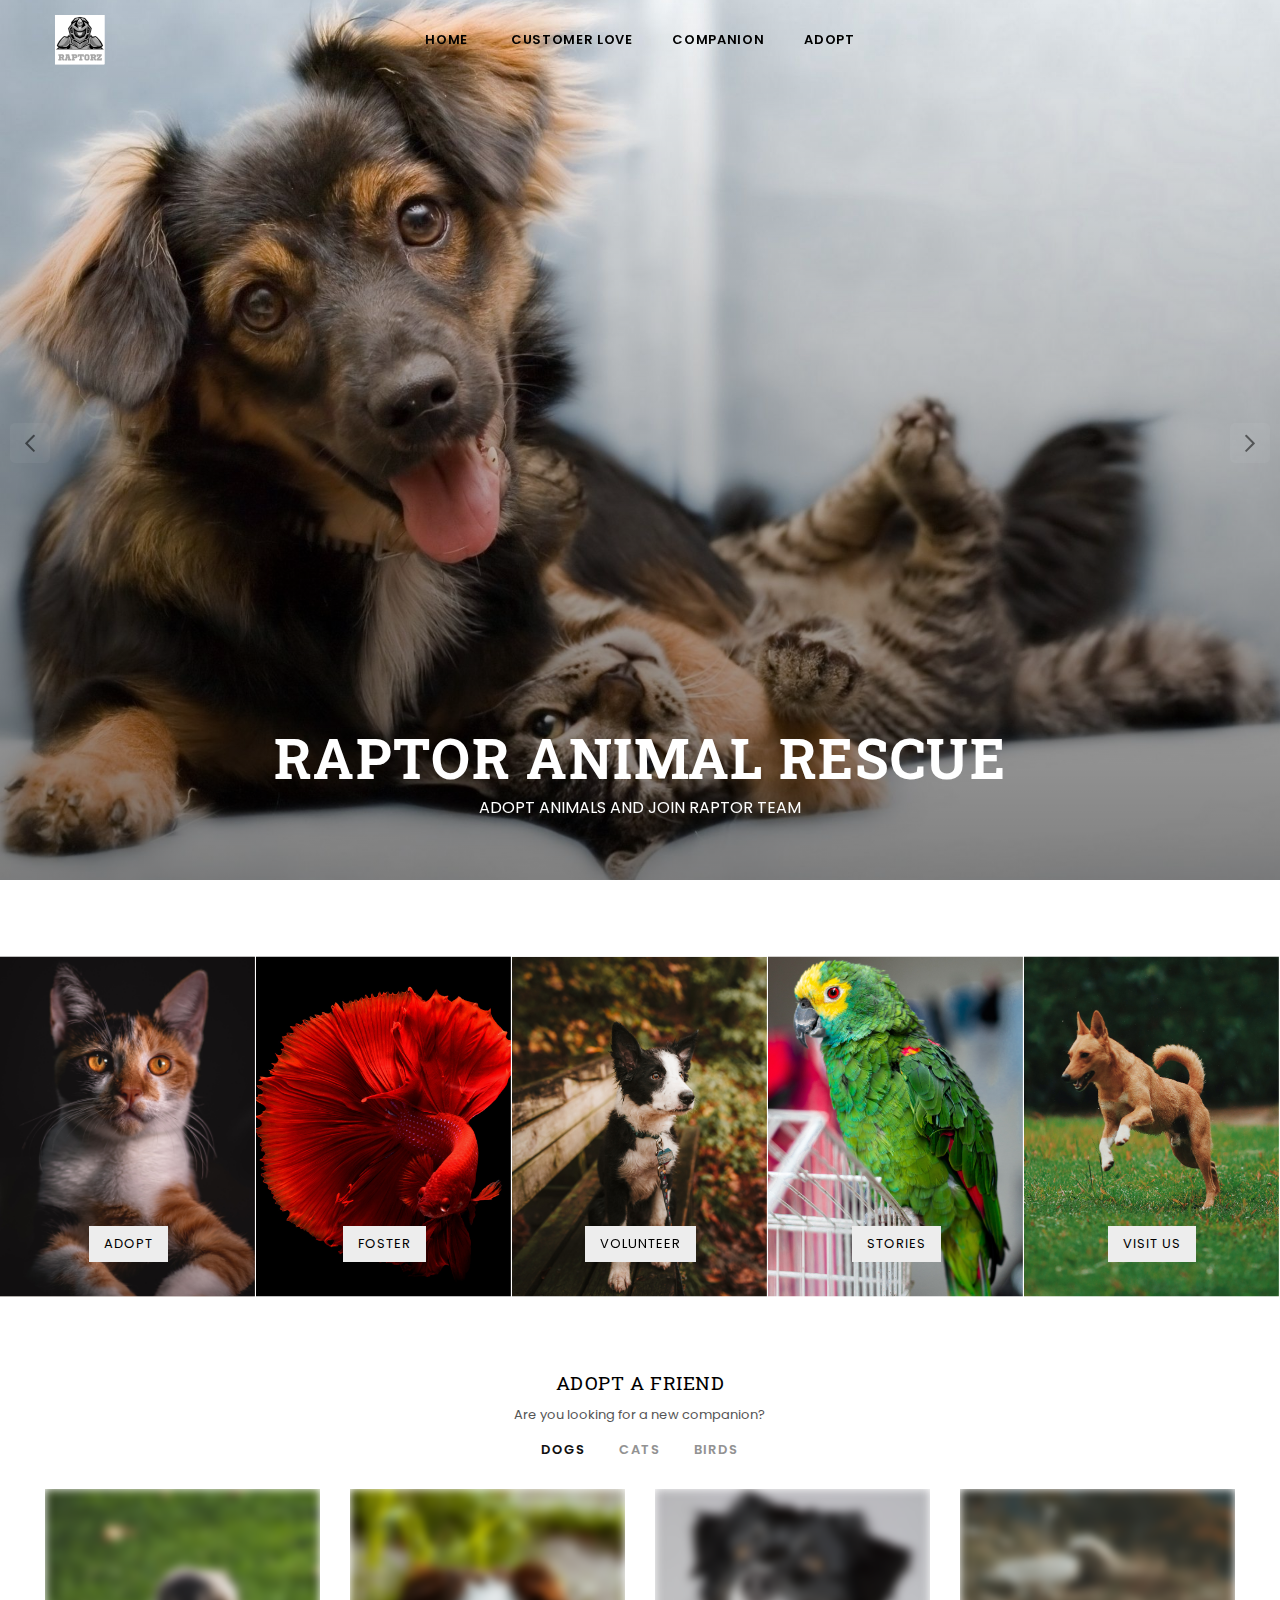
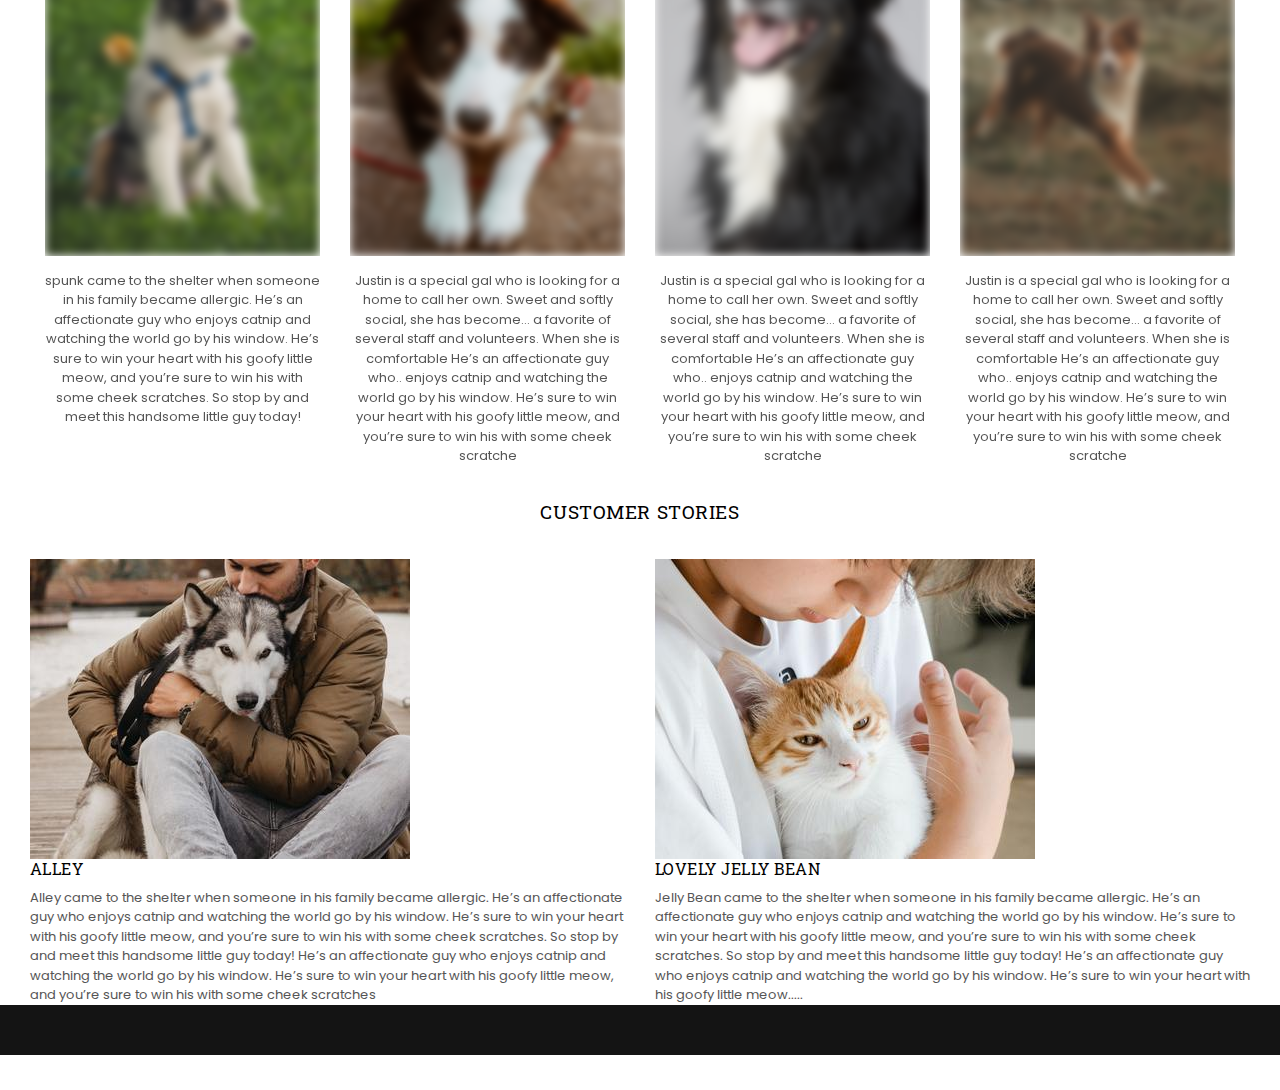
<file: Raptor Animal rescue/index.html>
<!DOCTYPE html>
<html class="no-js" lang="en">

<head>
<meta http-equiv="Content-Type" content="text/html; charset=utf-8" />
<meta http-equiv="x-ua-compatible" content="ie=edge">
<title>RAPTOR RESCUE</title>
<meta name="description" content="description">
<meta name="viewport" content="width=device-width, initial-scale=1">
<!-- Favicon -->
<link rel="shortcut icon" href="assets/images/image%2520raptor/apple-touch-icon.png" />
<!-- Plugins CSS -->
<link rel="stylesheet" href="assets/css/plugins.css">
<!-- Bootstap CSS -->
<link rel="stylesheet" href="assets/css/bootstrap.min.css">
<!-- Main Style CSS -->
<link rel="stylesheet" href="assets/css/style.css">
<link rel="stylesheet" href="assets/css/responsive.css">
</head>
<body>
<div id="pre-loader">
    <img src="assets/images/loader.gif" alt="Loading..." />
</div>
<div class="pageWrapper">
    <!--Header-->
    <div class="header-wrap classicHeader animated d-flex">
    	<div class="container-fluid">        
            <div class="row align-items-center">
            	<!--Desktop Logo-->
                <div class="logo col-md-2 col-lg-2 d-none d-lg-block">
                    <a href="index.html">
                    	<img src="assets/Raptor/raplogo.svg"/>
                    </a>
                </div>
                <!--End Desktop Logo-->
                <div class="col-2 col-sm-3 col-md-3 col-lg-8">
                	<div class="d-block d-lg-none">
                        <button type="button" class="btn--link site-header__menu js-mobile-nav-toggle mobile-nav--open">
                        	<i class="icon anm anm-times-l"></i>
                            <i class="anm anm-bars-r"></i>
                        </button>
                    </div>
                	<!--Desktop Menu-->
                	<nav class="grid__item" id="AccessibleNav"><!-- for mobile -->
                        <ul id="siteNav" class="site-nav medium center hidearrow">
                            <li class="lvl1 parent megamenu"><a href="index.html">Home <i class="anm anm-angle-down-l"></i></a>
                                <div class="megamenu style1">
                                    <ul class="grid mmWrapper">
                                        <li class="grid__item large-up--one-whole">
                                            <ul class="grid">
                                                <li class="grid__item lvl-1 col-md-3 col-lg-3"><a href="ANIMAL.html" class="site-nav lvl-1">Dogs</a>
                                                  </li>
                                                <li class="grid__item lvl-1 col-md-3 col-lg-3"><a href="ANIMAL.html" class="site-nav lvl-1">Cats</a>
                                                </li>
                                                <li class="grid__item lvl-1 col-md-3 col-lg-3"><a href="ANIMAL.html" class="site-nav lvl-1">Birds</a>
                                                </li>
                                                <li class="grid__item lvl-1 col-md-3 col-lg-3"><a href="ANIMAL.html" class="site-nav lvl-1">Fishes</a>
                                                </li>
                                            </ul>
                                        </li>
                                    </ul>
                                </div>
                            </li>
                        <li><a href="CUSTOMER.html" class="site-nav">customer love</a>
 <li><a href="ANIMAL.html" class="site-nav">COMPANION</a>
                     <li><a href="ADOPT.html" class="site-nav">Adopt</a></li>
                      </ul>
                    </nav>
                    <!--End Desktop Menu-->
                </div>
        	</div>
        </div>
    </div>
    <!--End Header-->
    
    <!--Mobile Menu-->
    <div class="mobile-nav-wrapper" role="navigation">
		<div class="closemobileMenu"><i class="icon anm anm-times-l pull-right"></i> Close Menu</div>
        <ul id="MobileNav" class="mobile-nav">
        	<li class="lvl1 parent megamenu"><a href="index.html">Home <i class="anm anm-plus-l"></i></a>
          <ul>
            <li><a href="#" class="site-nav">Dogs<i class="anm anm-plus-l"></i></a>
            </li>
            <li><a href="#" class="site-nav">Cats<i class="anm anm-plus-l"></i></a>
            </li>
            <li><a href="#" class="site-nav">Birds<i class="anm anm-plus-l"></i></a>
            </li>
            <li><a href="#" class="site-nav">Fishes<i class="anm anm-plus-l">
                
            </i></a>
            
            </li>
          </ul>
        </li>
        	<li><a href="CUSTOMER.html" class="site-nav">customer love</a>
        </li>
        	 <li><a href="ANIMAL.html" class="site-nav">COMPANION</a>
        	 
        </li>
        <li><a href="ADOPT.html" class="site-nav">Adopt</a></li>
      </ul>
	</div>
	<!--End Mobile Menu-->
    <!--Mobile Logo-->
                <div class="col-6 col-sm-6 col-md-6 col-lg-2 d-block d-lg-none mobile-logo">
                	<div class="logo">
                        <a href="index.html">
                            <img src="assets/Raptor/mob.jpg" />
                        </a>
                    </div>
                </div>
                <!--Mobile Logo-->
    <!--Body Content-->
    <div id="page-content">
    	<!--Home slider-->
    	<div class="slideshow slideshow-wrapper pb-section sliderFull">
        	<div class="home-slideshow">
            	<div class="slide">
                	<div class="blur-up lazyload bg-size">
                        <img class="blur-up lazyload bg-img" data-src="assets/Raptor/WallpaperDog-20400589.jpg" 
                        src="assets/Raptor/WallpaperDog-20400589.jpg">
                        <div class="slideshow__text-wrap slideshow__overlay classic bottom">
                            <div class="slideshow__text-content bottom">
                                <div class="wrap-caption center">
                                        <h2 class="h1 mega-title slideshow__title">Raptor Animal Rescue</h2>
                                        <span class="mega-subtitle slideshow__subtitle">Adopt Animals and Join Raptor Team</span>
                                    </div>
                            </div>
                        </div>
                    </div>
                </div>
                <div class="slide">
                	<div class="blur-up lazyload bg-size">
                        <img class="blur-up lazyload bg-img" data-src="assets/Raptor/WallpaperDog-20400577.jpg" src="assets/Raptor/WallpaperDog-20400577.jpg" />
                        <div class="slideshow__text-wrap slideshow__overlay classic bottom">
                            <div class="slideshow__text-content bottom">
                                <div class="wrap-caption center">
                                    <h2 class="h1 mega-title slideshow__title">Raptor Animal Rescue</h2>
                                    <span class="mega-subtitle slideshow__subtitle">Adopt Animals and Join Raptor Team</span>
                                </div>
                            </div>
                        </div>
                    </div>
                </div>
            </div>
        </div>
        <!--End Home slider-->
         
        <!--Collection Box slider-->
        <div class="collection-box section">
        	<div class="container-fluid">
				<div class="collection-grid">
                        <div class="collection-grid-item">
                            <a href="" class="collection-grid-item__link">
                                <img data-src="assets/Raptor/cat.svg" src="assets/Raptor/cat.svg" class="blur-up lazyload"/>
                                <div class="collection-grid-item__title-wrapper">
                                    <h3 class="collection-grid-item__title btn btn--secondary no-border">ADOPT</h3>
                                </div>
                            </a>
                        </div>
                        <div class="collection-grid-item">
                            <a href="" class="collection-grid-item__link">
                                <img class="blur-up lazyload" data-src="assets/Raptor/fish.svg" src="assets/Raptor/fish.svg"/>
                                <div class="collection-grid-item__title-wrapper">
                                    <h3 class="collection-grid-item__title btn btn--secondary no-border">FOSTER</h3>
                                </div>
                            </a>
                        </div>
                        <div class="collection-grid-item blur-up lazyloaded">
                            <a href="" class="collection-grid-item__link">
                                <img data-src="assets/Raptor/dog.svg" src="assets/Raptor/dog.svg" class="blur-up lazyload"/>
                             <div class="collection-grid-item__title-wrapper">
                                    <h3 class="collection-grid-item__title btn btn--secondary no-border">DONATE</h3>
                                </div>
                                <div class="collection-grid-item__title-wrapper">
                                    <h3 class="collection-grid-item__title btn btn--secondary no-border">VOLUNTEER</h3>
                                </div>
                            </a>
                        </div>
                        <div class="collection-grid-item">
                            <a href="" class="collection-grid-item__link">
                                <img data-src="assets/Raptor/bird.svg" src="assets/Raptor/bird.svg"  class="blur-up lazyload"/>
                            </a>
                            <div class="collection-grid-item__title-wrapper">
                                    <h3 class="collection-grid-item__title btn btn--secondary no-border">STORIES</h3>
                                </div>
                        </div>
                        <div class="collection-grid-item">
                            <a href="" class="collection-grid-item__link">
                                <img data-src="assets/Raptor/dog2.svg" src="assets/Raptor/dog2.svg" class="blur-up lazyload"/>
                                <div class="collection-grid-item__title-wrapper">
                                    <h3 class="collection-grid-item__title btn btn--secondary no-border">VISIT US</h3>
                                </div>
                            </a>
                            
                        </div>
                        <div class="collection-grid-item">
                            <a href="" class="collection-grid-item__link">
                                <img data-src="assets/Raptor/dog-cat.svg" src="assets/Raptor/dog-cat.svg" class="blur-up lazyload"/>
                                <div class="collection-grid-item__title-wrapper">
                                    <h3 class="collection-grid-item__title btn btn--secondary no-border">Love</h3>
                                </div>
                            </a>
                        </div>
                    </div>
            </div>
        </div>
        <!--End Collection Box slider-->
        
        <!--Collection Tab slider-->
        <div class="tab-slider-product section">
        	<div class="container">
            	<div class="row">
                	<div class="col-12 col-sm-12 col-md-12 col-lg-12">
                        <div class="section-header text-center">
                            <h2 class="h2">Adopt a Friend</h2>
                            <p>Are you looking for a new companion?</p>
                        </div>
                        <div class="tabs-listing">
                            <ul class="tabs clearfix">
                                <li class="active" rel="tab1">DOGS</li>
                                <li rel="tab2">CATS</li>
                                <li rel="tab3">BIRDS</li>
                            </ul>
                            <div class="tab_container">
                                <div id="tab1" class="tab_content grid-products">
                                    <div class="productSlider">
                                        <div class="col-12 item">
                                            <!-- start dog image -->
                                            <div class="product-image">
                                                <!-- start DOG image -->
                                                <a>
                                                    <!-- image -->
                                                    <img class="primary blur-up lazyload" data-src="assets/Raptor/dog/dog1.png" src="assets/Raptor/dog/dog1.png" alt="image" title="dog">
                                                    <!-- End image -->
                                                    <!-- Hover image -->
                                                    <img class="hover blur-up lazyload" data-src="assets/Raptor/dog/dog1.png" src="assets/Raptor/dog/dog1.png" alt="image" title="dog">
                                                    <!-- End hover image -->
                                                </a>
                                                <!-- end dog image -->
                                                  <form class="variants add">
                                                    <button class="btn btn-addto-cart" type="button" tabindex="0">SPUNK</button>
                                                </form>
                                            </div>
                                            <!-- end dog image -->
                                            <!--start dog details -->
                                            <div class="product-details text-center">
                                                <!-- dog name -->
                                                <div class="product-name">
<p>spunk came to the shelter when someone in his family became allergic. He’s an affectionate guy who enjoys catnip and watching the world go by his window. He’s sure to win your heart with his goofy little meow, and you’re sure to win his with some cheek scratches. So stop by and meet this handsome little guy today! </p>
                                                </div>
                                                <!-- End dog name -->
                                            </div>
                                        </div>
                                        <div class="col-12 item">
                                            <!-- start DOG image -->
                                            <div class="product-image">
                                                <!-- start DOG image -->
                                                <a >
                                                    <!-- image -->
                                                    <img class="primary blur-up lazyload" data-src="assets/Raptor/dog/dog2.png" src="assets/Raptor/dog/dog2.png" alt="image" title="DOG">
                                                    <!-- End image -->
                                                    <!-- Hover image -->
                                                    <img class="hover blur-up lazyload" data-src="assets/Raptor/dog/dog2.png" src="assets/Raptor/dog/dog2.png" alt="image" title="Dog">
                                                    <!-- End hover image -->
                                                </a>
                                                 <!-- end dog image -->
                                                  <form class="variants add">
                                                    <button class="btn btn-addto-cart" type="button" tabindex="0">Justin</button>
                                                </form>
                                            </div>
         <!--start dog details -->
                                            <div class="product-details text-center">
                                                <!-- dog name -->
                                                <div class="product-name">
<p>Justin  is a special gal who is looking for a home to call her own. Sweet and softly social, she has become… a favorite of several staff and volunteers. When she is comfortable He’s an affectionate guy who.. enjoys catnip and watching the world go by his window. He’s sure to win your heart with his goofy little meow, and you’re sure to win his with some cheek scratche </p>
                                                </div>
                                                <!-- End dog name -->
                                            </div>
                                        </div>
                                              <div class="col-12 item">
                                            <!-- start DOG image -->
                                            <div class="product-image">
                                                <!-- start DOG image -->
                                                <a>
                                                    <!-- image -->
                                                    <img class="primary blur-up lazyload" data-src="assets/Raptor/dog/dog3.png" src="assets/Raptor/dog/dog3.png" alt="image" title="DOG">
                                                    <!-- End image -->
                                                    <!-- Hover image -->
                                                    <img class="hover blur-up lazyload" data-src="assets/Raptor/dog/dog3.png" src="assets/Raptor/dog/dog3.png" alt="image" title="Dog">
                                                    <!-- End hover image -->
                                                </a>
                                                 <!-- end dog image -->
                                                  <form class="variants add">
                                                    <button class="btn btn-addto-cart" type="button" tabindex="0">SPIKE</button>
                                                </form>
                                            </div>
         <!--start dog details -->
                                            <div class="product-details text-center">
                                                <!-- dog name -->
                                                <div class="product-name">
<p>Justin  is a special gal who is looking for a home to call her own. Sweet and softly social, she has become… a favorite of several staff and volunteers. When she is comfortable He’s an affectionate guy who.. enjoys catnip and watching the world go by his window. He’s sure to win your heart with his goofy little meow, and you’re sure to win his with some cheek scratche </p>
                                                </div>
                                                <!-- End dog name -->
                                            </div>
                                        </div>
                                              <div class="col-12 item">
                                            <!-- start DOG image -->
                                            <div class="product-image">
                                                <!-- start DOG image -->
                                                <a>
                                                    <!-- image -->
                                                    <img class="primary blur-up lazyload" data-src="assets/Raptor/dog/dog4.png" src="assets/Raptor/dog/dog4.png" alt="image" title="DOG">
                                                    <!-- End image -->
                                                    <!-- Hover image -->
                                                    <img class="hover blur-up lazyload" data-src="assets/Raptor/dog/dog4.png" src="assets/Raptor/dog/dog4.png" alt="image" title="Dog">
                                                    <!-- End hover image -->
                                                </a>
                                                 <!-- end dog image -->
                                                  <form class="variants add">
                                                    <button class="btn btn-addto-cart" type="button" tabindex="0">DUKE</button>
                                                </form>
                                            </div>
         <!--start dog details -->
                                            <div class="product-details text-center">
                                                <!-- dog name -->
                                                <div class="product-name">
<p>Justin  is a special gal who is looking for a home to call her own. Sweet and softly social, she has become… a favorite of several staff and volunteers. When she is comfortable He’s an affectionate guy who.. enjoys catnip and watching the world go by his window. He’s sure to win your heart with his goofy little meow, and you’re sure to win his with some cheek scratche </p>
                                                </div>
                                                <!-- End dog name -->
                                            </div>
                                        </div>
                                       
      <div class="col-12 item">
                                            <!-- start DOG image -->
                                            <div class="product-image">
                                                <!-- start DOG image -->
                                                <a>
                                                    <!-- image -->
                                                    <img class="primary blur-up lazyload" data-src="assets/Raptor/dog/dog5.png" src="assets/Raptor/dog/dog5.png" alt="image" title="DOG">
                                                    <!-- End image -->
                                                    <!-- Hover image -->
                                                    <img class="hover blur-up lazyload" data-src="assets/Raptor/dog/dog5.png" src="assets/Raptor/dog/dog5.png" alt="image" title="Dog">
                                                    <!-- End hover image -->
                                                </a>
                                                 <!-- end dog image -->
                                                  <form class="variants add">
                                                    <button class="btn btn-addto-cart" type="button" tabindex="0">TUNA</button>
                                                </form>
                                            </div>
         <!--start dog details -->
                                            <div class="product-details text-center">
                                                <!-- dog name -->
                                                <div class="product-name">
<p>Justin  is a special gal who is looking for a home to call her own. Sweet and softly social, she has become… a favorite of several staff and volunteers. When she is comfortable He’s an affectionate guy who.. enjoys catnip and watching the world go by his window. He’s sure to win your heart with his goofy little meow, and you’re sure to win his with some cheek scratche </p>
                                                </div>
                                                <!-- End dog name -->
                                            </div>
                                        </div>
                                        </div>
                                    </div>
                                </div>
                                <div id="tab2" class="tab_content grid-products">
                                    <div class="productSlider">
                                       <div class="col-12 item">
                                            <!-- start DOG image -->
                                            <div class="product-image">
                                                <!-- start DOG image -->
                                                <a>
                                                    <!-- image -->
                                                    <img class="primary blur-up lazyload" data-src="assets/Raptor/cat/cat1.png" src="assets/Raptor/cat/cat1.png" alt="image" title="DOG">
                                                    <!-- End image -->
                                                    <!-- Hover image -->
                                                    <img class="hover blur-up lazyload" data-src="assets/Raptor/cat/cat1.png" src="assets/Raptor/cat/cat1.png" alt="image" title="Dog">
                                                    <!-- End hover image -->
                                                </a>
                                                 <!-- end dog image -->
                                                  <form class="variants add">
                                                    <button class="btn btn-addto-cart" type="button" tabindex="0">SPUN</button>
                                                </form>
                                            </div>
         <!--start dog details -->
                                            <div class="product-details text-center">
                                                <!-- dog name -->
                                                <div class="product-name">
<p>Justin  is a special gal who is looking for a home to call her own. Sweet and softly social, she has become… a favorite of several staff and volunteers. When she is comfortable He’s an affectionate guy who.. enjoys catnip and watching the world go by his window. He’s sure to win your heart with his goofy little meow, and you’re sure to win his with some cheek scratche </p>
                                                </div>
                                                <!-- End dog name -->
                                            </div>
                                        </div>
                                       <div class="col-12 item">
                                            <!-- start DOG image -->
                                            <div class="product-image">
                                                <!-- start DOG image -->
                                                <a>
                                                    <!-- image -->
                                                    <img class="primary blur-up lazyload" data-src="assets/Raptor/cat/cat2.png" src="assets/Raptor/cat/cat2.png" alt="image" title="DOG">
                                                    <!-- End image -->
                                                    <!-- Hover image -->
                                                    <img class="hover blur-up lazyload" data-src="assets/Raptor/cat/cat2.png" src="assets/Raptor/cat/cat2.png" alt="image" title="Dog">
                                                    <!-- End hover image -->
                                                </a>
                                                 <!-- end dog image -->
                                                  <form class="variants add">
                                                    <button class="btn btn-addto-cart" type="button" tabindex="0">ROCKY</button>
                                                </form>
                                            </div>
         <!--start dog details -->
                                            <div class="product-details text-center">
                                                <!-- dog name -->
                                                <div class="product-name">
<p>Justin  is a special gal who is looking for a home to call her own. Sweet and softly social, she has become… a favorite of several staff and volunteers. When she is comfortable He’s an affectionate guy who.. enjoys catnip and watching the world go by his window. He’s sure to win your heart with his goofy little meow, and you’re sure to win his with some cheek scratche </p>
                                                </div>
                                                <!-- End dog name -->
                                            </div>
                                        </div>
                                       <div class="col-12 item">
                                            <!-- start DOG image -->
                                            <div class="product-image">
                                                <!-- start DOG image -->
                                                <a>
                                                    <!-- image -->
                                                    <img class="primary blur-up lazyload" data-src="assets/Raptor/cat/cat3.png" src="assets/Raptor/cat/cat3.png" alt="image" title="DOG">
                                                    <!-- End image -->
                                                    <!-- Hover image -->
                                                    <img class="hover blur-up lazyload" data-src="assets/Raptor/cat/cat3.png" src="assets/Raptor/cat/cat3.png" alt="image" title="Dog">
                                                    <!-- End hover image -->
                                                </a>
                                                 <!-- end dog image -->
                                                  <form class="variants add">
                                                    <button class="btn btn-addto-cart" type="button" tabindex="0">NIKOON</button>
                                                </form>
                                            </div>
         <!--start dog details -->
                                            <div class="product-details text-center">
                                                <!-- dog name -->
                                                <div class="product-name">
<p>Justin  is a special gal who is looking for a home to call her own. Sweet and softly social, she has become… a favorite of several staff and volunteers. When she is comfortable He’s an affectionate guy who.. enjoys catnip and watching the world go by his window. He’s sure to win your heart with his goofy little meow, and you’re sure to win his with some cheek scratche </p>
                                                </div>
                                                <!-- End dog name -->
                                            </div>
                                        </div>
                                       <div class="col-12 item">
                                            <!-- start DOG image -->
                                            <div class="product-image">
                                                <!-- start DOG image -->
                                                <a >
                                                    <!-- image -->
                                                    <img class="primary blur-up lazyload" data-src="assets/Raptor/cat/cat4.png" src="assets/Raptor/cat/cat4.png" alt="image" title="DOG">
                                                    <!-- End image -->
                                                    <!-- Hover image -->
                                                    <img class="hover blur-up lazyload" data-src="assets/Raptor/cat/cat4.png" src="assets/Raptor/cat/cat4.png" alt="image" title="Dog">
                                                    <!-- End hover image -->
                                                </a>
                                                 <!-- end dog image -->
                                                  <form class="variants add">
                                                    <button class="btn btn-addto-cart" type="button" tabindex="0">INHI</button>
                                                </form>
                                            </div>
         <!--start dog details -->
                                            <div class="product-details text-center">
                                                <!-- dog name -->
                                                <div class="product-name">
<p>Justin  is a special gal who is looking for a home to call her own. Sweet and softly social, she has become… a favorite of several staff and volunteers. When she is comfortable He’s an affectionate guy who.. enjoys catnip and watching the world go by his window. He’s sure to win your heart with his goofy little meow, and you’re sure to win his with some cheek scratche </p>
                                                </div>
                                                <!-- End dog name -->
                                            </div>
                                        </div>
                                       <div class="col-12 item">
                                            <!-- start DOG image -->
                                            <div class="product-image">
                                                <!-- start DOG image -->
                                                <a>
                                                    <!-- image -->
                                                    <img class="primary blur-up lazyload" data-src="assets/Raptor/cat/cat5.png" src="assets/Raptor/cat/cat5.png" alt="image" title="DOG">
                                                    <!-- End image -->
                                                    <!-- Hover image -->
                                                    <img class="hover blur-up lazyload" data-src="assets/Raptor/cat/cat5.png" src="assets/Raptor/cat/cat5.png" alt="image" title="Dog">
                                                    <!-- End hover image -->
                                                </a>
                                                 <!-- end dog image -->
                                                  <form class="variants add">
                                                    <button class="btn btn-addto-cart" type="button" tabindex="0">RATTLE</button>
                                                </form>
                                            </div>
         <!--start dog details -->
                                            <div class="product-details text-center">
                                                <!-- dog name -->
                                                <div class="product-name">
<p>Justin  is a special gal who is looking for a home to call her own. Sweet and softly social, she has become… a favorite of several staff and volunteers. When she is comfortable He’s an affectionate guy who.. enjoys catnip and watching the world go by his window. He’s sure to win your heart with his goofy little meow, and you’re sure to win his with some cheek scratche </p>
                                                </div>
                                                <!-- End dog name -->
                                            </div>
                                        </div>
                                    </div>
                                </div>
                                <div id="tab3" class="tab_content grid-products">
                                    <div class="productSlider">
                                        <div class="col-12 item">
                                            <!-- start DOG image -->
                                            <div class="product-image">
                                                <!-- start DOG image -->
                                                <a>
                                                    <!-- image -->
                                                    <img class="primary blur-up lazyload" data-src="assets/Raptor/birds/birds1.png" src="assets/Raptor/birds/birds1.png" alt="image" title="DOG">
                                                    <!-- End image -->
                                                    <!-- Hover image -->
                                                    <img class="hover blur-up lazyload" data-src="assets/Raptor/birds/birds1.png" src="assets/Raptor/birds/birds1.png" alt="image" title="Dog">
                                                    <!-- End hover image -->
                                                </a>
                                                 <!-- end dog image -->
                                                  <form class="variants add">
                                                    <button class="btn btn-addto-cart" type="button" tabindex="0">BABALOON</button>
                                                </form>
                                            </div>
         <!--start dog details -->
                                            <div class="product-details text-center">
                                                <!-- dog name -->
                                                <div class="product-name">
<p>Justin  is a special gal who is looking for a home to call her own. Sweet and softly social, she has become… a favorite of several staff and volunteers. When she is comfortable He’s an affectionate guy who.. enjoys catnip and watching the world go by his window. He’s sure to win your heart with his goofy little meow, and you’re sure to win his with some cheek scratche </p>
                                                </div>
                                                <!-- End dog name -->
                                            </div>
                                        </div>
                                        <div class="col-12 item">
                                            <!-- start DOG image -->
                                            <div class="product-image">
                                                <!-- start DOG image -->
                                                <a>
                                                    <!-- image -->
                                                    <img class="primary blur-up lazyload" data-src="assets/Raptor/birds/birds2.png" src="assets/Raptor/birds/birds2.png" alt="image" title="DOG">
                                                    <!-- End image -->
                                                    <!-- Hover image -->
                                                    <img class="hover blur-up lazyload" data-src="assets/Raptor/birds/birds2.png" src="assets/Raptor/birds/birds2.png" alt="image" title="Dog">
                                                    <!-- End hover image -->
                                                </a>
                                                 <!-- end dog image -->
                                                  <form class="variants add">
                                                    <button class="btn btn-addto-cart" type="button" tabindex="0">CITEZ</button>
                                                </form>
                                            </div>
         <!--start dog details -->
                                            <div class="product-details text-center">
                                                <!-- dog name -->
                                                <div class="product-name">
<p>Justin  is a special gal who is looking for a home to call her own. Sweet and softly social, she has become… a favorite of several staff and volunteers. When she is comfortable He’s an affectionate guy who.. enjoys catnip and watching the world go by his window. He’s sure to win your heart with his goofy little meow, and you’re sure to win his with some cheek scratche </p>
                                                </div>
                                                <!-- End dog name -->
                                            </div>
                                        </div>
                                        <div class="col-12 item">
                                            <!-- start DOG image -->
                                            <div class="product-image">
                                                <!-- start DOG image -->
                                                <a>
                                                    <!-- image -->
                                                    <img class="primary blur-up lazyload" data-src="assets/Raptor/birds/birds3.png" src="assets/Raptor/birds/birds3.png" alt="image" title="DOG">
                                                    <!-- End image -->
                                                    <!-- Hover image -->
                                                    <img class="hover blur-up lazyload" data-src="assets/Raptor/birds/birds3.png" src="assets/Raptor/birds/birds3.png" alt="image" title="Dog">
                                                    <!-- End hover image -->
                                                </a>
                                                 <!-- end dog image -->
                                                  <form class="variants add">
                                                    <button class="btn btn-addto-cart" type="button" tabindex="0">SPARK</button>
                                                </form>
                                            </div>
         <!--start dog details -->
                                            <div class="product-details text-center">
                                                <!-- dog name -->
                                                <div class="product-name">
<p>Justin  is a special gal who is looking for a home to call her own. Sweet and softly social, she has become… a favorite of several staff and volunteers. When she is comfortable He’s an affectionate guy who.. enjoys catnip and watching the world go by his window. He’s sure to win your heart with his goofy little meow, and you’re sure to win his with some cheek scratche </p>
                                                </div>
                                                <!-- End dog name -->
                                            </div>
                                        </div>
                                       <div class="col-12 item">
                                            <!-- start DOG image -->
                                            <div class="product-image">
                                                <!-- start DOG image -->
                                                <a>
                                                    <!-- image -->
                                                    <img class="primary blur-up lazyload" data-src="assets/Raptor/birds/birds4.png" src="assets/Raptor/birds/birds4.png" alt="image" title="DOG">
                                                    <!-- End image -->
                                                    <!-- Hover image -->
                                                    <img class="hover blur-up lazyload" data-src="assets/Raptor/birds/birds4.png" src="assets/Raptor/birds/birds4.png" alt="image" title="Dog">
                                                    <!-- End hover image -->
                                                </a>
                                                 <!-- end dog image -->
                                                  <form class="variants add">
                                                    <button class="btn btn-addto-cart" type="button" tabindex="0">RIYEN</button>
                                                </form>
                                            </div>
         <!--start dog details -->
                                            <div class="product-details text-center">
                                                <!-- dog name -->
                                                <div class="product-name">
<p>Justin  is a special gal who is looking for a home to call her own. Sweet and softly social, she has become… a favorite of several staff and volunteers. When she is comfortable He’s an affectionate guy who.. enjoys catnip and watching the world go by his window. He’s sure to win your heart with his goofy little meow, and you’re sure to win his with some cheek scratche </p>
                                                </div>
                                                <!-- End dog name -->
                                            </div>
                                        </div>
                                       <div class="col-12 item">
                                            <!-- start DOG image -->
                                            <div class="product-image">
                                                <!-- start DOG image -->
                                                <a>
                                                    <!-- image -->
                                                    <img class="primary blur-up lazyload" data-src="assets/Raptor/birds/birds5.png" src="assets/Raptor/birds/birds5.png" alt="image" title="DOG">
                                                    <!-- End image -->
                                                    <!-- Hover image -->
                                                    <img class="hover blur-up lazyload" data-src="assets/Raptor/birds/birds5.png" src="assets/Raptor/birds/birds5.png" alt="image" title="Dog">
                                                    <!-- End hover image -->
                                                </a>
                                                 <!-- end dog image -->
                                                  <form class="variants add">
                                                    <button class="btn btn-addto-cart" type="button" tabindex="0">WINSOS</button>
                                                </form>
                                            </div>
         <!--start dog details -->
                                            <div class="product-details text-center">
                                                <!-- dog name -->
                                                <div class="product-name">
<p>Justin  is a special gal who is looking for a home to call her own. Sweet and softly social, she has become… a favorite of several staff and volunteers. When she is comfortable He’s an affectionate guy who.. enjoys catnip and watching the world go by his window. He’s sure to win your heart with his goofy little meow, and you’re sure to win his with some cheek scratche </p>
                                                </div>
                                                <!-- End dog name -->
                                            </div>
                                        </div>
                                            <!-- End product details -->
                                        </div>
                                    </div>
                                </div>
                            </div>
                        </div>
                    </div>
            	</div>    
            </div>
        </div>
        <!--Collection Tab slider-->
        <!--Latest Blog-->
        <div class="latest-blog section pt-0">
        	<div class="container">
            	<div class="row">
                	<div class="col-12 col-sm-12 col-md-12 col-lg-12">
        				<div class="section-header text-center">
      						<h2 class="h2">CUSTOMER STORIES</h2>
					    </div>
            		</div>
                </div>
            	<div class="row">
                	<div class="col-12 col-sm-12 col-md-6 col-lg-6">
                    	<div class="wrap-blog">
                        	<a class="article__grid-image">
              					<img src="assets/Raptor/loveedog.jpg"  class="blur-up lazyloaded"/>
				            </a>
                            <div class="article__grid-meta article__grid-meta--has-image">
                                <div class="wrap-blog-inner">
                                    <h2 class="h3 article__title">
                                      <a >Alley</a>
                                    </h2>
                    
                                    <div class="rte article__grid-excerpt">
Alley came to the shelter when someone in his family became allergic. He’s an affectionate guy who enjoys catnip and watching the world go by his window. He’s sure to win your heart with his goofy little meow, and you’re sure to win his with some cheek scratches. So stop by and meet this handsome little guy today! He’s an affectionate guy who enjoys catnip and watching the world go by his window. He’s sure to win your heart with his goofy little meow, and you’re sure to win his with some cheek scratches
                                    </div>
                                </div>
							</div>
                        </div>
                    </div>
                    <div class="col-12 col-sm-12 col-md-6 col-lg-6">
                    	<div class="wrap-blog">
                        	<a  class="article__grid-image">
              					<img src="assets/Raptor/lovecat.jpg">
				            </a>
                            <div class="article__grid-meta article__grid-meta--has-image">
                                <div class="wrap-blog-inner">
                                    <h2 class="h3 article__title">
                                      <a>Lovely Jelly Bean</a>
                                    </h2>
                                    <div class="rte article__grid-excerpt">
                                       Jelly Bean came to the shelter when someone in his family became allergic. He’s an affectionate guy who enjoys catnip and watching the world go by his window. He’s sure to win your heart with his goofy little meow, and you’re sure to win his with some cheek scratches. So stop by and meet this handsome little guy today! He’s an affectionate guy who enjoys catnip and watching the world go by his window. He’s sure to win your heart with his goofy little meow.....
                                    <ul class="list--inline article__meta-buttons">
                                    </ul>
                                </div>
							</div>
                        </div>
                    </div>
                </div>
            </div>
        </div>
        <!--End Latest Blog-->
    <!--Footer-->
    <footer id="footer">
        <div class="site-footer">
        	<div class="container">
                <div class="footer-bottom">
                	<div class="row">
                    </div>
                </div>
            </div>
        </div>
    </footer>
    <!--End Footer-->
    <!--Scoll Top-->
    <span id="site-scroll"><i class="icon anm anm-angle-up-r"></i></span>
    <!--End Scoll Top-->
     <!-- Including Jquery -->
     <script src="assets/js/vendor/jquery-3.3.1.min.js"></script>
     <script src="assets/js/vendor/modernizr-3.6.0.min.js"></script>
     <script src="assets/js/vendor/jquery.cookie.js"></script>
     <script src="assets/js/vendor/wow.min.js"></script>
     <!-- Including Javascript -->
     <script src="assets/js/bootstrap.min.js"></script>
     <script src="assets/js/plugins.js"></script>
     <script src="assets/js/popper.min.js"></script>
     <script src="assets/js/lazysizes.js"></script>
     <script src="assets/js/main.js"></script>
</div>
</body>
</html>
</file>
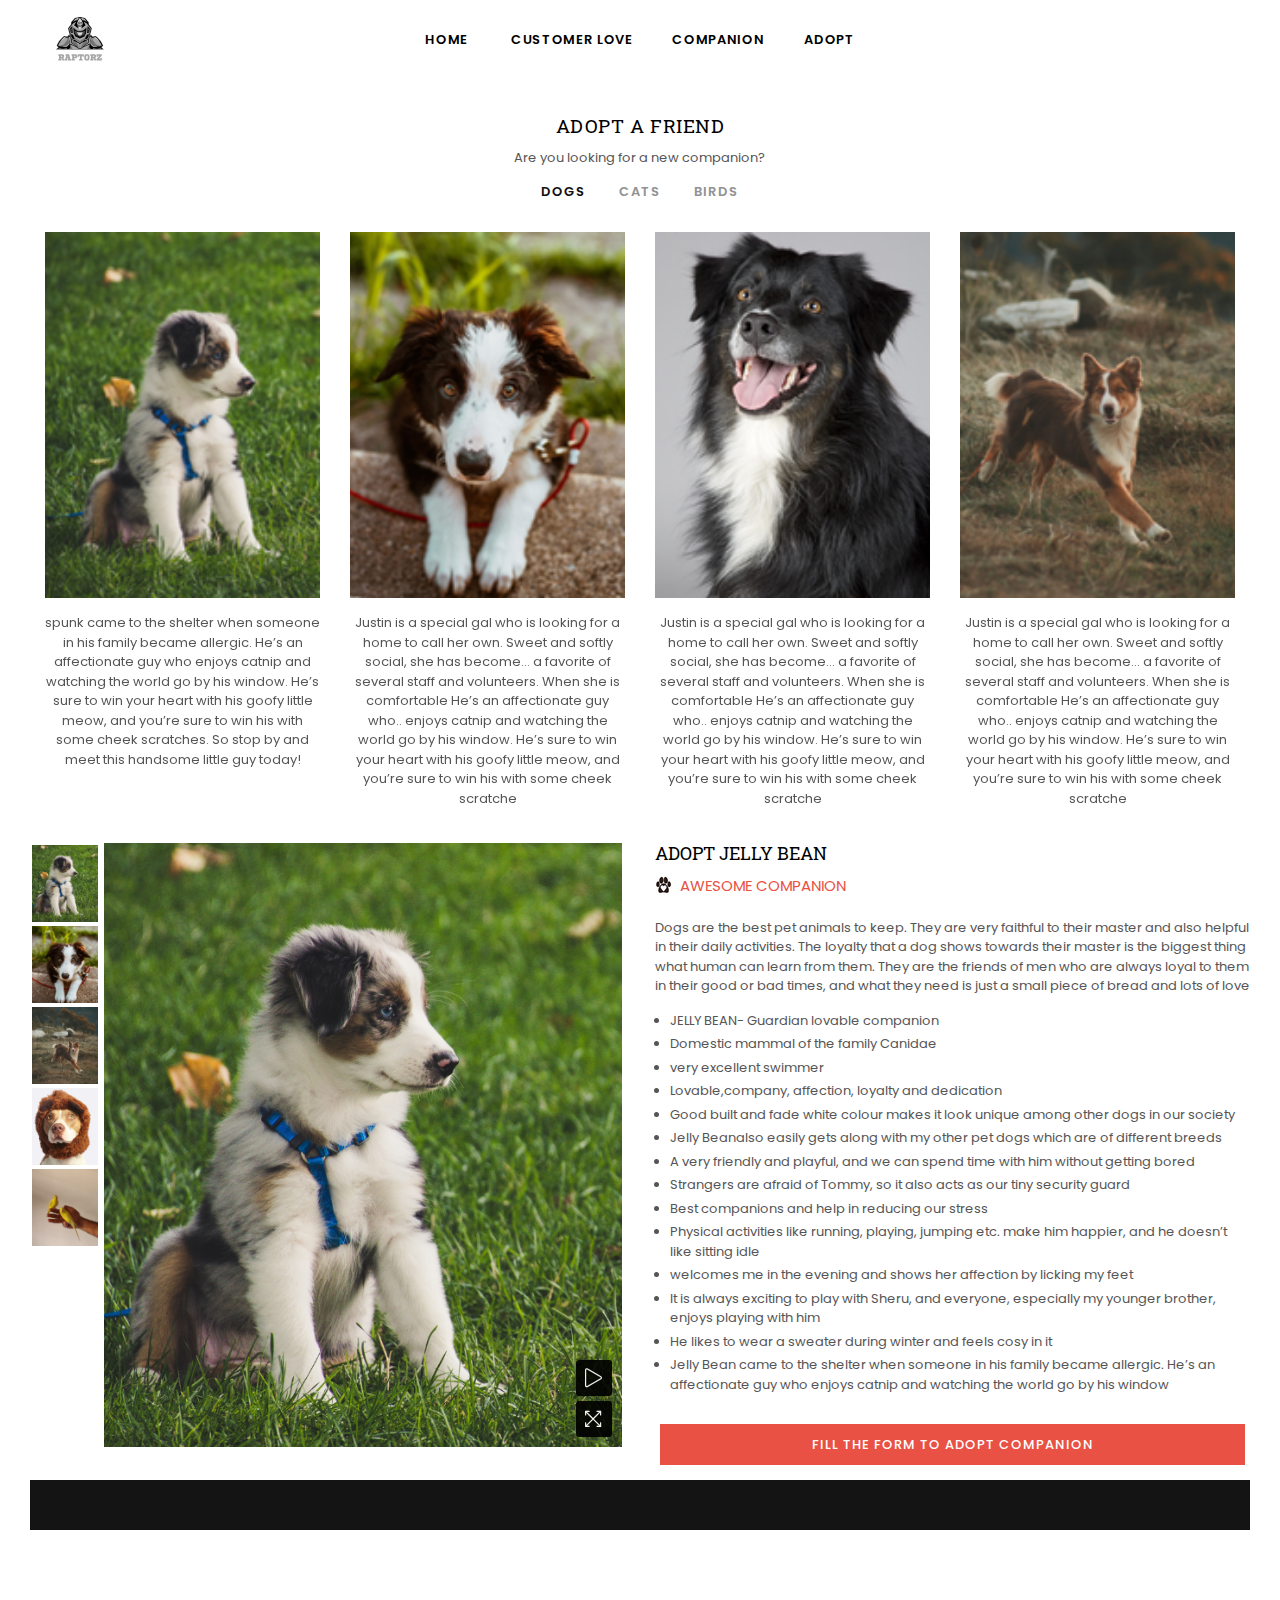
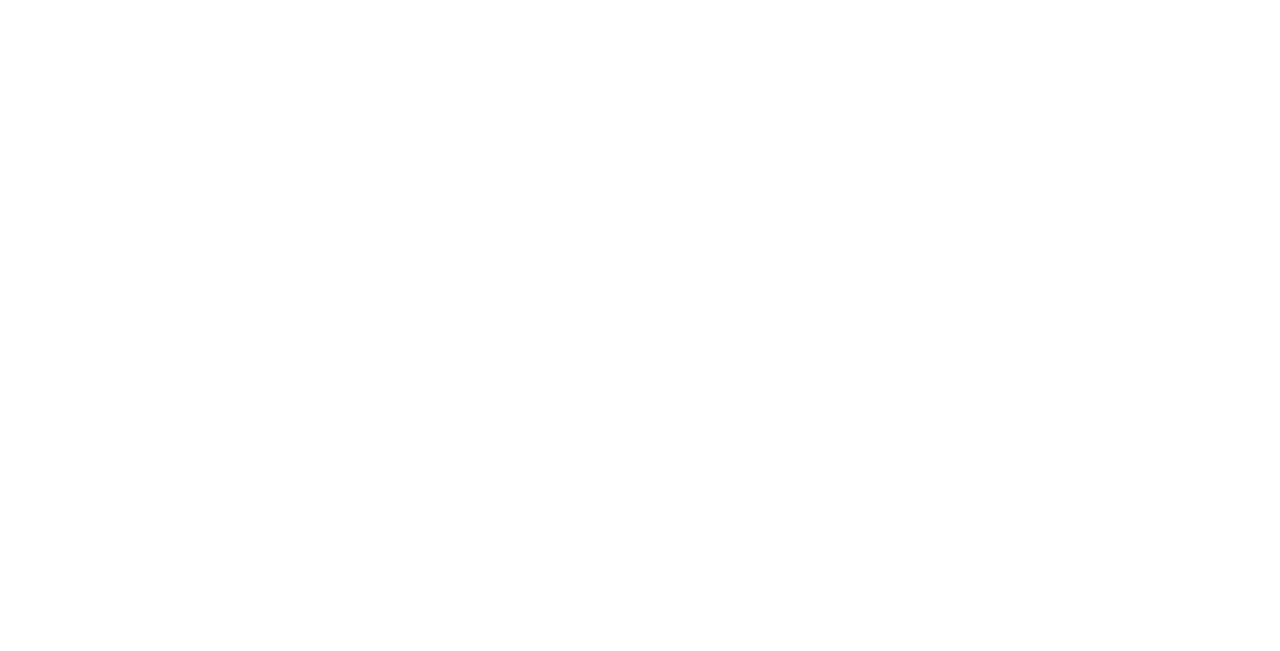
<file: Raptor Animal rescue/ADOPT.html>
<!DOCTYPE html>
<html class="no-js" lang="en">

<head>
<meta http-equiv="Content-Type" content="text/html; charset=utf-8" />
<meta http-equiv="x-ua-compatible" content="ie=edge">
<title>RAPTOR RESCUE</title>
<meta name="description" content="description">
<meta name="viewport" content="width=device-width, initial-scale=1">
<!-- Favicon -->
<link rel="shortcut icon" href="assets/images/image%2520raptor/apple-touch-icon.png" />
<!-- Plugins CSS -->
<link rel="stylesheet" href="assets/css/plugins.css">
<!-- Bootstap CSS -->
<link rel="stylesheet" href="assets/css/bootstrap.min.css">
<!-- Main Style CSS -->
<link rel="stylesheet" href="assets/css/style.css">
<link rel="stylesheet" href="assets/css/responsive.css">
</head>
<body>
<div id="pre-loader">
    <img src="assets/images/loader.gif" alt="Loading..." />
</div>
<div class="pageWrapper">
        <!--Header-->
        <div class="header-wrap animated d-flex">
            <div class="container-fluid">        
                <div class="row align-items-center">
                    <!--Desktop Logo-->
                    <div class="logo col-md-2 col-lg-2 d-none d-lg-block">
                        <a href="index.html">
                            <img src="assets/Raptor/raplogo.svg" />
                        </a>
                    </div>
                    <!--End Desktop Logo-->
                    <div class="col-2 col-sm-3 col-md-3 col-lg-8">
                        <div class="d-block d-lg-none">
                            <button type="button" class="btn--link site-header__menu js-mobile-nav-toggle mobile-nav--open">
                                <i class="icon anm anm-times-l"></i>
                                <i class="anm anm-bars-r"></i>
                            </button>
                        </div>
                        <!--Desktop Menu-->
                        <nav class="grid__item" id="AccessibleNav"><!-- for mobile -->
                            <ul id="siteNav" class="site-nav medium center hidearrow">
                            <li class="lvl1 parent megamenu"><a href="index.html">Home <i class="anm anm-angle-down-l"></i></a>
                                <div class="megamenu style1">
                                    <ul class="grid mmWrapper">
                                                                                    <ul class="grid">
                                                <li class="grid__item lvl-1 col-md-3 col-lg-3"><a href="ANIMAL.html" class="site-nav lvl-1">Dogs</a>
                                                  </li>
                                                <li class="grid__item lvl-1 col-md-3 col-lg-3"><a href="ANIMAL.html" class="site-nav lvl-1">Cats</a>
                                                </li>
                                                <li class="grid__item lvl-1 col-md-3 col-lg-3"><a href="ANIMAL.html" class="site-nav lvl-1">Birds</a>
                                                </li>
                                                <li class="grid__item lvl-1 col-md-3 col-lg-3"><a href="ANIMAL.html" class="site-nav lvl-1">Fishes</a>
                                                </li>
                                            </ul>
                                    </ul>
                                </div>
                            </li>
                        <li><a href="index.html" class="site-nav">customer love</a> 
<li><a href="ANIMAL.html" class="site-nav">Companion</a>
<li><a href="ADOPT.html" class="site-nav">Adopt</a></li>   
</ul>  
                    </div>
                </div>
            </div>
        </div>
        <!--End Header-->
        <!--Mobile Menu-->
        <div class="mobile-nav-wrapper" role="navigation">
		<div class="closemobileMenu"><i class="icon anm anm-times-l pull-right"></i> Close Menu</div>
        <ul id="MobileNav" class="mobile-nav">
        	 <ul id="MobileNav" class="mobile-nav">

        	<li class="lvl1 parent megamenu"><a href="index.html">Home <i class="anm anm-plus-l"></i></a>
          <ul>
            <li><a href="ANIMAL.html" class="site-nav">Dogs<i class="anm anm-plus-l"></i></a>
            </li>
            <li><a href="ANIMAL.html" class="site-nav">Cats<i class="anm anm-plus-l"></i></a>
            </li>
            <li><a href="ANIMAL.html" class="site-nav">Birds<i class="anm anm-plus-l"></i></a>
            </li>
            <li><a href="ANIMAL.html" class="site-nav">Fishes<i class="anm anm-plus-l">
                
            </i></a>
            
            </li>
          </ul>
        </li>
                 <li><a href="index.html" class="site-nav">customer love</a></li>
<li><a href="ANIMAL.html" class="site-nav">Companion</a></li>
<li><a href="ADOPT.html" class="site-nav">Adopt</a></li>
      </ul>
      </ul>
       
	</div>
        <!--End Mobile Menu-->
        <!--Collection Tab slider-->
        <div class="tab-slider-product section">
        	<div class="container">
            	<div class="row">
                	<div class="col-12 col-sm-12 col-md-12 col-lg-12">
                        <div class="section-header text-center">
                            <h2 class="h2">Adopt a Friend</h2>
                            <p>Are you looking for a new companion?</p>
                        </div>
                        <div class="tabs-listing">
                            <ul class="tabs clearfix">
                                <li class="active" rel="tab1">DOGS</li>
                                <li rel="tab2">CATS</li>
                                <li rel="tab3">BIRDS</li>
                            </ul>
                            <div class="tab_container">
                                <div id="tab1" class="tab_content grid-products">
                                    <div class="productSlider">
                                        <div class="col-12 item">
                                            <!-- start dog image -->
                                            <div class="product-image">
                                                <!-- start DOG image -->
                                                <a>
                                                    <!-- image -->
                                                    <img class="primary blur-up lazyload" data-src="assets/Raptor/dog/dog1.png" src="assets/Raptor/dog/dog1.png" alt="image" title="dog">
                                                    <!-- End image -->
                                                    <!-- Hover image -->
                                                    <img class="hover blur-up lazyload" data-src="assets/Raptor/dog/dog1.png" src="assets/Raptor/dog/dog1.png" alt="image" title="dog">
                                                    <!-- End hover image -->
                                                </a>
                                                <!-- end dog image -->
                                                  <form class="variants add">
                                                    <button class="btn btn-addto-cart" type="button" tabindex="0">SPUNK</button>
                                                </form>
                                            </div>
                                            <!-- end dog image -->
                                            <!--start dog details -->
                                            <div class="product-details text-center">
                                                <!-- dog name -->
                                                <div class="product-name">
<p>spunk came to the shelter when someone in his family became allergic. He’s an affectionate guy who enjoys catnip and watching the world go by his window. He’s sure to win your heart with his goofy little meow, and you’re sure to win his with some cheek scratches. So stop by and meet this handsome little guy today! </p>
                                                </div>
                                                <!-- End dog name -->
                                            </div>
                                        </div>
                                        <div class="col-12 item">
                                            <!-- start DOG image -->
                                            <div class="product-image">
                                                <!-- start DOG image -->
                                                <a >
                                                    <!-- image -->
                                                    <img class="primary blur-up lazyload" data-src="assets/Raptor/dog/dog2.png" src="assets/Raptor/dog/dog2.png" alt="image" title="DOG">
                                                    <!-- End image -->
                                                    <!-- Hover image -->
                                                    <img class="hover blur-up lazyload" data-src="assets/Raptor/dog/dog2.png" src="assets/Raptor/dog/dog2.png" alt="image" title="Dog">
                                                    <!-- End hover image -->
                                                </a>
                                                 <!-- end dog image -->
                                                  <form class="variants add">
                                                    <button class="btn btn-addto-cart" type="button" tabindex="0">Justin</button>
                                                </form>
                                            </div>
         <!--start dog details -->
                                            <div class="product-details text-center">
                                                <!-- dog name -->
                                                <div class="product-name">
<p>Justin  is a special gal who is looking for a home to call her own. Sweet and softly social, she has become… a favorite of several staff and volunteers. When she is comfortable He’s an affectionate guy who.. enjoys catnip and watching the world go by his window. He’s sure to win your heart with his goofy little meow, and you’re sure to win his with some cheek scratche </p>
                                                </div>
                                                <!-- End dog name -->
                                            </div>
                                        </div>
                                              <div class="col-12 item">
                                            <!-- start DOG image -->
                                            <div class="product-image">
                                                <!-- start DOG image -->
                                                <a>
                                                    <!-- image -->
                                                    <img class="primary blur-up lazyload" data-src="assets/Raptor/dog/dog3.png" src="assets/Raptor/dog/dog3.png" alt="image" title="DOG">
                                                    <!-- End image -->
                                                    <!-- Hover image -->
                                                    <img class="hover blur-up lazyload" data-src="assets/Raptor/dog/dog3.png" src="assets/Raptor/dog/dog3.png" alt="image" title="Dog">
                                                    <!-- End hover image -->
                                                </a>
                                                 <!-- end dog image -->
                                                  <form class="variants add">
                                                    <button class="btn btn-addto-cart" type="button" tabindex="0">SPIKE</button>
                                                </form>
                                            </div>
         <!--start dog details -->
                                            <div class="product-details text-center">
                                                <!-- dog name -->
                                                <div class="product-name">
<p>Justin  is a special gal who is looking for a home to call her own. Sweet and softly social, she has become… a favorite of several staff and volunteers. When she is comfortable He’s an affectionate guy who.. enjoys catnip and watching the world go by his window. He’s sure to win your heart with his goofy little meow, and you’re sure to win his with some cheek scratche </p>
                                                </div>
                                                <!-- End dog name -->
                                            </div>
                                        </div>
                                              <div class="col-12 item">
                                            <!-- start DOG image -->
                                            <div class="product-image">
                                                <!-- start DOG image -->
                                                <a>
                                                    <!-- image -->
                                                    <img class="primary blur-up lazyload" data-src="assets/Raptor/dog/dog4.png" src="assets/Raptor/dog/dog4.png" alt="image" title="DOG">
                                                    <!-- End image -->
                                                    <!-- Hover image -->
                                                    <img class="hover blur-up lazyload" data-src="assets/Raptor/dog/dog4.png" src="assets/Raptor/dog/dog4.png" alt="image" title="Dog">
                                                    <!-- End hover image -->
                                                </a>
                                                 <!-- end dog image -->
                                                  <form class="variants add">
                                                    <button class="btn btn-addto-cart" type="button" tabindex="0">DUKE</button>
                                                </form>
                                            </div>
         <!--start dog details -->
                                            <div class="product-details text-center">
                                                <!-- dog name -->
                                                <div class="product-name">
<p>Justin  is a special gal who is looking for a home to call her own. Sweet and softly social, she has become… a favorite of several staff and volunteers. When she is comfortable He’s an affectionate guy who.. enjoys catnip and watching the world go by his window. He’s sure to win your heart with his goofy little meow, and you’re sure to win his with some cheek scratche </p>
                                                </div>
                                                <!-- End dog name -->
                                            </div>
                                        </div>
                                       
      <div class="col-12 item">
                                            <!-- start DOG image -->
                                            <div class="product-image">
                                                <!-- start DOG image -->
                                                <a>
                                                    <!-- image -->
                                                    <img class="primary blur-up lazyload" data-src="assets/Raptor/dog/dog5.png" src="assets/Raptor/dog/dog5.png" alt="image" title="DOG">
                                                    <!-- End image -->
                                                    <!-- Hover image -->
                                                    <img class="hover blur-up lazyload" data-src="assets/Raptor/dog/dog5.png" src="assets/Raptor/dog/dog5.png" alt="image" title="Dog">
                                                    <!-- End hover image -->
                                                </a>
                                                 <!-- end dog image -->
                                                  <form class="variants add">
                                                    <button class="btn btn-addto-cart" type="button" tabindex="0">TUNA</button>
                                                </form>
                                            </div>
         <!--start dog details -->
                                            <div class="product-details text-center">
                                                <!-- dog name -->
                                                <div class="product-name">
<p>Justin  is a special gal who is looking for a home to call her own. Sweet and softly social, she has become… a favorite of several staff and volunteers. When she is comfortable He’s an affectionate guy who.. enjoys catnip and watching the world go by his window. He’s sure to win your heart with his goofy little meow, and you’re sure to win his with some cheek scratche </p>
                                                </div>
                                                <!-- End dog name -->
                                            </div>
                                        </div>
                                        </div>
                                    </div>
                                </div>
                                <div id="tab2" class="tab_content grid-products">
                                    <div class="productSlider">
                                       <div class="col-12 item">
                                            <!-- start DOG image -->
                                            <div class="product-image">
                                                <!-- start DOG image -->
                                                <a>
                                                    <!-- image -->
                                                    <img class="primary blur-up lazyload" data-src="assets/Raptor/cat/cat1.png" src="assets/Raptor/cat/cat1.png" alt="image" title="DOG">
                                                    <!-- End image -->
                                                    <!-- Hover image -->
                                                    <img class="hover blur-up lazyload" data-src="assets/Raptor/cat/cat1.png" src="assets/Raptor/cat/cat1.png" alt="image" title="Dog">
                                                    <!-- End hover image -->
                                                </a>
                                                 <!-- end dog image -->
                                                  <form class="variants add">
                                                    <button class="btn btn-addto-cart" type="button" tabindex="0">SPUN</button>
                                                </form>
                                            </div>
         <!--start dog details -->
                                            <div class="product-details text-center">
                                                <!-- dog name -->
                                                <div class="product-name">
<p>Justin  is a special gal who is looking for a home to call her own. Sweet and softly social, she has become… a favorite of several staff and volunteers. When she is comfortable He’s an affectionate guy who.. enjoys catnip and watching the world go by his window. He’s sure to win your heart with his goofy little meow, and you’re sure to win his with some cheek scratche </p>
                                                </div>
                                                <!-- End dog name -->
                                            </div>
                                        </div>
                                       <div class="col-12 item">
                                            <!-- start DOG image -->
                                            <div class="product-image">
                                                <!-- start DOG image -->
                                                <a>
                                                    <!-- image -->
                                                    <img class="primary blur-up lazyload" data-src="assets/Raptor/cat/cat2.png" src="assets/Raptor/cat/cat2.png" alt="image" title="DOG">
                                                    <!-- End image -->
                                                    <!-- Hover image -->
                                                    <img class="hover blur-up lazyload" data-src="assets/Raptor/cat/cat2.png" src="assets/Raptor/cat/cat2.png" alt="image" title="Dog">
                                                    <!-- End hover image -->
                                                </a>
                                                 <!-- end dog image -->
                                                  <form class="variants add">
                                                    <button class="btn btn-addto-cart" type="button" tabindex="0">ROCKY</button>
                                                </form>
                                            </div>
         <!--start dog details -->
                                            <div class="product-details text-center">
                                                <!-- dog name -->
                                                <div class="product-name">
<p>Justin  is a special gal who is looking for a home to call her own. Sweet and softly social, she has become… a favorite of several staff and volunteers. When she is comfortable He’s an affectionate guy who.. enjoys catnip and watching the world go by his window. He’s sure to win your heart with his goofy little meow, and you’re sure to win his with some cheek scratche </p>
                                                </div>
                                                <!-- End dog name -->
                                            </div>
                                        </div>
                                       <div class="col-12 item">
                                            <!-- start DOG image -->
                                            <div class="product-image">
                                                <!-- start DOG image -->
                                                <a>
                                                    <!-- image -->
                                                    <img class="primary blur-up lazyload" data-src="assets/Raptor/cat/cat3.png" src="assets/Raptor/cat/cat3.png" alt="image" title="DOG">
                                                    <!-- End image -->
                                                    <!-- Hover image -->
                                                    <img class="hover blur-up lazyload" data-src="assets/Raptor/cat/cat3.png" src="assets/Raptor/cat/cat3.png" alt="image" title="Dog">
                                                    <!-- End hover image -->
                                                </a>
                                                 <!-- end dog image -->
                                                  <form class="variants add">
                                                    <button class="btn btn-addto-cart" type="button" tabindex="0">NIKOON</button>
                                                </form>
                                            </div>
         <!--start dog details -->
                                            <div class="product-details text-center">
                                                <!-- dog name -->
                                                <div class="product-name">
<p>Justin  is a special gal who is looking for a home to call her own. Sweet and softly social, she has become… a favorite of several staff and volunteers. When she is comfortable He’s an affectionate guy who.. enjoys catnip and watching the world go by his window. He’s sure to win your heart with his goofy little meow, and you’re sure to win his with some cheek scratche </p>
                                                </div>
                                                <!-- End dog name -->
                                            </div>
                                        </div>
                                       <div class="col-12 item">
                                            <!-- start DOG image -->
                                            <div class="product-image">
                                                <!-- start DOG image -->
                                                <a >
                                                    <!-- image -->
                                                    <img class="primary blur-up lazyload" data-src="assets/Raptor/cat/cat4.png" src="assets/Raptor/cat/cat4.png" alt="image" title="DOG">
                                                    <!-- End image -->
                                                    <!-- Hover image -->
                                                    <img class="hover blur-up lazyload" data-src="assets/Raptor/cat/cat4.png" src="assets/Raptor/cat/cat4.png" alt="image" title="Dog">
                                                    <!-- End hover image -->
                                                </a>
                                                 <!-- end dog image -->
                                                  <form class="variants add">
                                                    <button class="btn btn-addto-cart" type="button" tabindex="0">INHI</button>
                                                </form>
                                            </div>
         <!--start dog details -->
                                            <div class="product-details text-center">
                                                <!-- dog name -->
                                                <div class="product-name">
<p>Justin  is a special gal who is looking for a home to call her own. Sweet and softly social, she has become… a favorite of several staff and volunteers. When she is comfortable He’s an affectionate guy who.. enjoys catnip and watching the world go by his window. He’s sure to win your heart with his goofy little meow, and you’re sure to win his with some cheek scratche </p>
                                                </div>
                                                <!-- End dog name -->
                                            </div>
                                        </div>
                                       <div class="col-12 item">
                                            <!-- start DOG image -->
                                            <div class="product-image">
                                                <!-- start DOG image -->
                                                <a>
                                                    <!-- image -->
                                                    <img class="primary blur-up lazyload" data-src="assets/Raptor/cat/cat5.png" src="assets/Raptor/cat/cat5.png" alt="image" title="DOG">
                                                    <!-- End image -->
                                                    <!-- Hover image -->
                                                    <img class="hover blur-up lazyload" data-src="assets/Raptor/cat/cat5.png" src="assets/Raptor/cat/cat5.png" alt="image" title="Dog">
                                                    <!-- End hover image -->
                                                </a>
                                                 <!-- end dog image -->
                                                  <form class="variants add">
                                                    <button class="btn btn-addto-cart" type="button" tabindex="0">RATTLE</button>
                                                </form>
                                            </div>
         <!--start dog details -->
                                            <div class="product-details text-center">
                                                <!-- dog name -->
                                                <div class="product-name">
<p>Justin  is a special gal who is looking for a home to call her own. Sweet and softly social, she has become… a favorite of several staff and volunteers. When she is comfortable He’s an affectionate guy who.. enjoys catnip and watching the world go by his window. He’s sure to win your heart with his goofy little meow, and you’re sure to win his with some cheek scratche </p>
                                                </div>
                                                <!-- End dog name -->
                                            </div>
                                        </div>
                                    </div>
                                </div>
                                <div id="tab3" class="tab_content grid-products">
                                    <div class="productSlider">
                                        <div class="col-12 item">
                                            <!-- start DOG image -->
                                            <div class="product-image">
                                                <!-- start DOG image -->
                                                <a>
                                                    <!-- image -->
                                                    <img class="primary blur-up lazyload" data-src="assets/Raptor/birds/birds1.png" src="assets/Raptor/birds/birds1.png" alt="image" title="DOG">
                                                    <!-- End image -->
                                                    <!-- Hover image -->
                                                    <img class="hover blur-up lazyload" data-src="assets/Raptor/birds/birds1.png" src="assets/Raptor/birds/birds1.png" alt="image" title="Dog">
                                                    <!-- End hover image -->
                                                </a>
                                                 <!-- end dog image -->
                                                  <form class="variants add">
                                                    <button class="btn btn-addto-cart" type="button" tabindex="0">BABALOON</button>
                                                </form>
                                            </div>
         <!--start dog details -->
                                            <div class="product-details text-center">
                                                <!-- dog name -->
                                                <div class="product-name">
<p>Justin  is a special gal who is looking for a home to call her own. Sweet and softly social, she has become… a favorite of several staff and volunteers. When she is comfortable He’s an affectionate guy who.. enjoys catnip and watching the world go by his window. He’s sure to win your heart with his goofy little meow, and you’re sure to win his with some cheek scratche </p>
                                                </div>
                                                <!-- End dog name -->
                                            </div>
                                        </div>
                                        <div class="col-12 item">
                                            <!-- start DOG image -->
                                            <div class="product-image">
                                                <!-- start DOG image -->
                                                <a>
                                                    <!-- image -->
                                                    <img class="primary blur-up lazyload" data-src="assets/Raptor/birds/birds2.png" src="assets/Raptor/birds/birds2.png" alt="image" title="DOG">
                                                    <!-- End image -->
                                                    <!-- Hover image -->
                                                    <img class="hover blur-up lazyload" data-src="assets/Raptor/birds/birds2.png" src="assets/Raptor/birds/birds2.png" alt="image" title="Dog">
                                                    <!-- End hover image -->
                                                </a>
                                                 <!-- end dog image -->
                                                  <form class="variants add">
                                                    <button class="btn btn-addto-cart" type="button" tabindex="0">CITEZ</button>
                                                </form>
                                            </div>
         <!--start dog details -->
                                            <div class="product-details text-center">
                                                <!-- dog name -->
                                                <div class="product-name">
<p>Justin  is a special gal who is looking for a home to call her own. Sweet and softly social, she has become… a favorite of several staff and volunteers. When she is comfortable He’s an affectionate guy who.. enjoys catnip and watching the world go by his window. He’s sure to win your heart with his goofy little meow, and you’re sure to win his with some cheek scratche </p>
                                                </div>
                                                <!-- End dog name -->
                                            </div>
                                        </div>
                                        <div class="col-12 item">
                                            <!-- start DOG image -->
                                            <div class="product-image">
                                                <!-- start DOG image -->
                                                <a>
                                                    <!-- image -->
                                                    <img class="primary blur-up lazyload" data-src="assets/Raptor/birds/birds3.png" src="assets/Raptor/birds/birds3.png" alt="image" title="DOG">
                                                    <!-- End image -->
                                                    <!-- Hover image -->
                                                    <img class="hover blur-up lazyload" data-src="assets/Raptor/birds/birds3.png" src="assets/Raptor/birds/birds3.png" alt="image" title="Dog">
                                                    <!-- End hover image -->
                                                </a>
                                                 <!-- end dog image -->
                                                  <form class="variants add">
                                                    <button class="btn btn-addto-cart" type="button" tabindex="0">SPARK</button>
                                                </form>
                                            </div>
         <!--start dog details -->
                                            <div class="product-details text-center">
                                                <!-- dog name -->
                                                <div class="product-name">
<p>Justin  is a special gal who is looking for a home to call her own. Sweet and softly social, she has become… a favorite of several staff and volunteers. When she is comfortable He’s an affectionate guy who.. enjoys catnip and watching the world go by his window. He’s sure to win your heart with his goofy little meow, and you’re sure to win his with some cheek scratche </p>
                                                </div>
                                                <!-- End dog name -->
                                            </div>
                                        </div>
                                       <div class="col-12 item">
                                            <!-- start DOG image -->
                                            <div class="product-image">
                                                <!-- start DOG image -->
                                                <a>
                                                    <!-- image -->
                                                    <img class="primary blur-up lazyload" data-src="assets/Raptor/birds/birds4.png" src="assets/Raptor/birds/birds4.png" alt="image" title="DOG">
                                                    <!-- End image -->
                                                    <!-- Hover image -->
                                                    <img class="hover blur-up lazyload" data-src="assets/Raptor/birds/birds4.png" src="assets/Raptor/birds/birds4.png" alt="image" title="Dog">
                                                    <!-- End hover image -->
                                                </a>
                                                 <!-- end dog image -->
                                                  <form class="variants add">
                                                    <button class="btn btn-addto-cart" type="button" tabindex="0">RIYEN</button>
                                                </form>
                                            </div>
         <!--start dog details -->
                                            <div class="product-details text-center">
                                                <!-- dog name -->
                                                <div class="product-name">
<p>Justin  is a special gal who is looking for a home to call her own. Sweet and softly social, she has become… a favorite of several staff and volunteers. When she is comfortable He’s an affectionate guy who.. enjoys catnip and watching the world go by his window. He’s sure to win your heart with his goofy little meow, and you’re sure to win his with some cheek scratche </p>
                                                </div>
                                                <!-- End dog name -->
                                            </div>
                                        </div>
                                       <div class="col-12 item">
                                            <!-- start DOG image -->
                                            <div class="product-image">
                                                <!-- start DOG image -->
                                                <a>
                                                    <!-- image -->
                                                    <img class="primary blur-up lazyload" data-src="assets/Raptor/birds/birds5.png" src="assets/Raptor/birds/birds5.png" alt="image" title="DOG">
                                                    <!-- End image -->
                                                    <!-- Hover image -->
                                                    <img class="hover blur-up lazyload" data-src="assets/Raptor/birds/birds5.png" src="assets/Raptor/birds/birds5.png" alt="image" title="Dog">
                                                    <!-- End hover image -->
                                                </a>
                                                 <!-- end dog image -->
                                                  <form class="variants add">
                                                    <button class="btn btn-addto-cart" type="button" tabindex="0">WINSOS</button>
                                                </form>
                                            </div>
         <!--start dog details -->
                                            <div class="product-details text-center">
                                                <!-- dog name -->
                                                <div class="product-name">
<p>Justin  is a special gal who is looking for a home to call her own. Sweet and softly social, she has become… a favorite of several staff and volunteers. When she is comfortable He’s an affectionate guy who.. enjoys catnip and watching the world go by his window. He’s sure to win your heart with his goofy little meow, and you’re sure to win his with some cheek scratche </p>
                                                </div>
                                                <!-- End dog name -->
                                            </div>
                                        </div>
                                            <!-- End product details -->
                                        </div>
                                    </div>
                                </div>
                            </div>
                        </div>
                    </div>
            	</div>    
            </div>
        </div>
        <!--Collection Tab slider-->
        <!--Body Content-->
        <div id="page-content">
            <!--MainContent-->
            <div id="MainContent" class="main-content" role="main">
                <div id="ProductSection-product-template" class="product-template__container prstyle1 container">
                    <!--product-single-->
                    <div class="product-single">
                        <div class="row">
                            <div class="col-lg-6 col-md-6 col-sm-12 col-12">
                                <div class="product-details-img">
                                    <div class="product-thumb">
                                        <div id="gallery" class="product-dec-slider-2 product-tab-left">
                                            <a data-image="assets/Raptor/DOGS-1/D2.png" data-zoom-image="assets/Raptor/DOGS-1/D2.png" class="slick-slide slick-cloned" data-slick-index="-4" aria-hidden="true" tabindex="-1">
                                                <img class="blur-up lazyload" src="assets/Raptor/DOGS-1/D2.png" alt="" />
                                            </a>
                                            <a data-image="assets/Raptor/DOGS-1/D3.png" data-zoom-image="assets/Raptor/DOGS-1/D3.png" class="slick-slide slick-cloned" data-slick-index="-3" aria-hidden="true" tabindex="-1">
                                                <img class="blur-up lazyload" src="assets/Raptor/DOGS-1/D3.png" alt="" />
                                            </a>
                                            <a data-image="assets/Raptor/DOGS-1/D4.png" data-zoom-image="assets/Raptor/DOGS-1/D4.png" class="slick-slide slick-cloned" data-slick-index="-2" aria-hidden="true" tabindex="-1">
                                                <img class="blur-up lazyload" src="assets/Raptor/DOGS-1/D4.png" alt="" />
                                            </a>
                                            <a data-image="assets/Raptor/DOGS-1/D5.png" data-zoom-image="assets/Raptor/DOGS-1/D5.png" class="slick-slide slick-cloned" data-slick-index="-1" aria-hidden="true" tabindex="-1">
                                                <img class="blur-up lazyload" src="assets/Raptor/DOGS-1/D5.png" alt="" />
                                            </a>
                                            <a data-image="assets/Raptor/DOGS-1/B2.png" data-zoom-image="assets/Raptor/DOGS-1/B2.png" class="slick-slide slick-cloned" data-slick-index="0" aria-hidden="true" tabindex="-1">
                                                <img class="blur-up lazyload" src="assets/Raptor/DOGS-1/B2.png" alt="" />
                                            </a>
                                            <a data-image="assets/Raptor/DOGS-1/C1.png" data-zoom-image="assets/Raptor/DOGS-1/C1.png" class="slick-slide slick-cloned" data-slick-index="1" aria-hidden="true" tabindex="-1">
                                                <img class="blur-up lazyload" src="assets/Raptor/DOGS-1/C1.png" alt="" />
                                            </a>
                                            <a data-image="assets/Raptor/DOGS-1/C2.png" data-zoom-image="assets/Raptor/DOGS-1/C2.png" class="slick-slide slick-cloned" data-slick-index="2" aria-hidden="true" tabindex="-1">
                                                <img class="blur-up lazyload" src="assets/Raptor/DOGS-1/C2.png" alt="" />
                                            </a>
                                        </div>
                                    </div>
                                    <div class="zoompro-wrap product-zoom-right pl-20">
                                        <div class="zoompro-span">
                                            <img class="zoompro blur-up lazyload" data-zoom-image="assets/Raptor/DOGS-1/D2.png" alt="" src="assets/Raptor/DOGS-1/D2.png" />
                                        </div>
                                        <div class="product-buttons">
                                            <a href="https://www.youtube.com/embed/DmLE-0ARkug" class="btn popup-video" title="View Video"><i class="icon anm anm-play-r" aria-hidden="true"></i></a>
                                            <a href="#" class="btn prlightbox" title="Zoom"><i class="icon anm anm-expand-l-arrows" aria-hidden="true"></i></a>
                                        </div>
                                    </div>
                                    <div class="lightboximages">
                                        <a href="assets/Raptor/DOGS-1/D2.png" data-size="1462x2048"></a>
                                        <a href="assets/Raptor/DOGS-1/D3.png" data-size="1462x2048"></a>
                                        <a href="assets/Raptor/DOGS-1/D4.png" data-size="1462x2048"></a>
                                        <a href="assets/Raptor/DOGS-1/D5.png" data-size="1462x2048"></a>
                                        <a href="assets/Raptor/DOGS-1/B2.png" data-size="1462x2048"></a>
                                        <a href="assets/Raptor/DOGS-1/C1.png" data-size="1462x2048"></a>
                                        <a href="assets/Raptor/DOGS-1/C2.png" data-size="731x1024"></a>
                                    </div>
        
                                </div>
                            </div>
                            <div class="col-lg-6 col-md-6 col-sm-12 col-12">
                                    <div class="product-single__meta">
                                        <h1 class="product-single__title">ADOPT JELLY BEAN</h1>
                                        <div class="orderMsg" data-user="23" data-time="24">
                                            <img src="assets/Raptor/PAW.png" alt="" /> <strong class="items"></strong>  AWESOME COMPANION<strong class="time"></strong> </div>
                                        </div>
<p>Dogs are the best pet animals to keep. They are very faithful to their master and also helpful in their daily activities. The loyalty that a dog shows towards their master is the biggest thing what human can learn from them. They are the friends of men who are always loyal to them in their good or bad times, and what they need is just a small piece of bread and lots of love</p>
                                    <div class="product-single__description rte">
                                        <ul>
                                            <li>JELLY BEAN- Guardian lovable companion </li>
                                            <li> Domestic mammal of the family Canidae </li>
                                            <li>very excellent swimmer</li>
                                            <li>Lovable,company, affection, loyalty and dedication</li>
<li>Good built and fade white colour makes it look unique among other dogs in our society</li>
<li>Jelly Beanalso easily gets along with my other pet dogs which are of different breeds</li>
<li>A very friendly and playful, and we can spend time with him without getting bored</li>
<li>Strangers are afraid of Tommy, so it also acts as our tiny security guard</li>
<li>Best companions and help in reducing our stress</li>
<li>Physical activities like running, playing, jumping etc. make him happier, and he doesn’t like sitting idle</li>
<li>welcomes me in the evening and shows her affection by licking my feet</li>
<li>It is always exciting to play with Sheru, and everyone, especially my younger brother, enjoys playing with him</li>
<li>He likes to wear a sweater during winter and feels cosy in it</li>
<li>Jelly Bean came to the shelter when someone in his family became allergic. He’s an affectionate guy who enjoys catnip and watching the world go by his window</li>

                                        </ul>
                                    </div>
<!-- Product Action -->
                                        <div class="product-action clearfix">
                                            <div class="product-form__item--quantity">
                                               
                                            </div>                                
                                            <div class="shopify-payment-button" data-shopify="payment-button">
                                                <a href="https://forms.office.com/r/y6akfyn7nb" class="shopify-payment-button__button shopify-payment-button__button--unbranded">FILL THE FORM TO ADOPT COMPANION</a>
                                            </div>
                                        </div>
                                        <!-- End Product Action -->
                                                            
                        </div>
                    </div>
                    <!--End-product-single-->

 <!--Footer-->
    <footer id="footer">
        <div class="site-footer">
        	<div class="container">
                <div class="footer-bottom">
                	<div class="row">
                    </div>
                </div>
            </div>
        </div>
    </footer>
    <!--End Footer-->
    <!--Scoll Top-->
    <span id="site-scroll"><i class="icon anm anm-angle-up-r"></i></span>
    <!--End Scoll Top-->
     <!-- Including Jquery -->
     <script src="assets/js/vendor/jquery-3.3.1.min.js"></script>
     <script src="assets/js/vendor/modernizr-3.6.0.min.js"></script>
     <script src="assets/js/vendor/jquery.cookie.js"></script>
     <script src="assets/js/vendor/wow.min.js"></script>
     <!-- Including Javascript -->
     <script src="assets/js/bootstrap.min.js"></script>
     <script src="assets/js/plugins.js"></script>
     <script src="assets/js/popper.min.js"></script>
     <script src="assets/js/lazysizes.js"></script>
     <script src="assets/js/main.js"></script>
</div>
</body>
</html>
</file>
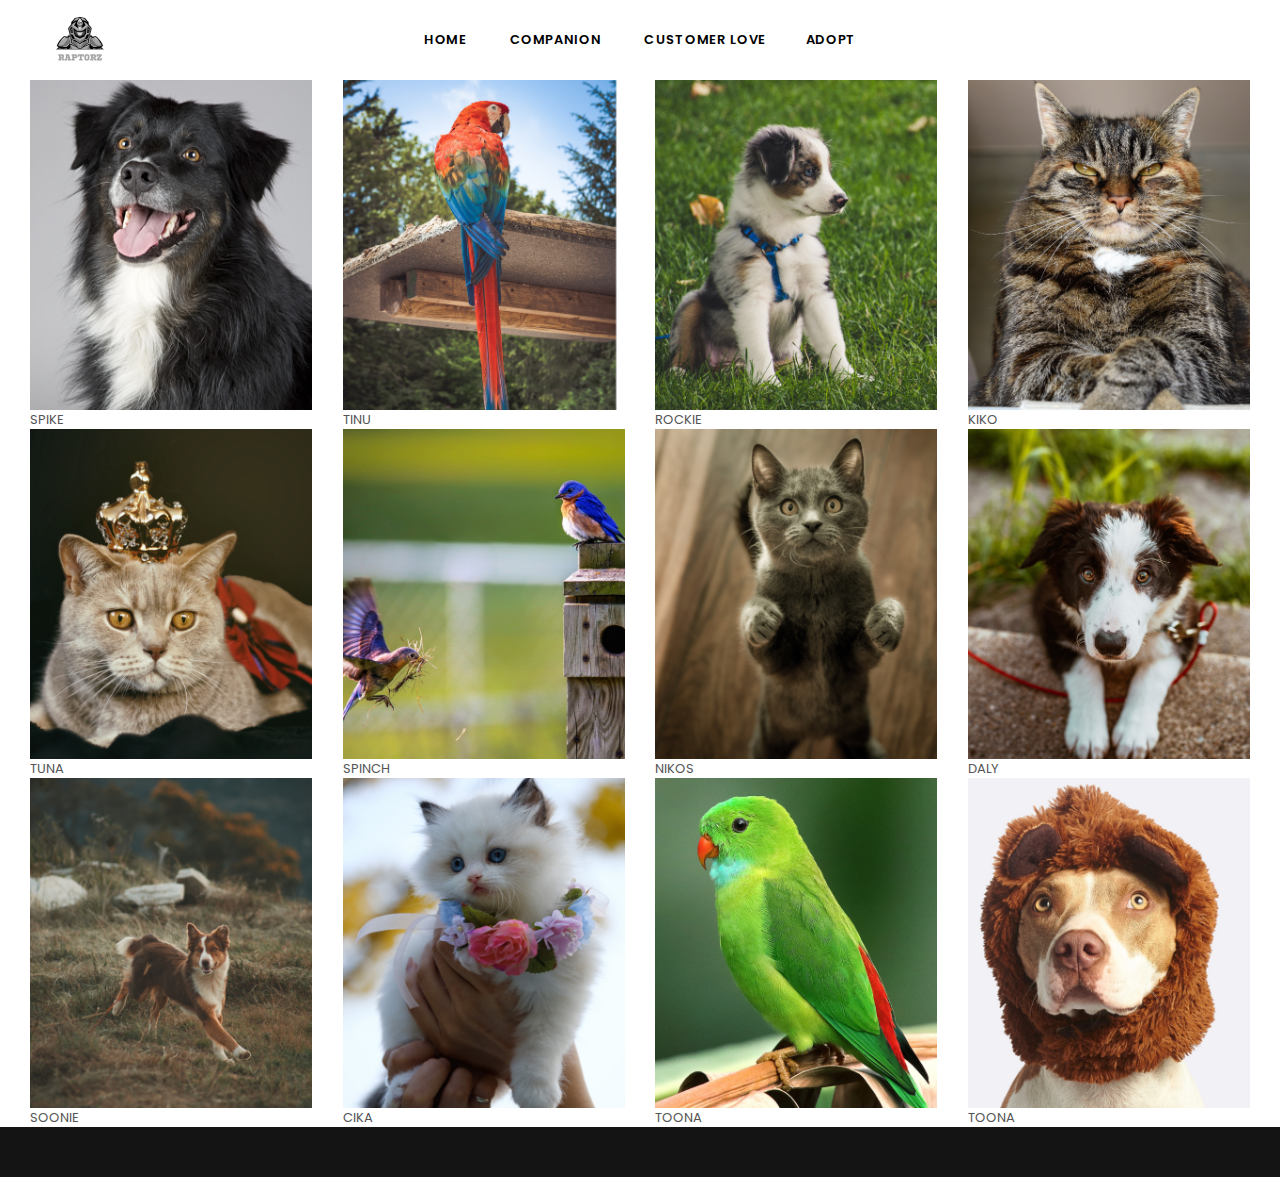
<file: Raptor Animal rescue/ANIMAL.html>
<!DOCTYPE html>
<html class="no-js" lang="en">

<head>
<meta http-equiv="Content-Type" content="text/html; charset=utf-8" />
<meta http-equiv="x-ua-compatible" content="ie=edge">
<title>RAPTOR RESCUE</title>
<meta name="description" content="description">
<meta name="viewport" content="width=device-width, initial-scale=1">
<!-- Favicon -->
<link rel="shortcut icon" href="assets/images/image%2520raptor/apple-touch-icon.png" />
<!-- Plugins CSS -->
<link rel="stylesheet" href="assets/css/plugins.css">
<!-- Bootstap CSS -->
<link rel="stylesheet" href="assets/css/bootstrap.min.css">
<!-- Main Style CSS -->
<link rel="stylesheet" href="assets/css/style.css">
<link rel="stylesheet" href="assets/css/responsive.css">
</head>
<body>
<div id="pre-loader">
    <img src="assets/images/loader.gif" alt="Loading..." />
</div>
<div class="pageWrapper">
        <!--Header-->
        <div class="header-wrap animated d-flex">
            <div class="container-fluid">        
                <div class="row align-items-center">
                    <!--Desktop Logo-->
                    <div class="logo col-md-2 col-lg-2 d-none d-lg-block">
                        <a href="index.html">
                            <img src="assets/Raptor/raplogo.svg" />
                        </a>
                    </div>
                    <!--End Desktop Logo-->
                    <div class="col-2 col-sm-3 col-md-3 col-lg-8">
                        <div class="d-block d-lg-none">
                            <button type="button" class="btn--link site-header__menu js-mobile-nav-toggle mobile-nav--open">
                                <i class="icon anm anm-times-l"></i>
                                <i class="anm anm-bars-r"></i>
                            </button>
                        </div>
                        <!--Desktop Menu-->
                        <nav class="grid__item" id="AccessibleNav"><!-- for mobile -->
                            <ul id="siteNav" class="site-nav medium center hidearrow">
                            <li class="lvl1 parent megamenu"><a href="index.html">Home <i class="anm anm-angle-down-l"></i></a>
                                <div class="megamenu style1">
                                    <ul class="grid mmWrapper">
                                        <li class="grid__item large-up--one-whole">
                                            <ul class="grid">
                                                <li class="grid__item lvl-1 col-md-3 col-lg-3"><a href="ANIMAL.html" class="site-nav lvl-1">Dogs</a>
                                                  </li>
                                                <li class="grid__item lvl-1 col-md-3 col-lg-3"><a href="ANIMAL.html" class="site-nav lvl-1">Cats</a>
                                                </li>
                                                <li class="grid__item lvl-1 col-md-3 col-lg-3"><a href="ANIMAL.html" class="site-nav lvl-1">Birds</a>
                                                </li>
                                                <li class="grid__item lvl-1 col-md-3 col-lg-3"><a href="ANIMAL.html" class="site-nav lvl-1">Fishes</a>
                                                </li>
                                            </ul>
                                        </li>
                                    </ul>
                                </div>
                            </li>
                                <li><a href="ANIMAL.html" class="site-nav">COMPANION</a></li>
                        <li><a href="CUSTOMER.html" class="site-nav">customer love</a> 
<li><a href="ADOPT.html" class="site-nav">Adopt</a></li>   </ul>     
                         
                    </div>
                </div>
            </div>
        </div>
        <!--End Header-->
        <!--Mobile Menu-->
        <div class="mobile-nav-wrapper" role="navigation">
		<div class="closemobileMenu"><i class="icon anm anm-times-l pull-right"></i> Close Menu</div>
        <ul id="MobileNav" class="mobile-nav">
        	 <ul id="MobileNav" class="mobile-nav">
        	<li class="lvl1 parent megamenu"><a href="index.html">Home <i class="anm anm-plus-l"></i></a>
          <ul>
            <li><a href="#" class="site-nav">Dogs<i class="anm anm-plus-l"></i></a>
            </li>
            <li><a href="#" class="site-nav">Cats<i class="anm anm-plus-l"></i></a>
            </li>
            <li><a href="#" class="site-nav">Birds<i class="anm anm-plus-l"></i></a>
            </li>
            <li><a href="#" class="site-nav">Fishes<i class="anm anm-plus-l">
                
            </i></a>
            
            </li>
          </ul>
        </li>
        	<li><a href="CUSTOMER.html" class="site-nav">customer love</a>
        </li>
        	<li class="lvl1 parent megamenu"><a href="ANIMAL.html">companion</a>
        </li>
        <li><a href="ADOPT.html" class="site-nav">Adopt</a></li>   
      </ul>
      </ul>
	</div>
        <!--End Mobile Menu-->   
        <div class="container collection-box">
        	<div class="row">
                <div class="col-6 col-sm-6 col-md-3 col-lg-3">
                	<div class="colletion-item">
                        <a href="#">
                            <img class="blur-up lazyload" data-src="assets/Raptor/DOGS-1/DOG1COLLECTION.png" src="assets/Raptor/DOGS-1/DOG1COLLECTION.png" alt="image" title="">
                            <span class="title"><span>SPIKE</span></span>
                        </a>
                    </div>
               	</div>
                <div class="col-6 col-sm-6 col-md-3 col-lg-3">
                	<div class="colletion-item">
                        <a href="#">
                            <img class="blur-up lazyload" data-src="assets/Raptor/DOGS-1/B.png" src="assets/Raptor/DOGS-1/B.png" alt="image" title="">
                            <span class="title"><span>TINU</span></span>
                        </a>
                    </div>
               	</div>
                <div class="col-6 col-sm-6 col-md-3 col-lg-3">
                	<div class="colletion-item">
                        <a href="#">
                            <img class="blur-up lazyload" data-src="assets/Raptor/DOGS-1/D2.png" src="assets/Raptor/DOGS-1/D2.png" alt="image" title="">
                            <span class="title"><span>ROCKIE</span></span>
                        </a>
                    </div>
               	</div>
                <div class="col-6 col-sm-6 col-md-3 col-lg-3">
                	<div class="colletion-item">
                        <a href="#">
                            <img class="blur-up lazyload" data-src="assets/Raptor/DOGS-1/C.png" src="assets/Raptor/DOGS-1/C.png" alt="image" title="">
                            <span class="title"><span>KIKO</span></span>
                        </a>
                    </div>
               	</div>
                <div class="col-6 col-sm-6 col-md-3 col-lg-3">
                	<div class="colletion-item">
                        <a href="#">
                            <img class="blur-up lazyload" data-src="assets/Raptor/DOGS-1/C1.png" src="assets/Raptor/DOGS-1/C1.png" alt="image" title="">
                            <span class="title"><span>TUNA</span></span>
                        </a>
                    </div>
               	</div>
                <div class="col-6 col-sm-6 col-md-3 col-lg-3">
                	<div class="colletion-item">
                        <a href="#">
                            <img class="blur-up lazyload" data-src="assets/Raptor/DOGS-1/B1.png" src="assets/Raptor/DOGS-1/B1.png" alt="image" title="">
                            <span class="title"><span>SPINCH</span></span>
                        </a>
                    </div>
               	</div>
 <div class="col-6 col-sm-6 col-md-3 col-lg-3">
                	<div class="colletion-item">
                        <a href="#">
                            <img class="blur-up lazyload" data-src="assets/Raptor/DOGS-1/C2.png" src="assets/Raptor/DOGS-1/C2.png" alt="image" title="">
                            <span class="title"><span>NIKOS</span></span>
                        </a>
                    </div>
               	</div>
 <div class="col-6 col-sm-6 col-md-3 col-lg-3">
                	<div class="colletion-item">
                        <a href="#">
                            <img class="blur-up lazyload" data-src="assets/Raptor/DOGS-1/D3.png" src="assets/Raptor/DOGS-1/D3.png" alt="image" title="">
                            <span class="title"><span>DALY</span></span>
                        </a>
                    </div>
               	</div>
 <div class="col-6 col-sm-6 col-md-3 col-lg-3">
                	<div class="colletion-item">
                        <a href="#">
                            <img class="blur-up lazyload" data-src="assets/Raptor/DOGS-1/D4.png" src="assets/Raptor/DOGS-1/D4.png" alt="image" title="">
                            <span class="title"><span>SOONIE</span></span>
                        </a>
                    </div>
               	</div>
 <div class="col-6 col-sm-6 col-md-3 col-lg-3">
                	<div class="colletion-item">
                        <a href="#">
                            <img class="blur-up lazyload" data-src="assets/Raptor/DOGS-1/C4.png" src="assets/Raptor/DOGS-1/C4.png" alt="image" title="">
                            <span class="title"><span>CIKA</span></span>
                        </a>
                    </div>
               	</div>
 <div class="col-6 col-sm-6 col-md-3 col-lg-3">
                	<div class="colletion-item">
                        <a href="#">
                            <img class="blur-up lazyload" data-src="assets/Raptor/DOGS-1/B4.png" src="assets/Raptor/DOGS-1/B4.png" alt="image" title="">
                            <span class="title"><span>TOONA</span></span>
                        </a>
                    </div>
               	</div>
 <div class="col-6 col-sm-6 col-md-3 col-lg-3">
                	<div class="colletion-item">
                        <a href="#">
                            <img class="blur-up lazyload" data-src="assets/Raptor/DOGS-1/D5.png" src="assets/Raptor/DOGS-1/D5.png" alt="image" title="">
                            <span class="title"><span>TOONA</span></span>
                        </a>
                    </div>
               	</div>
            </div>
        </div>
        
    </div>
 <!--Footer-->
    <footer id="footer">
        <div class="site-footer">
        	<div class="container">
                <div class="footer-bottom">
                	<div class="row">
                    </div>
                </div>
            </div>
        </div>
    </footer>
    <!--End Footer-->
    <!--End Body Content-->
    <!--Scoll Top-->
    <span id="site-scroll"><i class="icon anm anm-angle-up-r"></i></span>
    <!--End Scoll Top-->
     <!-- Including Jquery -->
     <script src="assets/js/vendor/jquery-3.3.1.min.js"></script>
     <script src="assets/js/vendor/modernizr-3.6.0.min.js"></script>
     <script src="assets/js/vendor/jquery.cookie.js"></script>
     <script src="assets/js/vendor/wow.min.js"></script>
     <!-- Including Javascript -->
     <script src="assets/js/bootstrap.min.js"></script>
     <script src="assets/js/plugins.js"></script>
     <script src="assets/js/popper.min.js"></script>
     <script src="assets/js/lazysizes.js"></script>
     <script src="assets/js/main.js"></script>
</div>
</body>
</html>
</file>
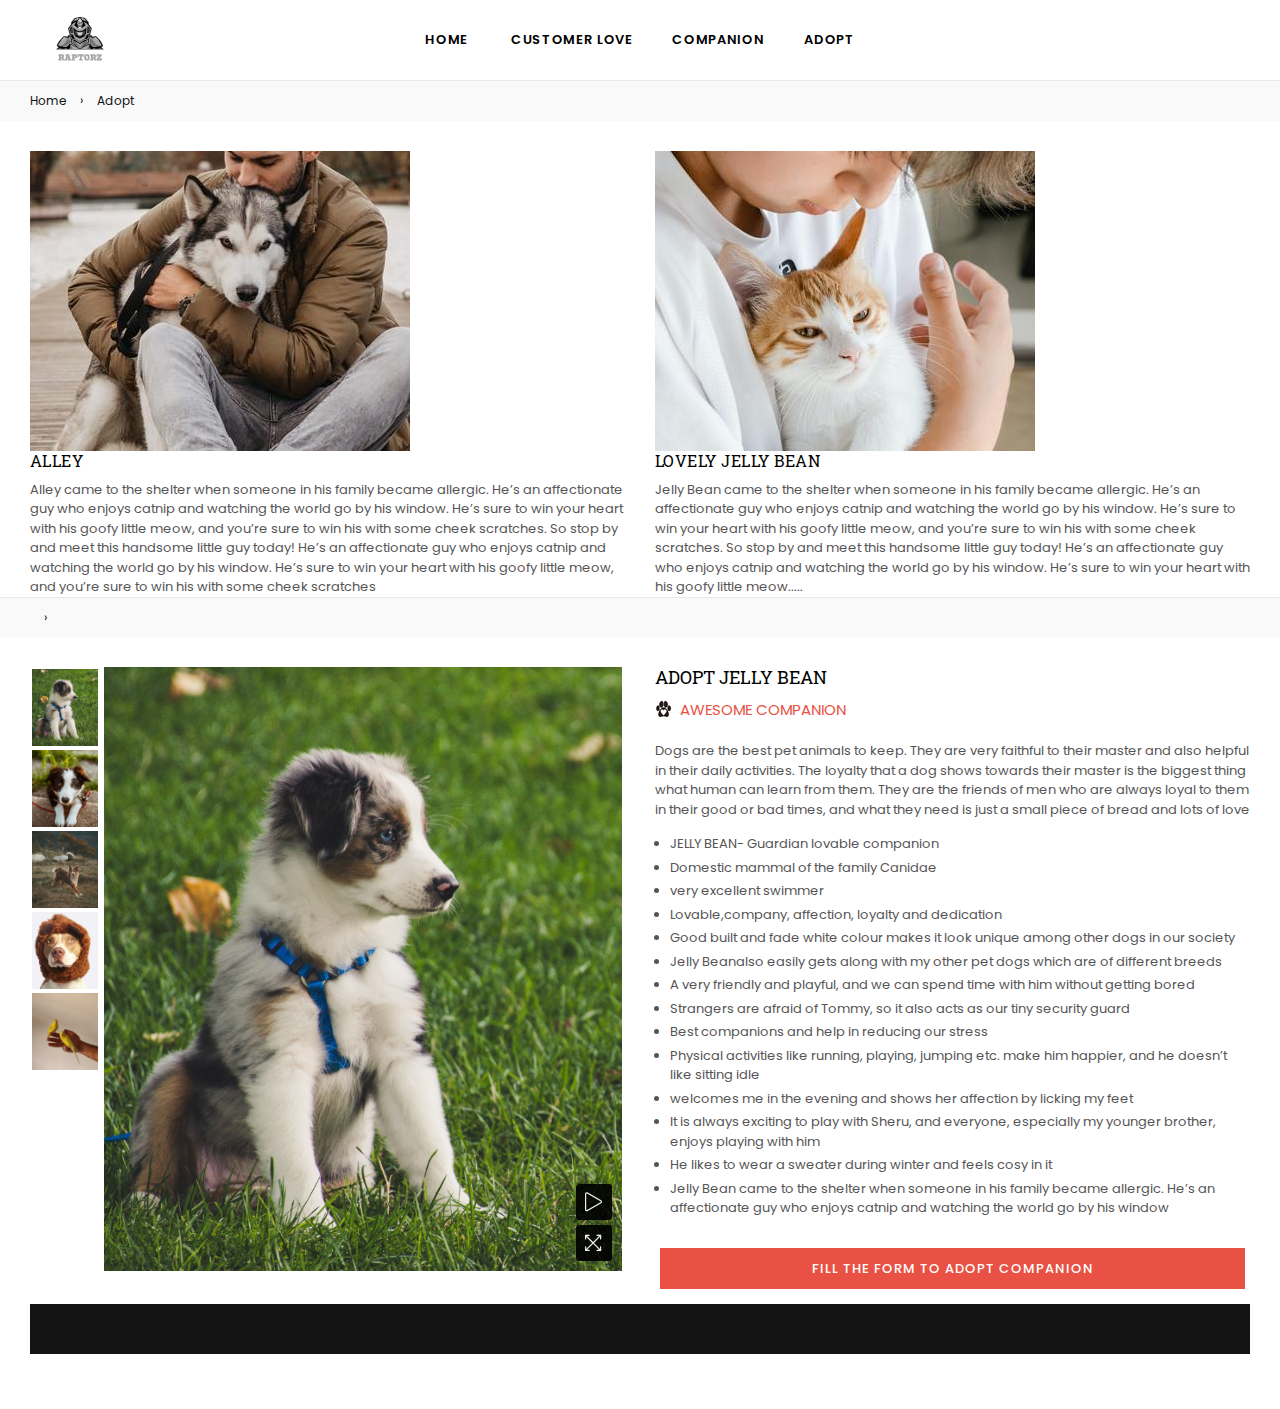
<file: Raptor Animal rescue/CUSTOMER.html>
<!DOCTYPE html>
<html class="no-js" lang="en">

<head>
<meta http-equiv="Content-Type" content="text/html; charset=utf-8" />
<meta http-equiv="x-ua-compatible" content="ie=edge">
<title>RAPTOR RESCUE</title>
<meta name="description" content="description">
<meta name="viewport" content="width=device-width, initial-scale=1">
<!-- Favicon -->
<link rel="shortcut icon" href="assets/images/image%2520raptor/apple-touch-icon.png" />
<!-- Plugins CSS -->
<link rel="stylesheet" href="assets/css/plugins.css">
<!-- Bootstap CSS -->
<link rel="stylesheet" href="assets/css/bootstrap.min.css">
<!-- Main Style CSS -->
<link rel="stylesheet" href="assets/css/style.css">
<link rel="stylesheet" href="assets/css/responsive.css">
</head>
<body>
<div id="pre-loader">
    <img src="assets/images/loader.gif" alt="Loading..." />
</div>
<div class="pageWrapper">
        <!--Header-->
        <div class="header-wrap animated d-flex">
            <div class="container-fluid">        
                <div class="row align-items-center">
                    <!--Desktop Logo-->
                    <div class="logo col-md-2 col-lg-2 d-none d-lg-block">
                        <a href="index.html">
                            <img src="assets/Raptor/raplogo.svg" />
                        </a>
                    </div>
                    <!--End Desktop Logo-->
                    <div class="col-2 col-sm-3 col-md-3 col-lg-8">
                        <div class="d-block d-lg-none">
                            <button type="button" class="btn--link site-header__menu js-mobile-nav-toggle mobile-nav--open">
                                <i class="icon anm anm-times-l"></i>
                                <i class="anm anm-bars-r"></i>
                            </button>
                        </div>
                        <!--Desktop Menu-->
                        <nav class="grid__item" id="AccessibleNav"><!-- for mobile -->
                            <ul id="siteNav" class="site-nav medium center hidearrow">
                            <li class="lvl1 parent megamenu"><a href="index.html">Home <i class="anm anm-angle-down-l"></i></a>
                                <div class="megamenu style1">
                                    <ul class="grid mmWrapper">
                                                                                    <ul class="grid">
                                                <li class="grid__item lvl-1 col-md-3 col-lg-3"><a href="ANIMAL.html" class="site-nav lvl-1">Dogs</a>
                                                  </li>
                                                <li class="grid__item lvl-1 col-md-3 col-lg-3"><a href="ANIMAL.html" class="site-nav lvl-1">Cats</a>
                                                </li>
                                                <li class="grid__item lvl-1 col-md-3 col-lg-3"><a href="ANIMAL.html" class="site-nav lvl-1">Birds</a>
                                                </li>
                                                <li class="grid__item lvl-1 col-md-3 col-lg-3"><a href="ANIMAL.html" class="site-nav lvl-1">Fishes</a>
                                                </li>
                                            </ul>
                                    </ul>
                                </div>
                            </li>
                        <li><a href="index.html" class="site-nav">customer love</a> 
<li><a href="ANIMAL.html" class="site-nav">Companion</a>
                    <li><a href="ADOPT.html" class="site-nav">Adopt</a></li>   </ul>     

                    </div>
                </div>
            </div>
        </div>
        <!--End Header-->
        <!--Mobile Menu-->
        <div class="mobile-nav-wrapper" role="navigation">
		<div class="closemobileMenu"><i class="icon anm anm-times-l pull-right"></i> Close Menu</div>
        <ul id="MobileNav" class="mobile-nav">
        	 <ul id="MobileNav" class="mobile-nav">

        	<li class="lvl1 parent megamenu"><a href="index.html">Home <i class="anm anm-plus-l"></i></a>
          <ul>
            <li><a href="ANIMAL.html" class="site-nav">Dogs<i class="anm anm-plus-l"></i></a>
            </li>
            <li><a href="ANIMAL.html" class="site-nav">Cats<i class="anm anm-plus-l"></i></a>
            </li>
            <li><a href="ANIMAL.html" class="site-nav">Birds<i class="anm anm-plus-l"></i></a>
            </li>
            <li><a href="ANIMAL.html" class="site-nav">Fishes<i class="anm anm-plus-l">
                
            </i></a>
            
            </li>
          </ul>
        </li>
                 <li><a href="index.html" class="site-nav">customer love</a></li>
<li><a href="ANIMAL.html" class="site-nav">Companion</a></li>
     <li><a href="ADOPT.html" class="site-nav">Adopt</a></li>   
      </ul>
      </ul>
       
	</div>
        <!--End Mobile Menu-->
                <!--Breadcrumb-->
                <div class="bredcrumbWrap">
                    <div class="container breadcrumbs">
                        <a href="index.html" title="Back to the home page">Home</a><span aria-hidden="true">›</span><span>Adopt</span>
                    </div>
                </div>
                <!--End Breadcrumb-->
                                   <!--Latest Blog-->
        <div class="latest-blog section pt-0">
        	<div class="container">
            	<div class="row">
                	<div class="col-12 col-sm-12 col-md-6 col-lg-6">
                    	<div class="wrap-blog">
                        	<a class="article__grid-image">
              					<img src="assets/Raptor/loveedog.jpg"  class="blur-up lazyloaded"/>
				            </a>
                            <div class="article__grid-meta article__grid-meta--has-image">
                                <div class="wrap-blog-inner">
                                    <h2 class="h3 article__title">
                                      <a>Alley</a>
                                    </h2>
                    
                                    <div class="rte article__grid-excerpt">
Alley came to the shelter when someone in his family became allergic. He’s an affectionate guy who enjoys catnip and watching the world go by his window. He’s sure to win your heart with his goofy little meow, and you’re sure to win his with some cheek scratches. So stop by and meet this handsome little guy today! He’s an affectionate guy who enjoys catnip and watching the world go by his window. He’s sure to win your heart with his goofy little meow, and you’re sure to win his with some cheek scratches
                                    </div>
                                </div>
							</div>
                        </div>
                    </div>
                    <div class="col-12 col-sm-12 col-md-6 col-lg-6">
                    	<div class="wrap-blog">
                        	<a class="article__grid-image">
              					<img src="assets/Raptor/lovecat.jpg">
				            </a>
                            <div class="article__grid-meta article__grid-meta--has-image">
                                <div class="wrap-blog-inner">
                                    <h2 class="h3 article__title">
                                      <a>Lovely Jelly Bean</a>
                                    </h2>
                                    <div class="rte article__grid-excerpt">
                                       Jelly Bean came to the shelter when someone in his family became allergic. He’s an affectionate guy who enjoys catnip and watching the world go by his window. He’s sure to win your heart with his goofy little meow, and you’re sure to win his with some cheek scratches. So stop by and meet this handsome little guy today! He’s an affectionate guy who enjoys catnip and watching the world go by his window. He’s sure to win your heart with his goofy little meow.....
                                    <ul class="list--inline article__meta-buttons">
                                    </ul>
                                </div>
							</div>
                        </div>
                    </div>
                </div>
            </div>
        </div>
        <!--End Latest Blog-->
                <!--Breadcrumb-->
                <div class="bredcrumbWrap">
                    <div class="container breadcrumbs">
                        <a href="index.html" title="Back to the home page"></a><span aria-hidden="true">›</span><span></span>
                    </div>
                </div>
                <!--End Breadcrumb-->
        <!--Body Content-->
        <div id="page-content">
            <!--MainContent-->
            <div id="MainContent" class="main-content" role="main">
                <div id="ProductSection-product-template" class="product-template__container prstyle1 container">
                    <!--product-single-->
                    <div class="product-single">
                        <div class="row">
                            <div class="col-lg-6 col-md-6 col-sm-12 col-12">
                                <div class="product-details-img">
                                    <div class="product-thumb">
                                        <div id="gallery" class="product-dec-slider-2 product-tab-left">
                                            <a data-image="assets/Raptor/DOGS-1/D2.png" data-zoom-image="assets/Raptor/DOGS-1/D2.png" class="slick-slide slick-cloned" data-slick-index="-4" aria-hidden="true" tabindex="-1">
                                                <img class="blur-up lazyload" src="assets/Raptor/DOGS-1/D2.png" alt="" />
                                            </a>
                                            <a data-image="assets/Raptor/DOGS-1/D3.png" data-zoom-image="assets/Raptor/DOGS-1/D3.png" class="slick-slide slick-cloned" data-slick-index="-3" aria-hidden="true" tabindex="-1">
                                                <img class="blur-up lazyload" src="assets/Raptor/DOGS-1/D3.png" alt="" />
                                            </a>
                                            <a data-image="assets/Raptor/DOGS-1/D4.png" data-zoom-image="assets/Raptor/DOGS-1/D4.png" class="slick-slide slick-cloned" data-slick-index="-2" aria-hidden="true" tabindex="-1">
                                                <img class="blur-up lazyload" src="assets/Raptor/DOGS-1/D4.png" alt="" />
                                            </a>
                                            <a data-image="assets/Raptor/DOGS-1/D5.png" data-zoom-image="assets/Raptor/DOGS-1/D5.png" class="slick-slide slick-cloned" data-slick-index="-1" aria-hidden="true" tabindex="-1">
                                                <img class="blur-up lazyload" src="assets/Raptor/DOGS-1/D5.png" alt="" />
                                            </a>
                                            <a data-image="assets/Raptor/DOGS-1/B2.png" data-zoom-image="assets/Raptor/DOGS-1/B2.png" class="slick-slide slick-cloned" data-slick-index="0" aria-hidden="true" tabindex="-1">
                                                <img class="blur-up lazyload" src="assets/Raptor/DOGS-1/B2.png" alt="" />
                                            </a>
                                            <a data-image="assets/Raptor/DOGS-1/C1.png" data-zoom-image="assets/Raptor/DOGS-1/C1.png" class="slick-slide slick-cloned" data-slick-index="1" aria-hidden="true" tabindex="-1">
                                                <img class="blur-up lazyload" src="assets/Raptor/DOGS-1/C1.png" alt="" />
                                            </a>
                                            <a data-image="assets/Raptor/DOGS-1/C2.png" data-zoom-image="assets/Raptor/DOGS-1/C2.png" class="slick-slide slick-cloned" data-slick-index="2" aria-hidden="true" tabindex="-1">
                                                <img class="blur-up lazyload" src="assets/Raptor/DOGS-1/C2.png" alt="" />
                                            </a>
                                        </div>
                                    </div>
                                    <div class="zoompro-wrap product-zoom-right pl-20">
                                        <div class="zoompro-span">
                                            <img class="zoompro blur-up lazyload" data-zoom-image="assets/Raptor/DOGS-1/D2.png" alt="" src="assets/Raptor/DOGS-1/D2.png" />
                                        </div>
                                        <div class="product-buttons">
                                            <a href="https://www.youtube.com/watch?v=DmLE-0ARkug" class="btn popup-video" title="View Video"><i class="icon anm anm-play-r" aria-hidden="true"></i></a>
                                            <a href="#" class="btn prlightbox" title="Zoom"><i class="icon anm anm-expand-l-arrows" aria-hidden="true"></i></a>
                                        </div>
                                    </div>
                                    <div class="lightboximages">
                                        <a href="assets/Raptor/DOGS-1/D2.png" data-size="1462x2048"></a>
                                        <a href="assets/Raptor/DOGS-1/D3.png" data-size="1462x2048"></a>
                                        <a href="assets/Raptor/DOGS-1/D4.png" data-size="1462x2048"></a>
                                        <a href="assets/Raptor/DOGS-1/D5.png" data-size="1462x2048"></a>
                                        <a href="assets/Raptor/DOGS-1/B2.png" data-size="1462x2048"></a>
                                        <a href="assets/Raptor/DOGS-1/C1.png" data-size="1462x2048"></a>
                                        <a href="assets/Raptor/DOGS-1/C2.png" data-size="731x1024"></a>
                                    </div>
        
                                </div>
                            </div>
                            <div class="col-lg-6 col-md-6 col-sm-12 col-12">
                                    <div class="product-single__meta">
                                        <h1 class="product-single__title">ADOPT JELLY BEAN</h1>
                                        <div class="orderMsg" data-user="23" data-time="24">
                                            <img src="assets/Raptor/PAW.png" alt="" /> <strong class="items"></strong>  AWESOME COMPANION<strong class="time"></strong> </div>
                                        </div>
<p>Dogs are the best pet animals to keep. They are very faithful to their master and also helpful in their daily activities. The loyalty that a dog shows towards their master is the biggest thing what human can learn from them. They are the friends of men who are always loyal to them in their good or bad times, and what they need is just a small piece of bread and lots of love</p>
                                    <div class="product-single__description rte">
                                        <ul>
                                            <li>JELLY BEAN- Guardian lovable companion </li>
                                            <li> Domestic mammal of the family Canidae </li>
                                            <li>very excellent swimmer</li>
                                            <li>Lovable,company, affection, loyalty and dedication</li>
<li>Good built and fade white colour makes it look unique among other dogs in our society</li>
<li>Jelly Beanalso easily gets along with my other pet dogs which are of different breeds</li>
<li>A very friendly and playful, and we can spend time with him without getting bored</li>
<li>Strangers are afraid of Tommy, so it also acts as our tiny security guard</li>
<li>Best companions and help in reducing our stress</li>
<li>Physical activities like running, playing, jumping etc. make him happier, and he doesn’t like sitting idle</li>
<li>welcomes me in the evening and shows her affection by licking my feet</li>
<li>It is always exciting to play with Sheru, and everyone, especially my younger brother, enjoys playing with him</li>
<li>He likes to wear a sweater during winter and feels cosy in it</li>
<li>Jelly Bean came to the shelter when someone in his family became allergic. He’s an affectionate guy who enjoys catnip and watching the world go by his window</li>

                                        </ul>
                                    </div>
<!-- Product Action -->
                                        <div class="product-action clearfix">
                                            <div class="product-form__item--quantity">
                                               
                                            </div>                                
                                            <div class="shopify-payment-button" data-shopify="payment-button">
                                                <a href="https://forms.office.com/r/y6akfyn7nb" class="shopify-payment-button__button shopify-payment-button__button--unbranded">FILL THE FORM TO ADOPT COMPANION</a>
                                            </div>
                                        </div>
                                        <!-- End Product Action -->
                                                            
                        </div>
                    </div>
                    <!--End-product-single-->

 <!--Footer-->
    <footer id="footer">
        <div class="site-footer">
        	<div class="container">
                <div class="footer-bottom">
                	<div class="row">
                    </div>
                </div>
            </div>
        </div>
    </footer>
    <!--End Footer-->
    <!--Scoll Top-->
    <span id="site-scroll"><i class="icon anm anm-angle-up-r"></i></span>
    <!--End Scoll Top-->
     <!-- Including Jquery -->
     <script src="assets/js/vendor/jquery-3.3.1.min.js"></script>
     <script src="assets/js/vendor/modernizr-3.6.0.min.js"></script>
     <script src="assets/js/vendor/jquery.cookie.js"></script>
     <script src="assets/js/vendor/wow.min.js"></script>
     <!-- Including Javascript -->
     <script src="assets/js/bootstrap.min.js"></script>
     <script src="assets/js/plugins.js"></script>
     <script src="assets/js/popper.min.js"></script>
     <script src="assets/js/lazysizes.js"></script>
     <script src="assets/js/main.js"></script>
</div>
</body>
</html>
</file>
<file: Raptor Animal rescue/assets/css/style.css>
/*======================================================================
  1. Google Fonts
========================================================================*/
@import url('http://fonts.googleapis.com/css?family=Poppins:300,400,400i,500,600,700&amp;display=swap');
@import url('http://fonts.googleapis.com/css?family=Roboto+Slab:300,400,700&amp;display=swap');
@import url('http://fonts.googleapis.com/css?family=Montserrat:400,500,600,700,800&amp;display=swap');


/*======================================================================
  2. Basic Styles
========================================================================*/
* { -webkit-box-sizing: border-box; -moz-box-sizing: border-box; box-sizing: border-box; }
*, ::before, ::after { box-sizing:border-box; -webkit-box-sizing:border-box; }
html { overflow:hidden; overflow-y:auto; }
body { font-size:13px; line-height:1.5; -webkit-font-smoothing: antialiased; -moz-osx-font-smoothing: grayscale; font-family:"Poppins",Helvetica,Tahoma,Arial,serif; color:#424242; font-weight:400; margin:0; padding:0; }
article, aside, details, figcaption, figure, footer, header, nav, section, summary { display: block; }
audio, canvas, video { display: inline-block; }
audio:not([controls]) { display:none; height:0; }
[hidden] { display:none; }
html, button, input, select, textarea { font-family:'Poppins', sans-serif; }
input:focus, textarea:focus, select:focus { border-color:#cdcfd3; }
input, textarea { padding:10px 18px; }
select { -webkit-appearance:none; -moz-appearance:none; appearance:none; background-position:right center; background-image:url(../images/arrow-select.png) !important; background-repeat:no-repeat !important; 
	background-position:right 10px center !important; line-height:1.2; text-indent:0.01px; text-overflow: ''; cursor:pointer; padding-bottom:8px 28px 8px 15px; }

iframe { border:0; width:100%; }

a { color:#555555; text-decoration:none; -ms-transition:all 0.5s ease-in-out; -webkit-transition:all 0.5s ease-in-out; transition:all 0.5s ease-in-out; }
a:focus { outline:thin dotted; }
a:active, a:hover { color:#000; outline:0; }
a:hover, a:focus { opacity:0.8; }
a:hover { text-decoration:underline; }

p { margin:0 0 24px; }
pre { background: #f5f5f5; color: #666; font-family: monospace; font-size: 14px; margin: 20px 0; overflow: auto; padding: 20px; white-space: pre; white-space: pre-wrap; word-wrap: break-word; }
blockquote, q { -webkit-hyphens: none; -moz-hyphens: none; -ms-hyphens: none; hyphens: none; quotes: none; }
blockquote:before, blockquote:after, q:before, q:after { content: ""; content: none; }
blockquote { font-size: 18px; font-style: italic; font-weight: 300; margin: 24px 40px; }
blockquote blockquote { margin-right: 0; }
blockquote cite, blockquote small { font-size: 14px; font-weight: normal; text-transform: uppercase; }
blockquote em, blockquote i { font-style: normal; font-weight: 300; }
blockquote strong, blockquote b { font-weight: 400; }
img { -ms-interpolation-mode:bicubic; border:0; vertical-align:middle; }
svg:not(:root) { overflow:hidden; }
ol, ul { padding:0; margin:0; }
.list-items { margin-left:15px; }
.hide { display:none !important; }

/*======================================================================
  3. Typography
========================================================================*/
h1 a, .h1 a, h2 a, .h2 a, h3 a, .h3 a, h4 a, .h4 a, h5 a, .h5 a, h6 a, .h6 a { color:inherit; text-decoration:none; font-weight:inherit; }
h1, h2, h3, h4, h5, h6, .h1, .h2, .h3, .h4, .h5, .h6, address, p, pre, blockquote, dl, dd, menu, ol, ul, table, caption, hr { margin:0; margin-bottom:15px; }
h1, .h1, h2, .h2, h3, .h3, h4, .h4, h5, .h5, h6, .h6 { color:#000; margin:0 0 10px; font-family:"Roboto Slab",Helvetica,Tahoma,Arial,serif; font-weight:400; line-height:1.2; overflow-wrap: break-word; word-wrap: break-word; }
h1, .h1 { font-size:24px; }
h2, .h2 { font-size:19px; letter-spacing:0.03em; text-transform:uppercase; }
h3, .h3 { font-size:16px; }
h4, .h4 { font-size:1em; }
h5, .h5 { font-size:18px; }
h6, .h6 { font-size:14px; }

img { max-width:100%; }

p { color:#555; }
p:last-child { margin-bottom:0; }

input, button, select, textarea { background: transparent; border:1px solid #d7d7d7; transition:all 0.4s ease-out 0s; -webkit-transition:all 0.4s ease-out 0s; color:#424242; }
input:focus, input:active, button:focus, button:active, select:focus, select:active, textarea:focus, textarea:active { outline:none; border-color:#5b77d8; }
input, select, textarea { width: 100%; font-size: 14px; box-shadow:none; -webkit-box-shadow:none; border-radius:0; -webkit-border-radius:0; }
input, select { height:40px; padding:0 10px; }
input[type="checkbox"], input[type="radio"] { width:auto; height:auto; }
input[type="checkbox"]:focus, input[type="radio"]:focus { outline:0; box-shadow:none; }

.text-left { text-align:left !important; }
.text-center { text-align:center !important; }
.text-right { text-align:right !important; }

hr { margin:20px 0; border:0; border-bottom:1px solid #e8e9eb; }

.border-bottom { border-bottom:1px solid #f5f5f5 !important; }

/*======================================================================
  4. Utilities
========================================================================*/
.hidden { display: none; }
.visuallyhidden { border: 0; clip: rect(0 0 0 0); height: 1px; margin: -1px; overflow: hidden; padding: 0; position: absolute; width: 1px; }
.poss_relative { position: relative; }
.poss_absolute { position: absolute; }
.visuallyhidden.focusable:active, .visuallyhidden.focusable:focus { clip: auto; height: auto; margin: 0; overflow: visible; position: static; width: auto; }
.invisible { visibility: hidden; }
.clearfix:before, .clearfix:after { content: " "; /* 1 */ display: table;/* 2 */ }
.clearfix:after { clear: both; }

th { font-family:"Roboto Slab",Helvetica,Tahoma,Arial,serif; font-weight:700; }

/* Text specialized */
.text-italic { font-style: italic; }
.text-normal { font-style: normal; }
.text-underline { font-style: underline; }
/* Font specialized */
.body-font { font-family: "Poppins", sans-serif; }
.heading-font { font-family: "Poppins", sans-serif; }

.list--inline { padding:0; margin:0; }
.list--inline li { display:inline-block; margin-bottom:0; vertical-align:middle; }

.display-table { display:table; table-layout:fixed; width:100%; margin:0 !important; }
.display-table-cell { float:none; display:table-cell; vertical-align:middle; }


/*======================================================================
  5. Container
========================================================================*/
.container { max-width:1300px; padding-left:30px; padding-right:30px; }
.container-fluid { padding:0 55px; }
.container-fluid:before,
.container-fluid:after { content:''; clear:both; display:block; }

.grid { *zoom:1; list-style:none; margin:0; padding:0; margin-left:-30px; }
.grid__item { float:left; padding-left:30px; width:100%; }
.grid--no-gutters > .grid__item { padding-left:0; }

/*======================================================================
  6. Button
========================================================================*/
.btn, .shopify-payment-button__button--unbranded { -moz-user-select:none; -ms-user-select:none; -webkit-user-select:none; user-select:none; -webkit-appearance:none; -moz-appearance:none; appearance:none; display:inline-block; width:auto; height:auto; 
	text-decoration:none; text-align:center; vertical-align:middle; cursor:pointer; border:1px solid transparent; border-radius:0; padding:8px 15px 8px; background-color:#000; color:#fff; font-family:Poppins,Helvetica,Tahoma,Arial,sans-serif; 
	font-weight:400; text-transform:uppercase; letter-spacing:1px; line-height:normal; white-space:normal; font-size:13px; -ms-transition:all 0.3s ease-in-out; -webkit-transition:all 0.3s ease-in-out; transition:all 0.3s ease-in-out; }
.btn:hover, .btn:focus, .shopify-payment-button__button--unbranded:hover, .shopify-payment-button__button--unbranded:focus { background-color:#1a1a1a; opacity:0.8; color:#fff; text-decoration:none; }
.btn--small { padding:8px 10px; font-size:0.92308em; line-height:1; }
.btn--secondary { background-color:#ededed; color:#000; border:1px solid #000; }
.btn--link { background-color:transparent; border:0; margin:0; color:#31a3a3; text-align:left; text-decoration:none; outline:none !important;box-shadow:none !important; }
.btn--link:hover, .btn--link:focus { opacity:0.8; text-decoration:none; }

/*======================================================================
  7. Input Placeholder
========================================================================*/
input:-moz-placeholder, textarea:-moz-placeholder { opacity:1; -ms-filter:"progid:DXImageTransform.Microsoft.Alpha(Opacity=100)"; }
input::-webkit-input-placeholder, textarea::-webkit-input-placeholder { opacity:1; -ms-filter:"progid:DXImageTransform.Microsoft.Alpha(Opacity=100)"; }
input::-moz-placeholder, textarea::-moz-placeholder { opacity:1; -ms-filter:"progid:DXImageTransform.Microsoft.Alpha(Opacity=100)"; }
input:-ms-input-placeholder, textarea:-ms-input-placeholder { opacity:1; -ms-filter:"progid:DXImageTransform.Microsoft.Alpha(Opacity=100)"; }

/*======================================================================
  8. Pre Loader
========================================================================*/
#pre-loader { background-color:#fff; height:100%; width:100%; position:fixed; z-index:1; margin-top:0px; top:0px; left:0px; bottom:0px; overflow:hidden !important; right:0px; z-index:999999; }
#pre-loader img { text-align:center; left:0; position:absolute; right:0; top:50%;transform:translateY(-50%); -webkit-transform:translateY(-50%); -o-transform:translateY(-50%); -ms-transform:translateY(-50%); -moz-transform:translateY(-50%); z-index:99; margin:0 auto; }

/*======================================================================
  9. Header Style
========================================================================*/
.classicHeader:not(.stickyNav) { position:absolute;width:100%; z-index:8; }
.promotion-header { color:#df1a0b; letter-spacing:1px; text-transform:uppercase; padding:10px 35px; background-color:#fff0ef; text-align:center; position:relative; z-index:5; }
.closeHeader { cursor:pointer; font-size:18px; font-weight:400; position:absolute; right:40px; top:8px; height:25px; width:25px; line-height:22px; color:#df1a0b; }

.top-header { color:#fff; padding-top:8px; padding-bottom:10px; background:#141414; height:38px; }
.top-header a { color:#fff; }
.top-header p, .top-header a, .top-header select, .top-header .fa, .top-header span.selected-currency, .top-header .language-dd { color:#ffffff; font-size:12px; margin-bottom:0; text-decoration:none; letter-spacing:0.05em; vertical-align:middle; text-transform:uppercase; line-height:normal; }
.top-header a:hover { text-decoration:underline; }
.top-header .phone-no, .top-header .welcome-msg { display:inline; }
.top-header .phone-no .anm { vertical-align:middle; }
.top-header .phone-no a:hover { text-decoration:none; }

.selected-currency, .language-dd { width:40px; display:inline-block; cursor:pointer; margin-right:10px }
.language-dd { width:65px; text-transform:uppercase; display:inline; }
.selected-currency:after, .language-dd:after { content: "\f0d7"; font-family:'FontAwesome'; display:inline-block; vertical-align:middle; padding-left:5px; }
.top-header .currency-picker, .top-header .language-dropdown { display:inline; position:relative; vertical-align:middle; }
#currencies, #language { top:29px; left:-5px; display:none; position:absolute; background:#fff; border:1px solid #f5f5f5; padding:0; z-index:333; }
#currencies li, #language li { color:#000; font-size:12px; cursor:pointer; padding:5px 15px; list-style:none; border-bottom:solid 1px #ddd; }
#currencies li:hover, #language li:hover { background:#f5f5f5; }

.top-header .user-menu { display:none; }
.top-header .user-menu .anm { font-size:19px; cursor:pointer; }
.top-header .list-inline { margin:0; list-style:none; }
.top-header .list-inline > li { display:inline-block; padding-right:5px; padding-left:5px; text-transform:uppercase; }

.logo { padding-top:15px; padding-bottom:15px; margin:0; }

.stickyNav { position:fixed; top:0; z-index:333; width:100%; left:0; background-color:#fff; box-shadow:0 0 7px rgba(0,0,0,0.2); -webkit-box-shadow:0 0 7px rgba(0,0,0,0.2); }
.stickyNav .logo { padding-left:0; }
.site-cart { float:right; position:relative; }
.site-header__cart { color:#000; text-decoration:none; }
.site-header__cart:hover { text-decoration:none; }
.site-header__cart .icon { font-size:22px; text-decoration:none; }
.site-header__cart-count { font-size:11px; display:inline-block; color:#fff; background-color:#000; border-radius:50%; text-align:center; width:14px; height:14px; line-height:14px; position:absolute; right:-5px; bottom:0; }
#header-cart { z-index:333; width:320px; margin-top:5px; display:none; background-color:#fff; border:1px solid #e8e9eb; position:absolute; top:100%; right:-5px; z-index:555; border-radius:0; }
#header-cart hr { margin:20px 0 }
#header-cart .btn { color:#fff; margin:0 2% 0 0; width:48%; padding:10px; }
#header-cart .btn:nth-of-type(2n){ margin-right:0; }
#header-cart #cart-title { text-align:left; margin-bottom:0; }
#header-cart #cart-title strong { color:#000000; }
#header-cart .variant-cart { color:#777; font-size:11px; }
#header-cart .wrapQtyBtn { display:block; float:none; margin-top:5px; }
#header-cart .qtyField .label { float:left; line-height:30px; padding-right:5px; }
#header-cart .qtyField .qtyBtn, #header-cart .qtyField .qty { font-size:11px; width:25px; height:30px; display:inline-block; padding:3px;}
#header-cart .qtyField a .fa { font-size:11px; }
#header-cart .priceRow { margin-top:0; color:#000000; }
.mini-products-list { padding:15px 15px 0; max-height:380px; overflow-x:hidden; overflow-y:auto; list-style:none; margin:0; }
.mini-products-list + .mini-products-list { padding-top:0; }
.mini-products-list li { padding-bottom:10px; margin-bottom:10px; line-height:normal; display:block; border-bottom:solid 1px #eee; }
.mini-products-list li:last-of-type { border-bottom:0; padding-bottom:0; }
.mini-products-list li:before, .mini-products-list li:after { content:''; clear:both; display:block; }
.mini-products-list li .product-image { width:25%; float:left; }
.mini-products-list li .pro-img { float:left; width:30%; }
.mini-products-list li .pName { color:#000; font-size:13px; white-space:normal; text-decoration:none; display:block; line-height:normal; margin-right:18px; margin-bottom:0; }
.mini-products-list li .pName:hover { color:#222; }
.mini-products-list li .product-details { float:left; width:75%; padding-left:15px; text-align:left; }
.mini-products-list li .remove { color:#5c5c5c; float:right; font-size:14px; padding:0 2px 0 7px; margin-top:0; text-decoration:none; }
.mini-products-list li .remove:hover { color:#000; }
.mini-products-list li .edit-i.remove { font-size:11px; padding-top:1px; }
.mini-products-list li .priceRow { margin:10px 0 0; }
.mini-products-list li .priceRow .prodMulti { display:inline-block; font-size:10px; }
.mini-products-list li .priceRow .product-price { display:inline-block; }
.mini-products-list li .qtyField { display:inline-block; padding-left:2px; }
.mini-products-list li .qtyField a { display:none; }
.mini-products-list li .qtyField span { display:inline-block; padding:0; border:0; }
#header-cart .total { padding:0 10px 15px; }
#header-cart .total .total-in { color:#000; margin:10px 0; padding:8px 10px; border-top:1px solid #e8e9eb; border-bottom:1px solid #e8e9eb; text-align:left; display:inline-block; width:100%; }
#header-cart .total .product-price { float:right; font-size:16px; }
#header-cart .total label { float:left; line-height:24px; text-transform:uppercase; margin:0; }
#header-cart .total .total-in .label { text-transform:uppercase; }

.stickyNav .site-header__search { display:none; }
.site-header__search { float:right; }
.search { position:absolute; width:100%; background:#fff; color:#333; z-index:100; box-shadow:0 2px 3px rgba(0,0,0,.1); -webkit-box-shadow:0 2px 3px rgba(0,0,0,.1); opacity:0; visibility:hidden;
	transform-origin:top center; -webkit-transform-origin:top center; transform:translateY(-100%); -webkit-transform:translateY(-100%); transition:opacity .2s,transform .2s; -webkit-transition:opacity .2s,transform .2s; }
.search--opened { opacity:1; visibility:visible; transform:translateY(0); -webkit-transform:translateY(0); -ms-transform:translateY(0); }
.site-header__search .search-trigger { border:0; font-size:20px; padding-right:20px; cursor:pointer; padding-top:0; }
.site-header__search .search-trigger:hover { color:#30bdbd; }
.search .search__form { margin:35px 60px; position:relative; }
.search .search__input { width:100%; border:0; font-size:18px; padding:0 40px; }
.search .search__button { border:0; font-size:18px; }
.search .go-btn { position:absolute; left:0; top:10px; }
.search .close-btn { position:absolute; right:0; top:1px; font-size:18px; line-height:normal; display:block; border:0; padding:5px; cursor:pointer; }

#siteNav { position:relative; max-width:1100px; margin:0 auto; padding:0; list-style:none; }
#siteNav.right { text-align:right; }
#siteNav.left { text-align:left; }
#siteNav.center { text-align:center; }
#AccessibleNav { padding-left:0; }
.mobile-nav-wrapper, .site-header__logo.mobileview { display:none; }
@media (min-width:990px) {
	#siteNav a { text-decoration:none; font-size:13px; display:block; opacity:1; -webkit-font-smoothing: antialiased; letter-spacing:0.05em; position:relative; }
	#siteNav > li { display:inline-block; text-align:left; }
	#siteNav > li > a { color:#000000; padding:0 20px; text-transform:uppercase; line-height:40px; }
	#siteNav.medium > li a { font-weight:600; }
	#siteNav.medium > li > a .anm { display:none; }
	
	#siteNav > li > a:hover:hover,
	#siteNav > li > a:hover { color:#339498; }
	
	#siteNav > li .megamenu { opacity:0; visibility:hidden; padding:25px 25px 0; width:100%; position:absolute; top:59px; left:0; z-index:999; background-color:#fff; box-shadow: 2px 2px 1px 0px rgba(0,0,0,0.3); -webkit-box-shadow: 2px 2px 1px 0px rgba(0,0,0,0.3); pointer-events:none; -ms-transition:all 0.3s ease; -webkit-transition:all 0.3s ease; transition:all 0.3s ease; border:1px solid #eee; max-height:600px; overflow:auto; }
	#siteNav > li .megamenu ul { padding:0; list-style:none; }
	#siteNav > li:hover > .megamenu { top:40px; opacity:1; visibility:visible; pointer-events:visible; }
	#siteNav > li .megamenu li.lvl-1 { margin-bottom:25px; }
	
	#siteNav > li .megamenu li.lvl-1 a.lvl-1 { color:#000; font-size:14px; text-transform:uppercase; padding:0 0 8px; font-weight:600; }
	#siteNav > li .megamenu li.lvl-1 li .site-nav { color:#000; padding:5px 0; font-weight:400; }
	
	#siteNav > li .megamenu li.lvl-1 li .site-nav:hover { color:#000; }
	#siteNav > li .megamenu li.lvl-1 li .site-nav:before { content: ""; display:inline-block; width:0px; height:2px; vertical-align:middle; background-color:#000; -ms-transition:all 0.3s ease-in-out; -webkit-transition:all 0.3s ease-in-out; transition:all 0.3s ease-in-out; }
	#siteNav > li .megamenu li.lvl-1 li .site-nav:hover:before { width:5px; margin-right:3px; }
	
	#siteNav > li .megamenu.style4 { background-repeat:no-repeat; background-size:auto 100%; }
	#siteNav > li .megamenu .imageCol { padding-bottom:25px; }
	
	#siteNav > li ul.dropdown li a .anm { position:absolute; right:10px; top:10px; }
	
	#siteNav a .lbl { color:#ffffff; font-size:10px; font-weight:400; letter-spacing:0; line-height:1; text-transform:uppercase; display:inline-block; padding:2px 4px; border-radius:3px; background-color:#f00; box-shadow:0 0 3px rgba(0,0,0,0.3); -webkit-box-shadow:0 0 3px rgba(0,0,0,0.3); position:relative; vertical-align:middle; }	
	#siteNav a .lbl:after { content:" "; display:block; width:0; height:0; position:absolute; bottom:3px; left:-7px; border:4px solid transparent; border-right-color:transparent; border-right-color:#f00; }
	#siteNav a .lbl.nm_label3 { background-color:#fb6c3e; }
	#siteNav a .lbl.nm_label1 { background-color:#01bad4; }
	#siteNav a .lbl.nm_label3:after { border-right-color:#fb6c3e; }
	#siteNav a .lbl.nm_label1:after { border-right-color:#01bad4; }
	
	#siteNav > li.dropdown { position:relative; }
	#siteNav > li .dropdown,
	#siteNav > li .dropdown ul { list-style:none; border:1px solid #eeeeee; opacity:0; visibility:hidden; width:220px; position:absolute; top:59px; left:0; z-index:999; box-shadow:2px 2px 1px 0px rgba(0,0,0,0.3); -ms-transition:all 0.3s ease-in-out; -webkit-transition:all 0.3s ease-in-out; transition:all 0.3s ease-in-out; padding:0; }
	#siteNav > li:hover > .dropdown,
	#siteNav > li .dropdown li:hover > ul { top:40px; opacity:1; visibility:visible; }
	#siteNav > li ul.dropdown li { border-top:1px solid #eeeeee; position:relative; }
	#siteNav > li ul.dropdown li:first-child { border:0; }
	#siteNav > li ul.dropdown li a { color:#000; font-weight:400; padding:8px 12px; background-color:#fff; }
	#siteNav > li ul.dropdown li a:hover { color:#000; background-color:#eee; padding-left:17px; }
	#siteNav > li ul.dropdown li ul { top:20px; left:100%; }
	#siteNav > li ul.dropdown li:hover > ul { top:0; }

}

.header-content-wrapper { width:100%; padding:15px 0; }

/*======================================================================
  10. Homepage Slideshow
========================================================================*/
.slideshow-wrapper { position:relative; }
.slideshow .slide { position:relative; }
.slideshow .wrap-caption.center { max-width:1200px; }
.slideshow .wrap-caption.right { float:right; }
.slideshow .wrap-caption.left { float:left; }
.slideshow .wrap-caption { display:inline-block; padding:25px; }
.slideshow__text-content { text-align:center; margin-top:30px; position:absolute; width:100%; top:50%; -ms-transform:translateY(-40%); -webkit-transform:translateY(-40%); transform:translateY(-40%); opacity:0; transition:all 0.5s cubic-bezier(0.44, 0.13, 0.48, 0.87); -webkit-transition:all 0.5s cubic-bezier(0.44, 0.13, 0.48, 0.87); -ms-transition:all 0.5s cubic-bezier(0.44, 0.13, 0.48, 0.87); transition-delay:0.3s; -webkit-transition-delay:0.3s; -ms-transition-delay:0.3s; z-index:3; }
.slideshow__text-content.bottom { top:inherit; bottom:10%; -ms-transform:translateY(10%); -webkit-transform:translateY(10%); transform:translateY(10%); }
.slideshow__text-content.top { top:10%; -ms-transform:translateY(10%); -webkit-transform:translateY(10%); transform:translateY(10%); }
.slick-active .slideshow__text-content.bottom { -ms-transform:translateY(0); -webkit-transform:translateY(0); transform:translateY(0); }
.slick-active .slideshow__text-content.top { -ms-transform:translateY(-5%); -webkit-transform:translateY(-5%); transform:translateY(-5%); }
.slick-active .slideshow__text-content, .no-js .slideshow__text-content { -ms-transform:translateY(-50%); -webkit-transform:translateY(-50%); transform:translateY(-50%); opacity:1; }
.slideshow .slideshow__title { color:#ffffff; font-weight:700; font-size:66px; text-transform:uppercase; line-height:1.1; text-shadow:1px 1px 7px rgba(0,0,0,0); }
.slideshow .slideshow__subtitle { color:#ffffff; font-weight:400; font-size:16px; text-transform:uppercase; margin-bottom:20px; line-height:1.2; text-shadow:1px 1px 4px rgba(0,0,0,0); display:block; }
.slideshow__text-wrap { height:100%; }
.slick-active .slideshow__image.img-animate { -ms-transform:scale(1); -webkit-transform:scale(1); transform:scale(1); }
.slideshow__image.img-animate { -ms-transform:scale(1.1); -webkit-transform:scale(1.1); transform:scale(1.1); }
.slideshow__overlay.bottom:before { background:-ms-linear-gradient(bottom, rgba(0,0,0,0) 0%, #000 100%); background:linear-gradient(to bottom, rgba(0,0,0,0) 0%, #000 100%); }
.slideshow__overlay:before { content: ''; position:absolute; top:0; right:0; bottom:0; left:0; opacity:0.5; z-index:3; }
.slideshow .slick-slide img { width:100%; }
.slideshow .slick-prev, .slideshow .slick-next { line-height:normal; font-size:0px; padding:0; border:0; opacity:0.5; position:absolute; z-index:4; top:50%; -ms-transform:translateY(-50%); -webkit-transform:translateY(-50%); transform:translateY(-50%); width:40px; height:40px; border-radius:5px; text-align:center; background-color:rgba(255,255,255,0.1); -ms-transition:all ease-out 0.2s; -webkit-transition:all ease-out 0.2s; transition:all ease-out 0.2s; }
.slideshow .slick-prev { left:10px; }
.slideshow .slick-next { right:10px; }
.slideshow .slick-next:before { content:"\ea8c"; font-family:"annimex-icons"; color:#000; }
.slideshow .slick-prev:before { content:"\ea8b"; font-family:"annimex-icons"; color:#000; }
.slideshow .slick-prev:before, .slideshow .slick-next:before { font-size:20px; line-height:20px; }
.slideshow .slick-prev:hover, .slideshow .slick-next:hover { opacity:0.7; background-color:rgba(255,255,255,0.7); box-shadow:0 0 4px rgba(0,0,0,0.4); -webkit-box-shadow:0 0 4px rgba(0,0,0,0.4); }
.slideshow .btn { color:#fff; background-color:#000; }
.slideshow .btn:hover, .slideshow .btn:focus { opacity:0.8; }

/*======================================================================
  11. Section
========================================================================*/
.section { padding-top:35px; padding-bottom:35px; }
.section-header { margin-bottom:35px; }
.pb-section { padding-bottom:35px; }
.pt-section { padding-top:35px; }
.no-pb-section { padding-bottom:0; }

/*======================================================================
  12.  Tab Slider
========================================================================*/
.tab-slider-product.section .section-header { margin-bottom:15px; }
.tab-slider-product .tabs { border:0; text-align:center; margin:0 0 30px; padding:0; }
.tab-slider-product .tabs > li { float:none; display:inline-block; margin:0 15px; cursor:pointer; }
.tab-slider-product .tabs > li { background:none !important; border:0 !important; text-transform:uppercase; letter-spacing:1px; color:#929292; font-weight:600; font-size:13px; padding-top:0; }
.tab-slider-product .tabs > li.active { color:#111111; }
.tab-slider-product .tabs li:hover, .tab-slider-product .tabs li:focus { color:#111111; opacity:1; text-decoration:underline; }
.tab-slider-product .tab_container { clear:both; width:100%; background:#fff; }
.tab-slider-product .tab_content { display:none; }
.tab-slider-product .tab_drawer_heading { display:none; }

/*======================================================================
  13.  Grid
========================================================================*/
.grid-products a { text-decoration:none !important; }
@media only screen and (min-width: 992px) {
.shop-grid-5 .grid-products .item.col-lg-2 { -ms-flex:0 0 20%; -webkit-flex:0 0 20%; flex:0 0 20%; max-width:20%; }
}
@media only screen and (min-width: 1540px) {
	.shop-grid-7 .grid-products .item.col-lg-2 { -ms-flex:0 0 14.2222%; -webkit-flex:0 0 14.2222%; flex:0 0 14.2222%; max-width:14.2222%; }
}
.grid-products .item .product-image .showVariantImg img { opacity:0; visibility:hidden; }
.grid-products .item .product-image .showVariantImg .variantImg { visibility:visible; opacity:1; }
.grid-products .item .product-image .showLoading { transition: .5s; animation: loader-rotate .8s infinite linear; background: 0 0 !important; border: 3px solid rgba(100,100,100,.5);     border-top-color: rgba(100, 100, 100, 0.5); border-radius: 100%; border-top-color: #fff; content: ""; height: 34px !important; left: 50%; line-height: 1; margin-left: -17px; margin-top: -17px; pointer-events: none; position: absolute; top: 50% !important; -webkit-animation: loader-rotate .8s infinite linear; width: 34px !important; z-index: 154 !important; }
.grid-products .item .product-image { position:relative; overflow:hidden; margin:0 auto 15px; }
.grid-products .item .product-image > a { display:block; white-space:nowrap; opacity:1; }
.grid-products .item .product-image img { display:inline-block; width:100%; margin:0 auto; vertical-align:middle; -ms-transition:all ease-out 0.4s; -webkit-transition:all ease-out 0.4s; transition:all ease-out 0.4s; }
.grid-products .item .product-image .hover { visibility:hidden; opacity:0; left:50%; top:50%; position:absolute; -ms-transform:translate(-50%, -50%); -webkit-transform:translate(-50%, -50%); transform:translate(-50%, -50%); }
.grid-products .item .product-image:hover .primary { opacity:0; }
.grid-products .item .product-image:hover .hover:not(.variantImg) { opacity:1; visibility:visible; }
.grid-view_image:hover .primary { opacity:0; visibility:hidden; }
.grid-view_image:hover .hover:not(.variantImg) { opacity:1; visibility:visible; }

.grid-view-item.style2 .grid-view-item__link { position:relative; overflow:hidden; margin:0 auto 15px; }
.grid-view-item.style2 .grid-view-item__link { display:block; white-space:nowrap; opacity:1; }
.grid-view-item.style2 .grid-view-item__image { display:inline-block; width:100%; margin:0 auto; vertical-align:middle; -ms-transition:all ease-out 0.4s; -webkit-transition:all ease-out 0.4s; transition:all ease-out 0.4s; }
.grid-view-item.style2 .grid-view-item__link .hover { visibility:hidden; opacity:0; left:50%; top:50%; position:absolute; -ms-transform:translate(-50%, -50%); -webkit-transform:translate(-50%, -50%); transform:translate(-50%, -50%); }
.grid-view-item.style2 .grid-view-item__link:hover .primary { opacity:0 !important; visibility:hidden; }
.grid-view-item.style2 .grid-view-item__link:hover .hover:not(.variantImg) { opacity:1; visibility:visible; }
.grid-view-item.style2 .hoverDetails { width:94%; opacity:0; position:absolute; top:50%; left:50%; -ms-transform:translate(-50%, -50%); -webkit-transform:translate(-50%, -50%); transform:translate(-50%, -50%); -ms-transition:all ease-out 0.4s; -webkit-transition:all ease-out 0.4s; transition:all ease-out 0.4s; }
.template-collection .grid-view-item.style2 i { vertical-align:middle; }
.grid-view-item.style2 .grid-view-item__link,
.grid-view-item.style2 .grid-view_image { margin-bottom:0; }
.grid-view-item.style2 .grid-view-item__link .hover { opacity:0 !important; visibility:hidden; }
.grid-view-item.style2:hover .grid-view-item__link .hover { opacity:0.2 !important; visibility:visible; }
.grid-view-item.style2:hover .hoverDetails { opacity:1; }
.grid-view-item.style2 .button-set, .grid-view-item.style2 .variants.add { position:static; opacity:1; margin:0; }
.grid-view-item.style2 .button-set { margin-top:10px; }
.grid-view-item.style2 .button-set a.quick-view, .grid-view-item.style2 .button-set .wishlist-btn, .grid-view-item.style2 .button-set .compare-btn, .grid-view-item.style2 .button-set > form { display:inline-block; margin:0 2px; vertical-align:middle; }
.grid-view-item.style2 .button-set i { line-height:35px; }
.grid-view-item.style2 .button-set > form button { padding:0; width:35px; height:35px; }
.grid-view_image { position:relative; overflow:hidden; margin:0 auto 15px; }
.grid-products.style3 .item .product-name { margin-bottom:10px; }
.grid-products.style3 .item .product-image { margin:0 auto; }

.grid-view_image .product-image > a:after { content: ""; display:inline-block;width:0px; height:100%; vertical-align:middle; }

.slick-prev, .slick-next { position:absolute; z-index:9; display:block; height:auto; line-height:normal; font-size:0px; padding:6px 10px; cursor:pointer; background:transparent; color:transparent; top:50%; -webkit-transform:translate(0, -50%); -ms-transform:translate(0, -50%); transform:translate(0, -50%); padding:0; border:none; opacity:0.5; }
.slick-prev:before, .slick-next:before { font-family:"annimex-icons"; font-size:20px; line-height:1; color:#000; -webkit-font-smoothing:antialiased; -moz-osx-font-smoothing:grayscale; }
.slick-prev:before { content:"\ea8b"; }
.slick-next::before { content:"\ea8c"; }
.productSlider:hover .slick-arrow, .productPageSlider:hover .slick-arrow, .productSlider-style1:hover .slick-arrow, .productSlider-style2:hover .slick-arrow,
.productSlider-style2:hover .slick-arrow, .productSlider-fullwidth:hover .slick-arrow { opacity:1; }
.grid-products .slick-arrow { margin-top:-50px; }
.productPageSlider .slick-arrow { margin-top:-40px; }
.productSlider-style1 .slick-arrow, .productSlider-style2 .slick-prev, .productSlider-fullwidth .slick-prev { margin-top:-10px; }
.productSlider .slick-arrow, .productPageSlider .slick-arrow, .productSlider-style1 .slick-arrow,
.productSlider-style2 .slick-arrow, .productSlider-fullwidth .slick-arrow { padding:6px 10px; border-radius:5px; opacity:0; -ms-transition:all 0.5s ease-in-out; -webkit-transition:all 0.5s ease-in-out; transition:all 0.5s ease-in-out; }
.productSlider .slick-next, .productPageSlider .slick-next, .productSlider-style1 .slick-next,
.productSlider-style2 .slick-next, .productSlider-fullwidth .slick-next { right:-35px; }
.productSlider .slick-prev, .productPageSlider .slick-prev, .productSlider-style1 .slick-prev,
.productSlider-style2 .slick-prev, .productSlider-fullwidth .slick-prev { left:-35px; }
.grid-products .slick-slider .item, .grid-products.slick-slider .item { margin-bottom:0; }

.product-labels { position:absolute; left:5px; top:5px; }
.product-labels.rectangular .lbl { border-radius:0; }
.product-labels.radius .lbl { border-radius:3px; }
.product-labels .lbl { display: block; white-space:nowrap; color:#fff; font-size:11px; font-weight:400; text-transform:uppercase; text-align:center; padding:0 5px; height:20px; line-height:20px; margin-bottom:5px; }
.product-labels .on-sale { right:5px; background:#f54337; }
.product-labels .pr-label1 { left:5px; background:#01bad4; }
.product-labels .pr-label2 { left:5px; background:#e9a400; }
.product-labels .pr-label3 { left:5px; background:#81d53d; }
.product-labels.rounded .lbl { border-radius:50%; -moz-border-radius:50%; -webkit-border-radius:50%; display:-webkit-box; display:-webkit-flex; display:-moz-flex; display:-ms-flexbox; display:flex; -webkit-box-align:center; -ms-flex-align:center; -webkit-align-items:center; -moz-align-items:center; 
	align-items:center; white-space:nowrap; word-break:break-all;-webkit-box-pack:center; -ms-flex-pack:center; -webkit-justify-content:center; -moz-justify-content:center; justify-content:center; text-align:center; height:50px; width:50px; }
.grid-view-item--sold-out .grid-view-item__image { opacity:0.5; }
.sold-out { position:absolute; top:0; width:100%; left:0; height:100%; }
.sold-out span { color:#000; position:absolute; top:50%; left:0; right:0; text-transform:uppercase; letter-spacing:0.08em; text-align:center; }
.variants.add button { color:#000000; background-color:#ffffff; width:100%; text-transform:uppercase; -ms-transition:all 0.3s ease-in-out; -webkit-transition:all 0.3s ease-in-out; transition:all 0.3s ease-in-out; }
.variants.add { position:absolute; bottom:-50px; -ms-transition:all 0.3s ease-in-out; -webkit-transition:all 0.3s ease-in-out; transition:all 0.3s ease-in-out; left:5px; right:5px; }
.product-image:hover .variants.add { bottom:5px; }
.button-set { position:absolute; right:5px; top:30px; opacity:0; -ms-transition:all 0.5s ease-in-out; -webkit-transition:all 0.5s ease-in-out; transition:all 0.5s ease-in-out; }
.button-set i { line-height:34px; }
.product-image:hover .button-set { top:5px; opacity:1; }
a.quick-view, a.wishlist, .cartIcon, .add-to-compare { color: #000000; background-color:#ffffff; border:0; width:35px; height:35px; line-height:34px; display:block; text-transform:uppercase; text-align:center; padding:0; margin-bottom:5px; }
a.quick-view:hover, a.wishlist:hover, .cartIcon:hover, .variants.add button:hover, .add-to-compare:hover { color:#ffffff; background-color:#000000; opacity:0.8; }
a.quick-view { margin-bottom:5px !important; }

.button-style2, .button-style2 .variants.add { position:static; opacity:1; }
.button-style2 .btn-style2 { display:block; float:left; width:25%; }
.button-style2 .cartIcon, .button-style2 .quick-view-popup, .button-style2 .wishlist, .button-style2 .compare { color:#fff; background-color:#000; border-right:1px solid #fff; }
.button-style2 .compare { border-right: 0; }
.button-style2 .wishlist, .button-style2 .compare { width:100%; }
.button-style2 .variants.add button { color:#fff; background-color:#000; }

.grid-products .item { margin:0 0 30px; text-align:center; }
.tab_container .grid-products .item { margin-bottom:0; }
.grid-products .item .product-name a { color:#000; font-size:1em; line-height:1.2; margin-bottom:0; }
.grid-products .item .product-name a:hover { opacity:0.8; }
.grid-products .item .product-price { margin:5px 0; color:#000000; font-weight:600; }
.product-price .old-price { color:#555; font-size:12px; opacity:0.8; text-decoration:line-through; }
.product-price .old-price + .price { padding-left:5px; color:#e95144 !important; }
.product-price .price { color:#000000; }
.product-price__sale, .product__price--sale { color:#e95144 !important; }

.product-review .fa { font-size:13px; opacity:1; color:#ff9500; margin:0 1px; }
.grid-products .item .swatches { margin:8px 0 0; list-style:none; padding:0; }
.grid-products .item .swatches li { display:inline-block; height:15px; width:15px; margin:3px 1px; cursor:pointer; box-shadow:0 0 1px 1px #ddd; -webkit-box-shadow:0 0 1px 1px #ddd; }
.grid-products .item .swatches li img { display:block; border-radius:50%; -webkit-border-radius:50%; max-height:30px; margin:0 auto; }
.grid-products .item .swatches li.square img { border-radius:0; -webkit-border-radius:0; }
.grid-products .item .swatches li.radius img { border-radius:5px; -webkit-border-radius:5px;}
.grid-products .item .swatches li:hover { box-shadow:0 0 1px 1px #000; -webkit-box-shadow:0 0 1px 1px #000; }
.grid-products .item .swatches li.rounded { border-radius:50% !important; -webkit-border-radius:50% !important; }
.grid-products .item .swatches li.radius { border-radius:5px !important; -webkit-border-radius:5px !important; }
.grid-products .item .swatches li.medium { height:30px; width:30px; }
.grid-products .item .swatches li.navy { background-color:navy; }
.grid-products .item .swatches li.green { background-color:green; }
.grid-products .item .swatches li.gray { background-color:gray; }
.grid-products .item .swatches li.aqua { background-color:aqua; }
.grid-products .item .swatches li.orange { background-color:orange; }
.grid-products .item .swatches li.purple { background-color:purple; }
.grid-products .item .swatches li.teal { background-color:teal; }
.grid-products .item .swatches li.black { background-color:black; }
.grid-products .item .swatches li.red { background-color:red; }
.grid-products .item .swatches li.yellow { background-color:yellow; }
.grid-products .item .swatches li.darkgreen { background-color:darkgreen; }
.grid-products .item .swatches li.maroon { background-color:maroon; }

.grid-view-item__title { color:#000; font-size:1em; line-height:1.2; margin-bottom:0; }
.grid-view-item__meta { margin:5px 0; }
.product-price__price { color:#000000; font-weight:600; display:inline-block; }

.grid-products-hover-btn a.quick-view, .grid-products-hover-btn a.wishlist, .grid-products-hover-btn .variants.add button,
.grid-products-hover-btn .cartIcon, .grid-products-hover-btn .add-to-compare { color:#ffffff; background-color:#000000; }

.grid-products-hover-gry a.quick-view, .grid-products-hover-gry a.wishlist, .grid-products-hover-gry .variants.add button,
.grid-products-hover-gry .cartIcon, .grid-products-hover-gry .add-to-compare { color:#ffffff; background-color:#555555; }

.brand-name a { color:#555; font-size:12px; text-transform:uppercase; }

/*======================================================================
  14. Collection Box Slider
========================================================================*/
.collection-grid-item { position:relative; width:100%; }
.collection-box .container-fluid { padding:0; }
.collection-box-style1 .container-fluid { padding:0 55px; }
.collection-box .collection-grid-item__link { position:relative; display:block; border:none; overflow:hidden; }
.collection-box .collection-grid-item__link:before { -ms-transition:all 0.5s ease-in-out; -webkit-transition:all 0.5s ease-in-out; transition:all 0.5s ease-in-out; content: ""; position:absolute; top:-110%; left:-210%; width:200%; height:200%; opacity:0; filter:alpha(opacity=0);
    -webkit-transform:rotate(30deg); -ms-transform:rotate(30deg); -moz-transform:rotate(30deg); -o-transform:rotate(30deg); transform:rotate(30deg); background:rgba(255,255,255,0.1); background:linear-gradient(to right, rgba(255,255,255,0.1) 0%, rgba(255,255,255,0.1) 77%, rgba(255,255,255,0.5) 92%, rgba(255,255,255,0) 100%); }
.collection-box .collection-grid-item__link:hover:before { opacity:1; filter:alpha(opacity=100); top:-40%; left:-40%; -ms-transition:all 0.5s ease-in-out; -webkit-transition:all 0.5s ease-in-out; transition:all 0.5s ease-in-out; }
.collection-box .collection-grid-item__link img { margin:0 auto; width:100%; }
.collection-box .collection-grid-item__title-wrapper { text-align:center; position:absolute; bottom:25px; width:100%; }
.collection-box-style1 .collection-grid-item__title-wrapper { top:50%; bottom:auto; }
.collection-box .collection-grid-item__title { position:relative; display:inline-block; width:auto; -ms-transition:all 0.5s ease-in-out; -webkit-transition:all 0.5s ease-in-out; transition:all 0.5s ease-in-out; }
.collection-box .collection-grid-item__title.btn--secondary { background-color:#ededed; color:#000; border:0; }
.collection-box-style1 .collection-grid-item__title.btn--secondary:hover { background-color:#000; color:#fff; border:0; }
.collection-box .slick-arrow, .collection-grid-4item .slick-arrow { opacity:0; visibility:hidden; width:30px; height:30px; }
.collection-box:hover .slick-arrow, .collection-grid-4item:hover .slick-arrow { color:#000; opacity:1; visibility:visible; }
.collection-box .collection-grid .slick-prev, .collection-box .collection-grid-4item .slick-prev { left:10px; }
.collection-box .collection-grid .slick-next, .collection-box .collection-grid-4item .slick-next { right:10px; }
.collection-box .collection-grid-4item .btn--secondary { background-color:#000; color:#fff; }



/*======================================================================
  20. Bredcrumb
========================================================================*/
.bredcrumbWrap { background:#f9f9f9; padding:10px 0; margin:0 0 30px; border-top:solid 1px #e8e9eb; }
.breadcrumbs a, .breadcrumbs span { color:#111; display:inline-block; padding:0 7px 0 0; margin-right:7px; font-size:12px; }

/*======================================================================
  21. Product Detail
========================================================================*/
.product-single-1 .product-details-img .product-zoom-right { width:100%; }
.product-details-img:before, .product-details-img:after { content:''; clear:both; display:block; } 
.product-details-img .product-thumb { display:inline-block; padding:0; width:12.5%; margin:0; float:left; padding-right:5px; }
.product-details-img .product-thumb-1 { display:block; padding:0; width:100%; margin:0; float:left; padding-right:0; }
.product-details-img .product-zoom-right { display:inline-block; position:relative; width:87%; float:left; }
.product-thumb .product-dec-slider-2 a { cursor:pointer; }
.product-details-img .product-thumb .slick-arrow { top:auto; background:#fff; border-radius:3px; padding:0 5px; opacity:0; -ms-transition:all 0.5s ease-in-out; -webkit-transition:all 0.5s ease-in-out; transition:all 0.5s ease-in-out; }
.product-details-img:hover .product-thumb .slick-arrow { opacity:1; }
.product-details-img .product-thumb .slick-prev { top:5px; left:50%; margin-left:-12px; }
.product-details-img .product-thumb .slick-next { bottom:-10px; left:50%; right:auto; margin-left:-12px; }
.product-details-img .product-thumb .slick-prev:before { content:"\f106"; font-family:"FontAwesome"; font-size:20px; }
.product-details-img .product-thumb .slick-next:before { content:"\f107"; font-family:"FontAwesome"; font-size:20px; }
.product-details-img .product-labels { z-index:99; }
.product-details-img.product-single__photos.bottom .product-thumb .slick-arrow { background:transparent; }
.product-details-img.product-single__photos.bottom .product-thumb .slick-next { right:0; top:50%; left:inherit; }
.product-details-img.product-single__photos.bottom .product-thumb .slick-prev { left:15px; top:50%; bottom:0; }
.product-details-img.product-single__photos.bottom .product-thumb .slick-prev:before { content:"\ea8b"; font-family:"annimex-icons"; font-size:16px; }
.product-details-img.product-single__photos.bottom .product-thumb .slick-next:before { content:"\ea8c"; font-family:"annimex-icons"; font-size:16px; }

.product-form .swatch .swatchInput + .swatchLbl.rounded { border-radius:50% !important; }
.product-form .swatch .swatchInput + .swatchLbl.rectangle { border-radius:7px !important; }

.product-buttons { position:absolute; right:10px; bottom:10px; z-index:99; }
.product-buttons .btn.popup-video i, .product-buttons .btn i { line-height:33px; }
.product-buttons .btn { font-size:19px; height:36px; width:36px; text-align:center; margin-top:5px; clear:both; border-radius:3px; padding:0; line-height:33px; float:right; background:#000000; color:#ffffff; opacity:0.9; }

.product-template__container .product-single { margin-bottom:20px; }
.product-template__container .product-single__meta { position:relative; margin-bottom:20px; }
h1.product-single__title, .product-single__title.h1 { color:#000; font-size:23px; margin-bottom:10px; padding-right:60px; text-transform:uppercase; }
.product-template__container .product-nav { position:absolute; right:0; top:10px; }
.product-template__container .product-nav .next { float:right; }
.product-template__container .product-nav .prev, .product-template__container .product-nav .next { font-size:20px; display:block; line-height:22px; text-align:center; height:20px; width:20px; padding:0; color:#000; }

.product-template__container .prInfoRow { margin-bottom:10px; }
.product-template__container .prInfoRow > div { display:inline-block; margin-right:5%; }
.product-template__container .prInfoRow .instock { color:#447900; }
.product-template__container .prInfoRow .spr-badge-caption { color:#424242; padding-left:5px; }
.product-template__container .prInfoRow a:hover { text-decoration:none; }
.product-single__price .product-price__price { font-size:1.46154em; padding-left:3px; }
.discount-badge { display:inline-block; vertical-align:middle; margin:-2px 0 0 5px; font-size:13px; }
.discount-badge .product-single__save-amount { font-weight:700; }
.discount-badge .off, .discount-badge .product-single__save-amount { color:#e95144; }
.product-single__price { display:inline-block; margin-right:10px; color:#555; font-size:1.15385em; font-weight:400; margin-bottom:15px; }
.orderMsg { color:#e95144; font-size:15px; margin-bottom:20px; }
.orderMsg img { margin-right:3px; vertical-align:top; -webkit-animation-name:blinker; -webkit-animation-iteration-count:infinite; -webkit-animation-timing-function:cubic-bezier(.6, 0, 1, 1); -webkit-animation-duration:0.8s; }
@-webkit-keyframes blinker {
  from { opacity: 1.0; }
  to { opacity:0.0; } 
}
.product-description ul, .product-single__description ul { margin-left:0; }
.product-single__description ul { text-align:left; }
.product-description ul li, .product-single__description ul li { position:relative; margin-left:15px; list-style:disc; }

.rte { color:#555; margin-bottom:20px; }
.rte li { margin-bottom:4px; list-style:inherit; }
.rte h1, .rte .h1, .rte h2, .rte .h2, .rte h3, .rte .h3, .rte h4, .rte .h4, .rte h5, .rte .h5, .rte h6, .rte .h6 { margin-top:30px; margin-bottom:15px; }
.rte h1:first-child, .rte .h1:first-child, .rte h2:first-child, .rte .h2:first-child, .rte h3:first-child, .rte .h3:first-child, .rte h4:first-child, .rte .h4:first-child, .rte h5:first-child, .rte .h5:first-child, .rte h6:first-child, .rte .h6:first-child { margin-top:0 }
.rte:last-child { margin-bottom:0; }

.product-template__container #quantity_message { color:#31a3a3; font-size:16px; text-align:center; padding:5px 9px; margin-bottom:15px; border:1px dashed #31a3a3; }
.product-template__container #quantity_message .items { font-weight:700; }

.product-form { display:-webkit-flex; display:-ms-flexbox; display:flex; width:100%; -webkit-flex-wrap:wrap; -moz-flex-wrap:wrap; -ms-flex-wrap:wrap; flex-wrap:wrap; -ms-flex-align:end; -webkit-align-items:flex-end; -moz-align-items:flex-end; -ms-align-items:flex-end; -o-align-items:flex-end; align-items:flex-end; width:auto; margin:0 -5px -10px; }
.product-template__container .product-form .swatch { width:100%; }
.product-form .swatch { margin-bottom:10px; }
.product-form .swatch .product-form__item { margin-bottom:0; padding-bottom:0; padding-top:0; }
.product-form__item { -webkit-flex:1 1 200px; -moz-flex:1 1 200px; -ms-flex:1 1 200px; flex:1 1 200px; margin-bottom:10px; padding:5px; }
.product-form .swatch label { display:block; text-transform:uppercase; font-weight:400; }
.product-template__container label .slVariant { font-weight:700; }
.product-form .swatch .swatch-element { display:inline-block; margin-right:8px; cursor:pointer; }
.product-form .swatch .swatchInput + .swatchLbl.color.medium { width:50px; height:50px; }
.product-form .swatch .swatchInput:checked + .swatchLbl { border:2px solid #111111; box-shadow:none; }
.product-form .swatch .swatchInput + .swatchLbl.color { width:30px; padding:0; height:30px; background-repeat:no-repeat; background-position:50% 50%; background-size:100% auto; cursor:pointer; }
.product-form .swatch .swatchInput + .swatchLbl.large { width:40px; height:40px; }
.product-form .swatch .swatchInput + .swatchLbl.large:not(.color) { line-height:36px; }
.product-form .swatch .swatchInput + .swatchLbl { color:#333; font-size:12px; font-weight:400; line-height:28px; text-transform:capitalize; display:inline-block; margin:0; min-width:30px; height:30px; overflow:hidden; text-align:center; background-color:#f9f9f9; padding:0 10px; border:2px solid #fff; box-shadow:0 0 0 1px #ddd; 
	border-radius:0; -ms-transition:all 0.5s ease-in-out; -webkit-transition:all 0.5s ease-in-out; transition:all 0.5s ease-in-out; cursor:pointer; }
.product-form .swatch .swatchInput { display:none; }

.infolinks { margin-bottom:25px; padding:0 5px; }
.infolinks .btn { font-size:11px; background-color:transparent; color:#000; padding:0; margin-right:15px; display:inline-block; vertical-align:top; border-bottom:1px solid #000; }
.infolinks .btn:focus { outline:0; }

#sizechart { text-align:center; background:#fff; margin:0 auto; padding:20px; max-width:800px; position:relative; }
#sizechart table tr th { background:#000; color:#fff; border:0 !important; }
#sizechart table tr th, #sizechart table tr td { padding:7px 12px; text-align:center; font-size:12px; border:1px solid #e8e9eb; }
table { margin-bottom:15px; width:100%; border-collapse:collapse; border-spacing:0; }

#productInquiry { background:#eee; margin:0 auto; padding:20px; max-width:600px; position:relative; }
#productInquiry input[type="tel"], #productInquiry input[type="email"], #productInquiry input[type="text"], #productInquiry textarea { background-color:#fff; margin-bottom:10px; }
#productInquiry textarea { padding:10px; }

.product-template__container .product-action { width:100%; display:block; margin-bottom:15px; padding:0 5px; }
.product-template__container .product-form__item--quantity { float:left; margin:0 10px 10px 0; }
.wrapQtyBtn { float:left; }
.qtyField { display:table; margin:0 auto; }
.qtyField .qty { width:40px; }
.qtyField .qtyBtn, .qtyField .qty { padding:10px 6px; width:30px; height:42px; border-radius:0; float:left; }
.qtyField a { background-color:#eee; color:#000; }
.qtyField a .fa { font-size:12px; line-height:21px; }
.qtyField > a, .qtyField > span, .qtyField input { display:table-cell; line-height:normal; text-align:center; padding:3px 6px; border:1px solid #f5f5f5; }
.product-template__container .product-form__item--submit { width:auto; overflow:hidden; }
.product-template__container .product-form__item--submit .btn { width:100%; padding:6px 15px; min-height:42px; }
.product-template__container .shopify-payment-button .shopify-payment-button__button--unbranded { border-radius:0; -ms-transition:all 0.3s ease-in-out; -webkit-transition:all 0.3s ease-in-out; transition:all 0.3s ease-in-out; color:#fff; background-color:#e95144; float:right; }
.shopify-payment-button__button { cursor:pointer; display:block; font-size:1em; font-weight:500; line-height:1; text-align:center; width:100%; }
.shopify-payment-button__button--unbranded { padding:1em 2em; }

.product-template__container .shareRow { padding:10px 0 20px; }
.product-template__container .shareRow .wishlist { background:none !important; color:#000 !important; text-transform:capitalize; width:auto; text-align:left; line-height:inherit; height:auto; text-decoration:none; }
.product-template__container .shareRow .wishlist span { display:inline; padding-left:5px; letter-spacing:0.02em; }
.product-template__container .shareRow .medium-up--one-third { width:33%; }
.social-sharing .btn { color:#000 !important; padding:0 5px; margin-bottom:0; background:none !important; border:0; letter-spacing:normal; text-transform:capitalize; }
.btn--share .fa { color:#222222; font-size:14px; }

.freeShipMsg { margin-bottom:12px; }
.freeShipMsg .fa { font-size:20px; width:25px; vertical-align:middle; }
.shippingMsg { margin-bottom:12px; }
.shippingMsg .fa { font-size:18px; width:25px; vertical-align:middle; }

.userViewMsg { clear:both; margin-bottom:12px; }
.userViewMsg .fa, .userViewMsg .uersView { color:#e95144; }
.userViewMsg .fa { font-size:18px; width:25px; }

.prFeatures { padding:20px 0; }
.prFeatures .feature { margin-bottom:20px; }
.prFeatures img { float:left; }
.prFeatures .details { margin-left:65px; line-height:1.5; }
.prFeatures .details h3, .prFeatures .details .h3 { margin-bottom:5px; text-transform:uppercase; }

.template-product .tabs-listing .product-tabs { border-bottom:1px solid #e8e9eb; width:100%; margin-bottom:0; }
.template-product .tabs-listing .product-tabs li { float:none; display:inline-block; cursor:pointer; }
.template-product .tabs-listing .product-tabs a { border-bottom:1px solid transparent; margin-bottom:-1px; letter-spacing:1px; display:block; border:none; padding:15px 25px; background:none !important; text-transform:uppercase; font-weight:600; border-radius:0; outline:none; color:#2e2d2d; text-decoration:none; }
.template-product .product-tabs li.active a, .template-product .product-tabs li.active a:focus { text-decoration:none; border:0; color:#000; border-bottom:1px solid #000; opacity:1; }
.acor-ttl.active { border-bottom:1px solid #000; }
.acor-ttl { display:block; padding:15px 0; position:relative; font-weight:600; letter-spacing:1px; border-bottom:1px solid #e8e9eb; font-family:Poppins,Helvetica,Tahoma,Arial,sans-serif; margin:0; font-size:12px; cursor:pointer; }
.template-product .tabs-listing .tab-container { padding:30px 0; text-align:left; }
.tab-container .tab-content { display:none; }
.product-template__container .product-single-1 .tab-container .tab-content { padding-top:20px; }
.template-product .prstyle2 .tabs-listing .acor-ttl:before { position:absolute; right:15px; top:15px; content:"\f107"; font-family:"FontAwesome"; font-size:16px; font-weight:normal; }
.template-product .prstyle2 .tabs-listing .acor-ttl.active:before { content:"\f106"; color:#000; }
#shopify-product-reviews { *zoom:1; display:block; clear:both; overflow:hidden; margin:1em 0; }
.spr-container:before,
.spr-container:after { content:" "; display:table; }
.spr-summary-starrating { margin:0 6px 0 0; }
.spr-summary-actions-newreview { float:right; background:#000; color:#fff !important; font-size:12px; font-weight:700; padding:8px 10px; text-transform:uppercase; }
.spr-form { margin:24px 0 0 0; padding:24px 0 0 0; border-top:1px solid #DFDFDF; }
.spr-form-title { font-size:16px; line-height:24px; margin-top:0; text-transform:uppercase; }
.spr-form-contact-name, .spr-form-contact-email, .spr-form-contact-location, .spr-form-review-rating, .spr-form-review-title, .spr-form-review-body { *zoom:1; margin:0 0 15px 0; }
.spr-container input, .spr-container select, .spr-container textarea { border-color:#d3d3d3; }
.product-template__container label { font-weight:400; text-transform:uppercase; letter-spacing:0.02em; }
.spr-button-primary { float:right; }
.spr-reviews { padding:24px 0; }
.spr-review { padding:24px 0; border-top:1px solid #DFDFDF; }
.spr-review:first-child { margin-top:24px; }
.spr-review-header-starratings { margin:0 0 0.5em 0; display:inline-block; }
.spr-review-header-title { font-size:16px; line-height:24px; margin:0; padding:0; border:none; text-transform:uppercase; }
.spr-review-header-byline { font-size:13px; opacity:0.7; display:inline-block; margin:0 0 1em 0; }
.spr-review-content { *zoom:1; margin:0 0 24px 0; }

.template-product .tabs-listing .tab-container table tr th { background:#000; color:#fff; border:0 !important; }
.template-product .tabs-listing .tab-container table tr th, .template-product .tabs-listing .tab-container table tr td { padding:7px 12px; text-align:center; font-size:12px; border:1px solid #e8e9eb; }

.related-product { margin-bottom:30px; }
.product-template__container .section-header { margin-bottom:40px; }
.sub-heading { text-align:center; max-width:500px; margin:0 auto; }
.related-product .grid--view-items { overflow:visible; }
.recently-product .grid-products .item { float:left; }

.product-single__photos.bottom .product-dec-slider-1 { padding:8px 0; margin-left:-4px; }
.product-single__photos.bottom .product-dec-slider-1 .slick-list { margin:0 -2px; }
.product-single__photos.bottom .product-dec-slider-1 .slick-slide { margin:0 4px; }

.product-info .lbl { font-weight:700; }

.left-content-product { float:left; width:80%; padding-right:30px; }
.sidebar-product { float:left; width:20%; }
.sidebar-product .prFeatures { padding-top:0; }
.sidebar-product .prFeatures h5 { font-size:1.07692em; font-family:'Poppins', sans-serif; font-weight:600; }
.template-product-right-thumb .sidebar-product .prFeatures { padding-top:0; }
.sidebar-product .section-header { margin-bottom:20px; }

.prstyle3 .related-product { margin-bottom:20px; }
.prstyle3 .related-product:before, .prstyle3 .related-product:after { content:''; clear:both; display:block; }
.prstyle3 .related-product .section-header .h2, .prstyle3 .related-product .section-header .sub-heading { text-align:left; }
.prstyle3 .related-product .section-header { margin-bottom:12px; }
.prSidebar .section-header h2, .prSidebar .section-header .h2 { font-size:130%; text-align:left !important; }
.prstyle3 .mini-list-item .mini-view_image img { max-width:110px; }
.prstyle3 .mini-list-item .mini-view_image { width:28%; }
.prstyle3 .mini-list-item .details { margin-left:32%; }

.template-product-right-thumb .product-details-img .product-thumb { padding-right:0; padding-left:5px; }
.template-product-right-thumb .product-thumb .product-dec-slider-2 a { padding-bottom:3px; }
.template-product-right-thumb .prFeatures { padding:40px 0 20px; }

.product-countdown { position:static; margin:15px 0; }
.product-countdown:before, .product-countdown:after { content:''; clear:both; display:block; }
.product-countdown .time-count { font-weight:700; font-size:24px; display:block; width:100%; text-align:center; margin:0; }
.product-countdown span>span { font-weight:700; width:24%; margin-right:0.3%; padding:10px; line-height:18px; display:inline-block; text-align:center; background:#000; color:#fff; float:left; }
.product-countdown span>span span { display:block; background:none; font-size:15px; font-weight:400; text-transform:uppercase; line-height:16px; text-align:center; width:100%; padding:8px; }

.product-right-sidebar .product-details-img { width:50%; float:left; padding-right:10px; }
.product-right-sidebar .product-information { width:50%; float:left; padding-left:10px; }
.product-right-sidebar .sidebar-product { width:100%; }
.product-right-sidebar .tabs-listing { clear:both; padding-top:30px; }
.product-right-sidebar .sub-heading { text-align:left; }
.product-right-sidebar .related-product { margin-bottom:20px; }

.product-labels .pr-label3 { left:5px; background:#fb6c3e; }

.product-single .product-single__meta { position:relative; }
.product-single .product-featured-img { width:100%; display:block; margin:0 auto; }
.product-single .grid_item-title { font-size:26px; margin-bottom:25px; }
.product-single .product-single__title { font-size:18px; }



.site-footer { background:#141414; }
.site-footer ul { list-style:none; }
.footer-top { padding:40px 0 15px; }
.footer-top h4, .footer-top .h4 { color:#ffffff; font-size:15px; font-weight:500; margin-bottom:15px; }
.footer-links .h4 { position:relative; }
.footer-links ul, .contact-box ul { margin-bottom:20px; }
.footer-links li { margin-bottom:6px; }
.footer-top, .footer-links a, .footer-top p, .footer-bottom { color:#ffffff; }
.addressFooter .icon { color:#ffffff !important; float:left; font-size:14px; margin-top:2px; }
.addressFooter li { padding-bottom:12px; }
.addressFooter li p { padding-left:25px; }
.site-footer hr { margin:0; border-color:#454545; }
.footer-bottom { padding:25px 0; }
.footer-bottom a { color:#fff; }
.footer-bottom a:hover { text-decoration:underline; }
.footer-bottom span { letter-spacing:1px; }
.footer-bottom .payment-icons .icon { font-size:25px; }

#site-scroll { color:#fff; line-height:38px; cursor:pointer; font-size:20px; height:40px; right:30px; position:fixed; border-radius:3px; text-align:center; transition:all 0.3s ease 0s; -moz-transition:all 0.3s ease 0s; -webkit-transition:all 0.3s ease 0s; width:40px; bottom:50px; z-index:444; display:none; background:#000; }
#site-scroll i { line-height:40px; }
/*---------------------------------------
  End Footer ----------------------------
  ---------------------------------------*/

.blur-up.lazyloaded { -webkit-filter:blur(0); filter:blur(0); }
.blur-up { -webkit-filter:blur(5px); filter:blur(5px); transition:filter 400ms, -webkit-filter 400ms; -webkit-transition:filter 400ms, -webkit-filter 400ms; }
</file>
<file: Raptor Animal rescue/assets/css/responsive.css>
@media only screen and (max-width: 1450px) {
	.slideshow .slideshow__title { font-size:55px; }
	.home2-default .slideshow .slideshow__title { font-size:50px; }
	.home2-default .slideshow .slideshow__subtitle { font-size:22px; }
	.slideshow__text-content.bottom { bottom:2%; }
	
	.collection-hero__image { height:auto; }
	
	.home5-cosmetic .slideshow .slideshow__title { font-size:53px; }
	.home5-cosmetic .slideshow .slideshow__subtitle { font-size:20px; }
}

@media only screen and (max-width: 1199px) {
	.container-fluid, .home3-boxed-layout .container-fluid { padding:0 30px; }

	#siteNav > li .megamenu.style4 { background-image:none !important; padding-right:0 !important; }
	#siteNav > li > a { padding:0 8px; }
	
	.lookbook.grid { margin-left:0; }
	
	.home2-default .slideshow .slideshow__title { font-size:40px; }
	.home2-default .slideshow .slideshow__subtitle { font-size:18px; }
	
	.home3-boxed-layout .slideshow .slideshow__title { font-size:32px; }
	.home3-boxed-layout .slideshow .slideshow__subtitle { font-size:18px; }
	
	.home4-fullwidth .slideshow--medium { height:450px; background-color:#eee; }
	.home4-fullwidth .slideshow__text-content { margin-top:100px; }
	.home4-fullwidth .slideshow .slideshow__title { font-size:65px; }
	.home4-fullwidth .slideshow .slideshow__subtitle { font-size:16px; }
	
	.home5-cosmetic .slideshow .slideshow__title { font-size:43px; }
	.home5-cosmetic .slideshow .slideshow__subtitle { font-size:18px; }
	
	.home11-grid .slideshow .wrap-caption { max-width:520px; }
	.home11-grid .slideshow .slideshow__title { font-size:55px; }
}


@media only screen and (max-width: 1024px) {
	.grid-view-item.style2 .hoverDetails.mobile { display:block; position:relative; transform:none; -webkit-transform:none; left:0; top:auto; margin:15px 0 0; opacity:1; visibility:visible }
	
	.logo-bar .slick-prev { left:0; }
	.logo-bar .slick-next { right:0; }
	
	.collection-box .slick-arrow,
	.collection-box:hover .slick-arrow,
	.productSlider .slick-arrow, .productPageSlider .slick-arrow, .productSlider-style1 .slick-arrow, .productSlider-style2 .slick-arrow,
	.productSlider-fullwidth .slick-arrow { opacity:1; visibility:visible; margin:0; }
	.productSlider .slick-next, .collection-box .collection-grid .slick-next, .productPageSlider .slick-next { right:10px; }
	.productSlider .slick-prev, .collection-box .collection-grid .slick-prev, .productPageSlider .slick-prev { left:10px; }
	
	.button-set { opacity:1; top:5px; }
	.variants.add { bottom:0px; margin-top:10px; position:absolute; left:0; right:0; }
	.variants.add .btn { padding:5px 12px; font-size:10px; background-color:#f7f7f7; }
	
	.saleTime.desktop { display:none; }
	.timermobile { display:block; }
	.timermobile .saleTime { display:block; position:relative; margin-top:20px; }
	.grid-products .item:hover .timermobile .saleTime { display:block; }
	
	.button-style2 .variants.add button { font-size:13px; padding:0; }
	.button-style2, .button-style2 .variants.add { margin-top:0; }
	.button-style2 i { vertical-align:middle; }
	
	.home4-fullwidth .grid-products-hover-btn .variants.add .btn { color:#ffffff; background-color:#000000; }
	.home4-fullwidth .grid-products-hover-btn a.quick-view, .home4-fullwidth .grid-products-hover-btn a.wishlist,
	.home4-fullwidth .grid-products-hover-btn .cartIcon, .home4-fullwidth .grid-products-hover-btn .add-to-compare { font-size:14px; }
	
	.productSlider .slick-prev, .productPageSlider .slick-prev, .productSlider-style1 .slick-prev,
	.productSlider-style2 .slick-prev, .productSlider-fullwidth .slick-prev { left:-10px; }
	.productSlider .slick-next, .productPageSlider .slick-next, .productSlider-style1 .slick-next,
	.productSlider-style2 .slick-next, .productSlider-fullwidth .slick-next { right:-10px; }
	
	.home8-jewellery .slideshow .slideshow__title { font-size:26px; }
	.home8-jewellery .slideshow .slideshow__subtitle { font-size:13px; }
	
	.home11-grid .slideshow .slideshow__title { font-size:40px; }

}

@media only screen and (max-width: 991px) {
	html { overflow-x:hidden  }
	.site-header__logo.mobileview { display:block; }
	
	.mobile-logo { text-align:center; }
	
	.top-header .customer-links { display:none; position:absolute; right:0; top:29px; z-index:222; margin:0; width:140px; background:#fff; box-shadow:1px 1px 3px rgba(0,0,0,0.2); -webkit-box-shadow:1px 1px 3px rgba(0,0,0,0.2); }
	.top-header .customer-links li { display:block; text-align:left; margin:0; padding:0; border-bottom:1px solid #ddd; }
	.top-header .customer-links li a { color:#555; padding:10px; display:block; }
	.top-header .customer-links li a:hover { opacity:0.7; }
	
	#siteNav { display:none; }
	.header-content-wrapper .btn--link { border:0; }
	.header-content-wrapper .btn--link .anm { font-size:17px; }
	
	.pageWrapper { position:relative; left:0; -ms-transition:all 0.4s ease-in-out; -webkit-transition:all 0.4s ease-in-out; transition:all 0.4s ease-in-out; }
	.mobile-nav-wrapper { display:block; }
	body.menuOn .pageWrapper { left:270px }
	#pageWrapper { position:relative; left:0; -ms-transition:all 0.4s ease-in-out; -webkit-transition: all 0.4s ease-in-out; transition: all 0.4s ease-in-out; }
	.js-mobile-nav-toggle .anm { display:none; color:#000; }
	.site-header__menu { border:0; padding:0; font-size:17px; display:block; cursor:pointer; }
	.js-mobile-nav-toggle.mobile-nav--open .anm-bars-r,
	.js-mobile-nav-toggle.mobile-nav--close .icon.anm.anm-times-l { display:inline-block; }
	#MobileNav { height:100%; overflow:auto; list-style:none; padding:0; margin:0; }
	.mobile-nav-wrapper .closemobileMenu { color:#000; font-size:13px; padding:8px 10px; background-color:#eee; cursor:pointer; }
	.mobile-nav-wrapper .closemobileMenu .anm { font-size:13px; padding:2px; float:right; }
	.mobile-nav-wrapper { width:270px; height:100%;position:fixed; left:-270px; top:0; z-index:999; background-color:#ffffff; box-shadow:0 0 5px rgba(0,0,0,0.3); opacity:0; visibility:hidden;-ms-transition:all 0.4s ease-in-out; -webkit-transition:all 0.4s ease-in-out; transition:all 0.4s ease-in-out; }
	.mobile-nav-wrapper.active { left:0; opacity:1; visibility:visible; }
	#MobileNav li { border-top:1px solid #eeeeee; position:relative }
	#MobileNav li.grid__item {float:none;padding:0 }
	#MobileNav li a { color:#333333; font-size:14px; text-decoration:none; display:block; padding:10px 45px 10px 10px; opacity:1; -webkit-font-smoothing:antialiased; font-weight:400; letter-spacing:0.05em; text-transform:uppercase; position:relative }
	#MobileNav li a .anm { color:#333333; font-size:11px; display:block; width:40px; height:40px; line-height:40px; position:absolute; right:0; top:0; text-align:center  }
	#MobileNav li a .lbl { color:#ffffff; font-size:10px; font-weight:400; letter-spacing:0; line-height:1; text-transform:uppercase; display:inline-block; padding:2px 4px; border-radius:3px; background-color:#f00; box-shadow:0 0 3px rgba(0,0,0,0.3); position:relative; vertical-align:middle }
	#MobileNav li a .lbl:after { content:" "; display:block; width:0; height:0; position:absolute; bottom:3px; left:-7px; border:4px solid transparent; border-right-color:#f00 }
	#MobileNav li a .lbl.nm_label1 { background-color:#01bad4 }
	#MobileNav li a .lbl.nm_label1:after { border-right-color:#01bad4 }
	#MobileNav li a .lbl.nm_label2 { background-color:#f54337 }
	#MobileNav li a .lbl.nm_label2:after { border-right-color:#f54337 }
	#MobileNav li a .lbl.nm_label3 { background-color:#fb6c3e }
	#MobileNav li a .lbl.nm_label3:after { border-right-color:#fb6c3e  }
	#MobileNav li a .lbl.nm_label4 {background-color:#d0a306  }
	#MobileNav li a .lbl.nm_label4:after { border-right-color:#d0a306 }
	#MobileNav li a .lbl.nm_label5 { background-color:#af4de2  }
	#MobileNav li a .lbl.nm_label5:after { border-right-color:#af4de2 }
	#MobileNav li ul { display:none; background-color:#f2f2f2; list-style:none; padding:0; margin:0; }
	#MobileNav li li a { padding-left:20px  }
	#MobileNav li li li a { padding-left:30px; } 
	#MobileNav li li li li a { padding-left:40px; }
	
	.slideshow .wrap-caption { padding:20px; } 
	.slideshow .slideshow__title { font-size:40px; }
	.slideshow__text-content.bottom { bottom:1%; }
	.home2-default .slideshow .slideshow__title { font-size:35px; }
	
	.newsletter-section .justify-content-end { -webkit-flex-pack:center !important; -ms-flex-pack:center !important; justify-content:center !important; }
	.footer-social { margin-top:30px; }
	
	.template-collection .collection-header { margin-bottom:20px; }
	
	.product-details-img { margin-bottom:20px; }
	h1.product-single__title, .product-single__title.h1 { font-size:16px; }
	.template-product .tabs-listing .product-tabs a { padding:15px 10px; }
	
	.left-content-product { width:100%; padding-right:0; }
	.sidebar-product { width:100%; padding-left:0; }
	.sidebar-product .related-product .grid__item { width:50%; }
	.sidebar-product .related-product .grid__item:nth-child(2n+1) { clear:left; }
	.sidebar-product .sub-heading { max-width:100%; }
	.prSidebar .col-12 { padding-left:0; padding-right:0; }
	
	.latest-blog .wrap-blog .article__grid-image, .latest-blog .wrap-blog .article__grid-meta { vertical-align:top; }
	.latest-blog .wrap-blog .wrap-blog-inner { padding:0 20px; margin-left:0; }
	
	.home15-funiture-header .site-header__search { float:right; }
	.home15-funiture-header { padding-bottom:0; }
	
	.image-banner-1 { padding-left:15px !important; margin-bottom:30px; }
	.image-banner-2 { padding-right:15px !important; }
	.image-banner-2 .mt-4 { margin-top:30px !important; }
	
	.img-grid-banner2 .col-12 { padding-right:15px !important; padding-left:15px !important; }
	
	.home3-boxed-layout .slideshow .slideshow__title { font-size:26px; }
	.home3-boxed-layout .slideshow .slideshow__subtitle { font-size:16px; }
	
	.home4-fullwidth .slideshow .slideshow__title { font-size:55px; }
	.home4-fullwidth .slideshow .slideshow__subtitle { font-size:15px; }
	
	.hero .text-large .mega-title { font-size:35px; }
	.hero .text-large .mega-subtitle { font-size:18px; }
	
	.home7-shoes .slideshow__text-content { margin-top:10px; }
	.home7-shoes .slideshow .slideshow__title { font-size:20px; }
	.home7-shoes .slideshow .slideshow__subtitle { font-size:16px; }
	
	.home8-jewellery-header .site-header__search { float:right; }
	.home8-jewellery .grid-products .slick-arrow { margin-top:-40px; }
	.home8-jewellery .hero { margin:10px 0 20px; }
	
	.hero { height:400px; }
	.hero__inner .right { float:none; }
	.hero .text-medium .mega-title { font-size:25px; }
	.hero .text-medium .mega-subtitle { font-size:15px; }
	
	.home9-parallax .js-mobile-nav-toggle .anm { color:#fff; }
	
	.home10-minimal .imgBnrOuter .inner .ttl { font-size:14px; padding:5px 10px; line-height:normal; }
	
	.home11-grid .slideshow .slideshow__subtitle { font-size:16px; }
	.home11-grid .slideshow .slick-prev, .home11-grid .slideshow .slick-next { top:50%; }
	
	.home12-category .slideshow .slideshow__title { font-size:35px; }
	.home12-category .slideshow .slideshow__subtitle { font-size:16px; }
	
	.home13-auto-parts .slideshow .slideshow__title { font-size:26px; }
	
	.featured-content .list-items { margin-left:0; margin-right:0; }
	
	.home14-bags .imgBnrOuter .custom-text .h3 { font-size:18px; }
	
	.product-labels.rounded .lbl { height:35px; width:35px; font-size:10px; }
	
	.feature-row__text .row-text { padding: 20px; }
}

@media only screen and (min-width: 767px) {
	.home6-modern #page-content { padding-top:13px; }
	
	.prstyle2 .prFeatures { float:left; width:100%; padding-top:30px; }
 	.prstyle2 .prFeatures img { max-width:40px; }
 	.prstyle2 .prFeatures .details { margin-left:55px; }
	.prstyle3 .prFeatures .grid__item { margin-bottom:30px }
	.prstyle3 .prFeatures img { max-width:40px }
	.prstyle3 .prFeatures .details { margin-left:50px }
}

@media only screen and (max-width: 767px) {
	h1, .h1 { font-size:1.69231em }
	h2, .h2 { font-size:1.38462em; text-transform:uppercase; letter-spacing:0.03em }
	h3, .h3 { font-size:1.15385em; text-transform:uppercase }
	
	.mobile-hide { display:none; }
	.container, .home3-boxed-layout .container-fluid { padding-left:15px; padding-right:15px; }
	
	.template-index-belle .home-slideshow { padding-top:55px; }
	
	.pb-section { padding-bottom:15px; }
	.section { padding-top:20px; padding-bottom:20px; }
	
	.slideshow .slideshow__title { font-size:30px; }
	.slideshow .slideshow__subtitle { font-size:14px; }
	.home2-default .home-slideshow { padding-top:0; }
	.home2-default .slideshow .slideshow__title { font-size:26px; }
	.home2-default .slideshow .slideshow__text-content.middle { top:25%; }
	.home2-default .slideshow .slick-prev, .home2-default .slideshow .slick-next { top:50%; }
	.slideshow__text-content.bottom { bottom:0; }
	.slideshow .slick-prev, .slideshow .slick-next { top:60%; }
	.slideshow .slick-prev, .slideshow .slick-next { width:30px; height:30px; }
	.slideshow .slick-prev::before, .slideshow .slick-next::before { font-size:13px; line-height:18px; }
	
	.tab-slider-product .tab_drawer_heading { display:block; }
	
	.tab-slider-product .tabs > li { margin:0 10px; }
	.grid-products .slick-arrow { margin-top:-80px; }
	.grid-products.productSlider .slick-arrow { margin-top:-40px; }
	.collection-box:hover .slick-arrow { margin:0; }
	
	.latest-blog .wrap-blog { margin-bottom:20px; }
	.latest-blog .wrap-blog .wrap-blog-inner { margin-left:0; padding:0 20px; }
	
	.store-info li { width:50%; display:block; float:left; padding-bottom:15px; }
	.store-info li:nth-child(3) { border-left:0; }
	.store-info li .icon { margin:0 0 8px 0; font-size:25px; }
	
	.button-set i, .grid-view-item.style2 .button-set i { line-height:26px; }
	.grid-view-item.style2 .button-set > form button, a.quick-view, a.wishlist, .cartIcon, .add-to-compare { width:26px; height:26px; line-height:26px; }
	
	 h2, .h2, .home2-default .section-header h2, .home2-default .section-header .h2 { font-size:18px; }
	
	.footer-links .h4 { cursor:pointer; border-bottom:solid 1px #454545; padding-bottom:20px; }
	.footer-links .h4:after { content: "\e64b"; font-family:'themify'; font-size:10px; display:block; position:absolute; right:10px; top:5px; }
	.footer-links .h4.active:after { content: "\e648"; }
	.footer-links ul { display:none; }
	
	.footer-bottom .text-md-center { text-align:center !important; margin-bottom:10px; }
	
	.collection-hero h1.collection-hero__title, .collection-hero .collection-hero__title.h1 { font-size:18px; }
	
	.filterbar { padding:20px; opacity:0; visibility:hidden; width:240px; height:100%; overflow:auto; background-color:#fff; box-shadow:0 0 5px rgba(0,0,0,0.3); position:fixed; top:0; 
		left:-240px; z-index:1000; -ms-transition:0.5s; -webkit-transition:0.5s; transition:0.5s; }
	.btn-filter { margin-bottom:20px; width:100%; }
	.filterbar .sidebar_widget:not(.filterBox), .filterbar .static-banner-block { display:none; }
	.filterbar.active { left:0; opacity:1; visibility:visible; }
	.filterbar.active .closeFilter { float:right; padding:2px 7px; margin:-5px -8px 0 0; cursor:pointer; }
	
	.list-view-item__image-column { width:85px; }
	
	.product-template__container .shareRow .medium-up--one-third { width:100%; }
	.product-template__container .shareRow .display-table-cell { display:block; text-align:left !important; }
	.prstyle2 .prFeatures, .prstyle3 .prFeatures { padding-left:20px }
	
	.product-right-sidebar .product-details-img { width:100%; float:left; padding-right:0; margin-bottom:20px; }
	.product-right-sidebar .product-information { width:100%; float:left; padding-left:0; }
	.selector-wrapper.product-form__item { -webkit-flex:1 1 100%; -moz-flex:1 1 100%; -ms-flex:1 1 100%; flex:1 1 100%; }
	
	.password-table .password-cell { display:none; }
	.password-table .password-cell + .password-cell { display:table; width:100%; }
	
	.template-blog .sidebar { margin-top:30px; }
	.template-blog .mini-list-item .mini-view_image { width:80px; }
	.template-blog .mini-list-item .details { margin-left:0; }
	
	.cart thead, .cart-price, .cart .cart__update-wrapper { display:none; padding-top:0; padding-bottom:15px; }
	.cart .small--hide { display:none; }
	.cart tr, .cart tbody { width:100%; display:table; } 
	.cart tbody { display:block; }
	.cart-flex { display:block; width:100%; }
	.cart-flex-item { display:table-cell; min-width:0; }
	.cart__price-wrapper { text-align:right; }
	
	#content_quickview.modal { overflow:auto; }
	
	#popup-container { margin:20px; }
	#popup-container .width40 { display:none; }
	#popup-container .width60 { width:100%; }
	
	.hero--large { height:488px; }
	.hero { background-position:50% 50% !important; background-attachment:scroll !important; }
	
	.footer-3 .footer-links .h4, .home4-fullwidth .footer-links .h4 { border-bottom-color:#454545; }
	.home11-grid .footer-3 .footer-links .h4, .home11-grid .home4-fullwidth .footer-links .h4 { border-bottom-color:#4da4a4; }
	
	.home2-default .footer-links .h4 { border-color:#e8e8e8; }
	
	.layout-boxed { padding:0 20px; }
	.layout-boxed .imgBanners { display:none; }
	.feature-row__text .row-text { margin-left:0; padding:10px 0; }
	.feature-row__text .row-text { margin-right:0; }
	.layout-boxed .grid-products .slick-arrow { margin-top:0; }
	.featured-column .text-center { margin-bottom:30px; }
	.feature-row { -webkit-flex-direction:column; -moz-flex-direction:column; -ms-flex-direction:column; flex-direction:column; }
	.feature-row__item { -webkit-flex:1 1 auto; -moz-flex:1 1 auto; -ms-flex:1 1 auto; flex:1 1 auto; max-width:100%; width:auto; padding:0; }
	.feature-row__text { order:2; padding-bottom:0; padding:0; }
	.feature-row .feature-row__item { width:100% !important; }
	.feature-row .feature-row__item img { width:100%; margin-bottom:20px; }
	
	.layout-boxed .slideshow__text-content { text-align:left; } 
	
	.home4-fullwidth .slideshow--medium { height:350px; background-color:#eee; }
	.home4-fullwidth .slideshow__text-content { margin-top:100px; }
	.home4-fullwidth .slideshow .slideshow__title { font-size:34px; }
	.home4-fullwidth .slideshow .slideshow__subtitle { font-size:13px; display:block; margin-bottom:10px; }
	.home4-fullwidth .slideshow .btn { font-size:12px; padding:5px 10px; display:inline-block; }
	
	.quote-wraper { padding:20px 10px; }
	.quote-wraper .quotes-slider blockquote { font-size:13px; line-height:23px; }
	.quotes-slider .slick-arrow { opacity:1; visibility:visible; }
	.quote-wraper .slick-next { right:-5px; }
	.quote-wraper .slick-prev { left:-3px; }
	
	.home4-fullwidth .container-fluid, .collection-box-style1 .container-fluid { padding-left:15px; padding-right:15px; }
	.collection-box-style1 .collection-grid-item { margin-bottom:30px; }
	
	.home5-cosmetic .slideshow .slideshow__title { font-size:30px; }
	.home5-cosmetic .slideshow .slideshow__subtitle { font-size:16px; }
	.home5-cosmetic .section-header h2 { font-size:22px; }
	
	.home6-modern .imgBanners { margin-top:20px; }
	
	.hero .text-large .mega-title { font-size:30px; }
	.hero .text-large .mega-subtitle { font-size:16px; }
	.hero .text-medium .mega-title { font-size:22px; }
	.hero .text-medium .mega-subtitle { font-size:14px; }
	
	.product-single .display-table, .product-single .display-table-cell { display:block; }
	.product-single .product-featured-img { margin-bottom:30px; }
	.product-single .grid_item-title { font-size:22px; margin-bottom:10px; }
	.product-single .display-table-cell { padding-left:0; padding-right:0; }
	.product-template__container .product-single__meta { margin-bottom:0; }
	
	.home7-shoes .grid-products .slick-arrow { margin-top:0; }
	.home7-shoes .slideshow .slideshow__subtitle { display:none; }
	.home7-shoes .slideshow .slideshow__title { font-size:20px; }
	.custom-content-style1 .h3 { font-size:15px; }
	
	.home8-jewellery .imgBanners .col-12.pl-0 { padding-left:15px !important; padding-right:0; }
	.home8-jewellery .imgBanners .col-12.pr-0 { padding-right:15px !important; }
	.home8-jewellery #instafeed.imlow_resolution .insta-img { width:20%; }
	.home8-jewellery .slideshow .slideshow__subtitle { display:none; }
	
	.home9-parallax .footer-links .h4 { padding-bottom:15px; margin-bottom:10px; }
	.home9-parallax .footer-links:last-of-type .h4 { border-bottom:0; }
	
	.home11-grid .slideshow .slideshow__title { font-size:30px; }
	.home11-grid .grid-products .slick-arrow { margin-top:-20px; }
	
	.home10-minimal .imgBanners .col-12 { margin-bottom:30px; }
	
	.home12-category .slideshow .slideshow__title { font-size:30px; }
	.home12-category .footer-newsletter { padding-bottom:20px; }
	.home12-category .feature-content { padding:0 15px; }
	.home12-category .feature-content .feature-row__item.feature-row__text { margin-bottom:20px; }
	.home12-category .feature-row__text .row-text { padding-top:0; }
	
	.store-feature-top { display:none; }
	.home13-auto-parts .slideshow .slideshow__title { font-size:22px; }
	.slideshow .mobile-show { display:block; }
	.slideshow .desktop-show { display:none; }
	.home13-auto-parts .footer-links .h4, .home14-bags .footer-links .h4 { border-color:#454545; }
	
	.categories-item { width:48.5%; }
	.categories-item:nth-of-type(1n) { margin-bottom:20px; }
	.categories-item:nth-of-type(2n) { margin-right:0; margin-bottom:20px; }
	.categories-item:nth-of-type(2n+1) { clear:left; }
	.categories-list-items .row { margin-bottom:0; }
	.categories-item img { width:100%; }
	.categories-list-items .btn { font-size:12px; padding:5px 10px; }
	
	#site-scroll { font-size:18px; line-height:30px; height:30px; width:30px; right:15px; bottom:30px; }
	#site-scroll i { line-height:30px; }
	
	.close-announcement { right:10px; }
	
	#sizechart table, .tab-container table { table-layout:fixed; }
	
	.store-info li { width:100%; border-left:0 !important; border-bottom:1px dotted #ddd; margin-bottom:10px; padding-bottom:10px; }
	.store-info li:last-child { border-bottom:0; }
	
	#footer .addressFooter li:last-of-type { padding-bottom:0; }
}

@media only screen and (max-width: 575px) {	

	.search .search__form { margin:33px 20px; }
	.search .search__input { font-size:15px; }
	
	.slideshow .wrap-caption { padding:10px 0; }
	.slideshow .slideshow__title { font-size:18px; }
	.slideshow .slideshow__subtitle { display:none; }
	.slideshow .container { width:320px; }
	.slideshow .btn { display:none; }
	.sliderFull .slideshow__subtitle { display:block; }
	.sliderFull .btn { display:inline-block; }
	.sliderFull .slideshow__title { font-size:30px; }
	.sliderFull .slideshow__subtitle { margin-bottom:10px; }
	.sliderFull .slideshow__text-content.bottom { bottom:70px; }
	
	.home5-cosmetic .slideshow .slideshow__title { font-size:24px; }
	
	.newsletter-section { padding:20px 0; }
	.newsletter-section .section-header { display:block; margin:0 0 15px 0; float:none; }
	.newsletter-section .section-header span { display:inline-block; padding-right:5px; }
	
	.footer-bottom .copyright { text-align:center; }
	
	.timermobile .saleTime span>span { margin:0; min-width:0; font-size:10px; background:#f2f2f2 }
 	.timermobile .saleTime span>span span { font-size:9px; display:block; float:none }
	
	.hero { height:200px; }
	
	.image-banner-3 { margin-bottom:25px; }
	.imgBnrOuter .inner .ttl { line-height:20px; font-size:14px; padding:10px; }
	.imgBnrOuter .inner.topleft .ttl { left:10px; top:10px; }
	.imgBnrOuter .inner .ttl h3 { font-size:18px; }
	
	.home3-boxed-layout .slideshow .slideshow__title { font-size:16px; margin-bottom:5px; }
	.home3-boxed-layout .slideshow .slideshow__subtitle { font-size:15px; margin-bottom:10px; }
	.home3-boxed-layout .btn { padding:3px 10px; font-size:12px; }
	.home3-boxed-layout .slideshow .btn, .home3-boxed-layout .slideshow .slideshow__subtitle{ display:inline-block; }
	
	.home4-fullwidth .slideshow--medium { height:250px; background-color:#eee; }
	
	.custom-content-style1 .mb-4 { margin-bottom:0 !important; }
	.custom-content-style1 .row.align-items-center .col-12 { margin-bottom:30px; }
	
	.three-column-pro .col-12:not(:last-of-type) { margin-bottom:30px; }
	
	.home8-jewellery .slideshow .slideshow__title { font-size:20px; max-width:190px; display:block; }
	.home8-jewellery .imgBanners .col-12.pl-0 { padding-right:15px !important; margin-bottom:25px; }
	
	.home11-grid .slideshow .wrap-caption { padding:20px; max-width:240px; }
	.home11-grid .slideshow__text-content { margin-top:0; }
	.home11-grid .slideshow .slideshow__title { font-size:20px; }
	
	.home12-category .slideshow__text-content { margin-top:10px; }
	.home12-category .slideshow .container { width:100%; }
	.home12-category .slideshow .slideshow__title { font-size:18px; }
	
	.home13-auto-parts .slideshow .container { width:100%; }
	.home13-auto-parts .slideshow .slideshow__title { font-size:16px; }
	.home13-auto-parts .slideshow .slideshow__subtitle { display:block !important; font-size:12px; margin-bottom:10px; }
	.home13-auto-parts .slideshow .btn { display:inline-block !important; padding:5px 10px; font-size:11px; }
	
	.featured-content .list-items .col-12 { margin-bottom:15px; }
	.featured-content .list-items img { margin-bottom:10px; }
	.collection-box .collection-grid-item__title-wrapper { bottom:10px; }
	
	.categories-item { width:100%; margin-right:0; }
	
	.product-countdown span>span { width:24.3%; }
	
	.home13-auto-parts .collection-box .collection-grid-4item .slick-next { right:-8px; }
	.home13-auto-parts .collection-box .collection-grid-4item .slick-prev { left:-8px; }
	
}

@media only screen and (max-width: 480px) {
	.top-header .col-10 { padding-right:5px; }
	.top-header .text-right { padding-left:5px; }
	.selected-currency, .language-dd { margin-right:5px; }
	.top-header p, .top-header a, .top-header select, .top-header .fa, .top-header span.selected-currency, .language-dd { font-size:11px; letter-spacing:0; }
	
	.container-fluid, .home15-funiture-top .container-fluid, .home15-funiture-header .container-fluid { padding: 0 20px; }
	
	.search .search__form { margin:33px 20px; }
	
	#header-cart { width:282px; }
	
	.latest-blog .wrap-blog .article__grid-image, .latest-blog .wrap-blog .article__grid-meta { display:block; }
	.latest-blog .wrap-blog .article__grid-image { text-align:center; }
	.latest-blog .wrap-blog .article__grid-meta { width:100%; }
	.latest-blog .wrap-blog .article__grid-image img { width:100%; margin-bottom:20px; }
	.latest-blog .wrap-blog .wrap-blog-inner { padding:0; }
	
	.sidebar-product .related-product .grid__item { width:100%; }
	.sidebar-product .related-product .grid__item:nth-child(2n+1) { clear:left; }
	
	.home2-default .slideshow .slideshow__title { font-size:18px; }
	
	.home3-boxed-layout .tab-slider-product .col-12,
	.home3-boxed-layout .tab_container .grid-products .item { padding:0; }]
	
	.hero .text-large .mega-title { font-size:26px; }
	.hero .text-large .mega-subtitle { font-size:15px; }
	
	.collection-box .container-fluid { padding:0 15px; }
	
	#footer { margin-top:20px; }
	
}
</file>
